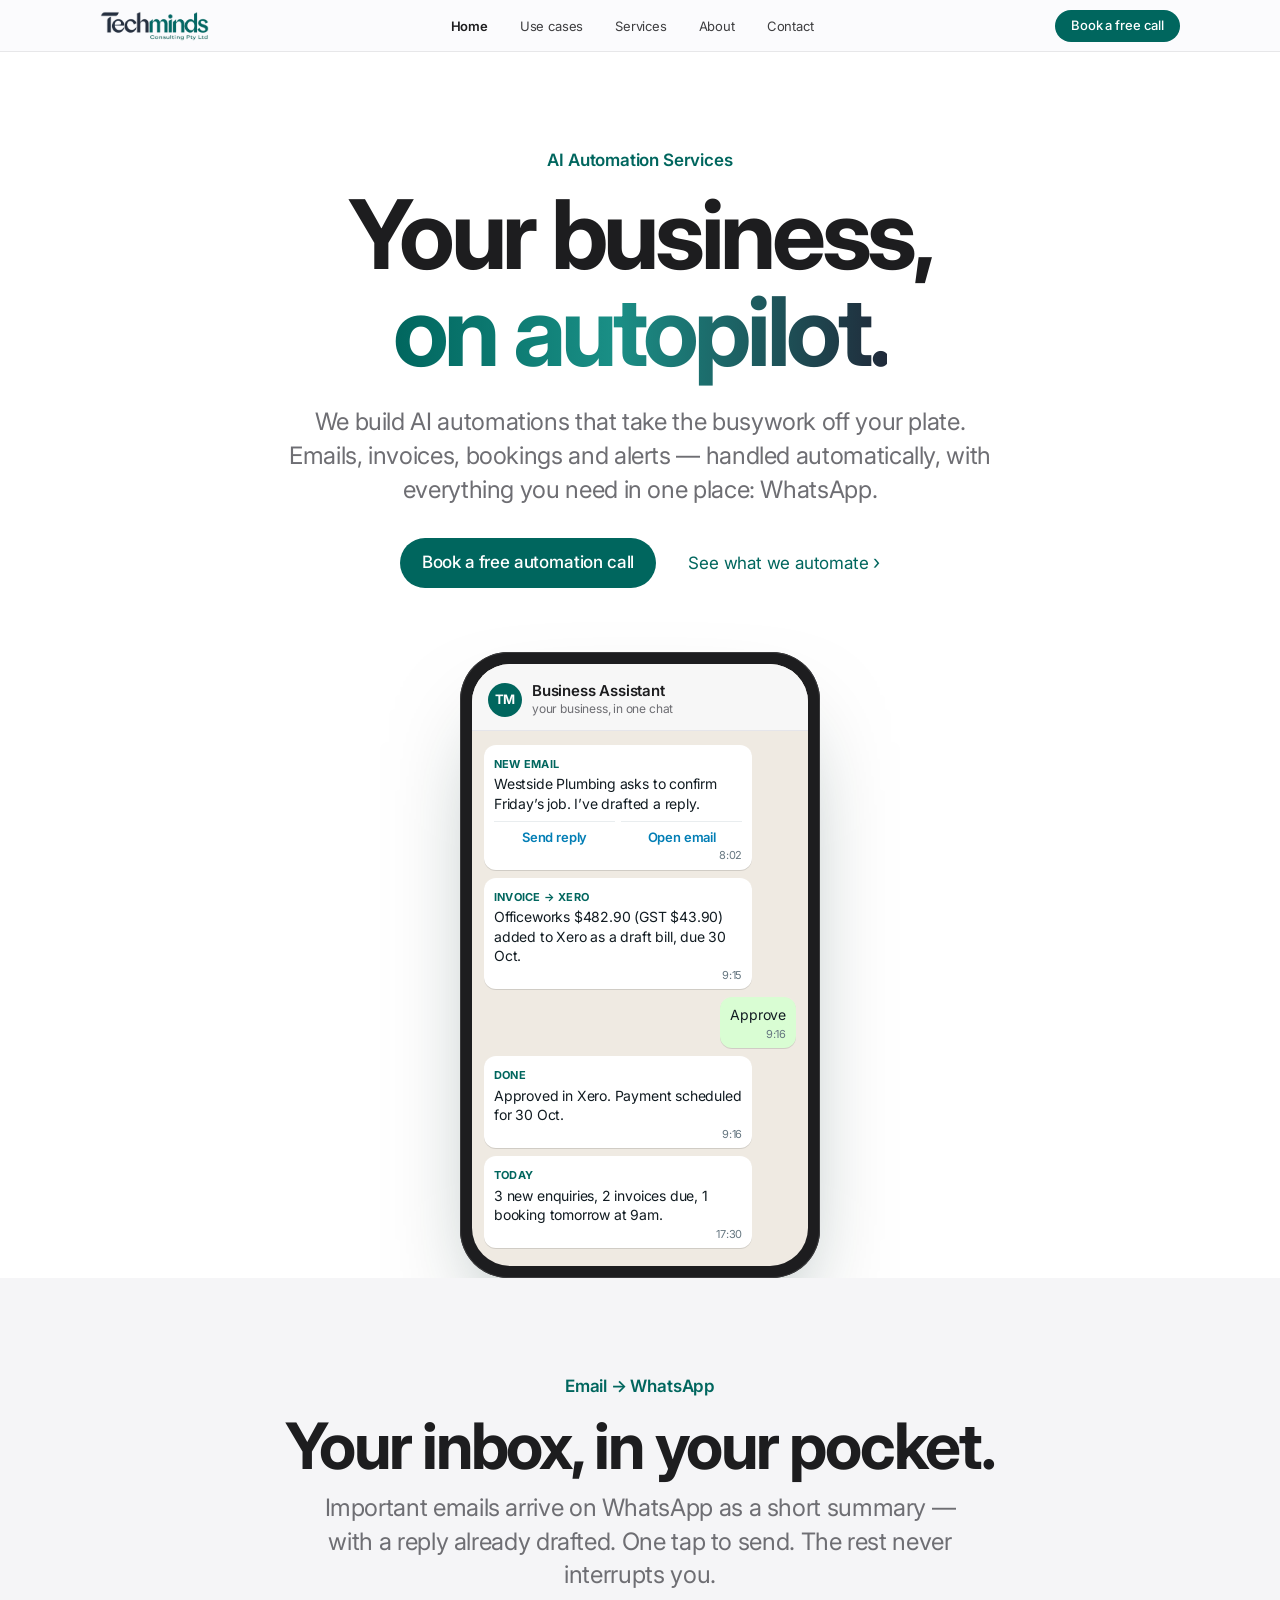
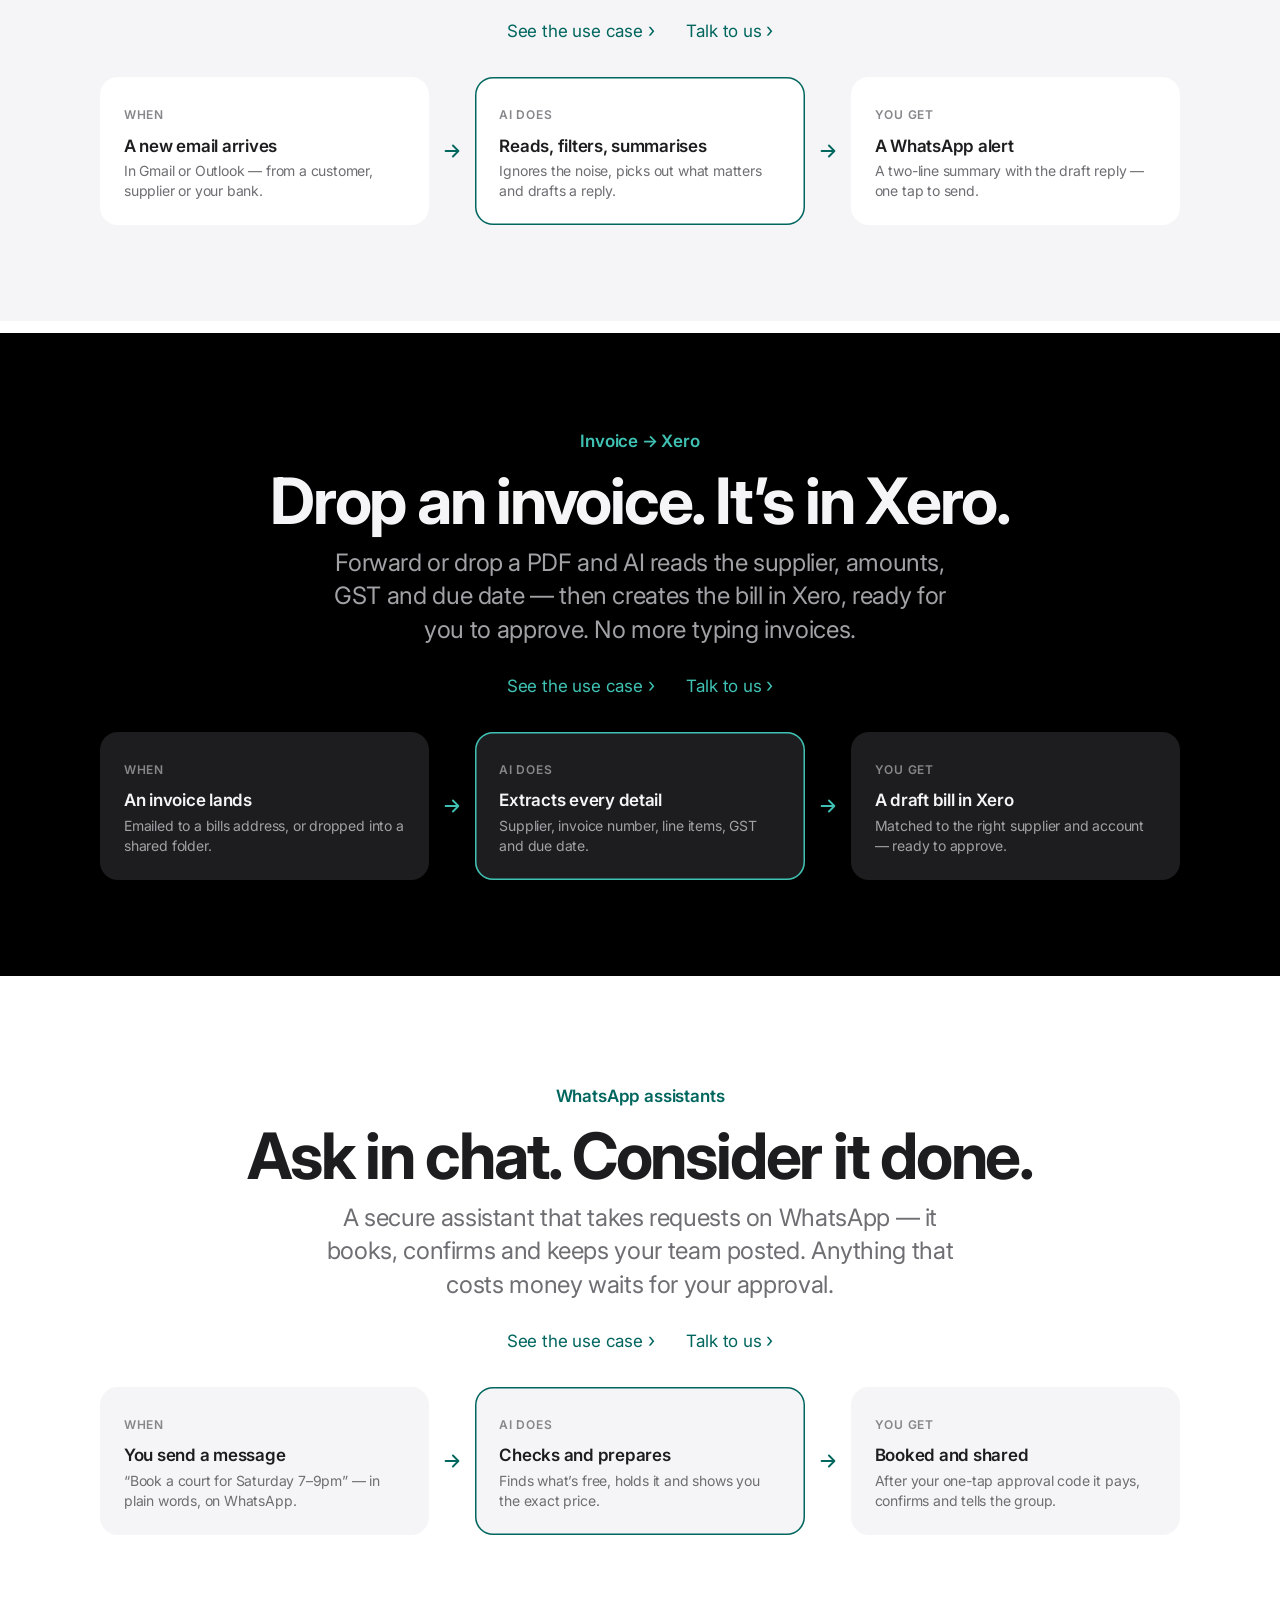
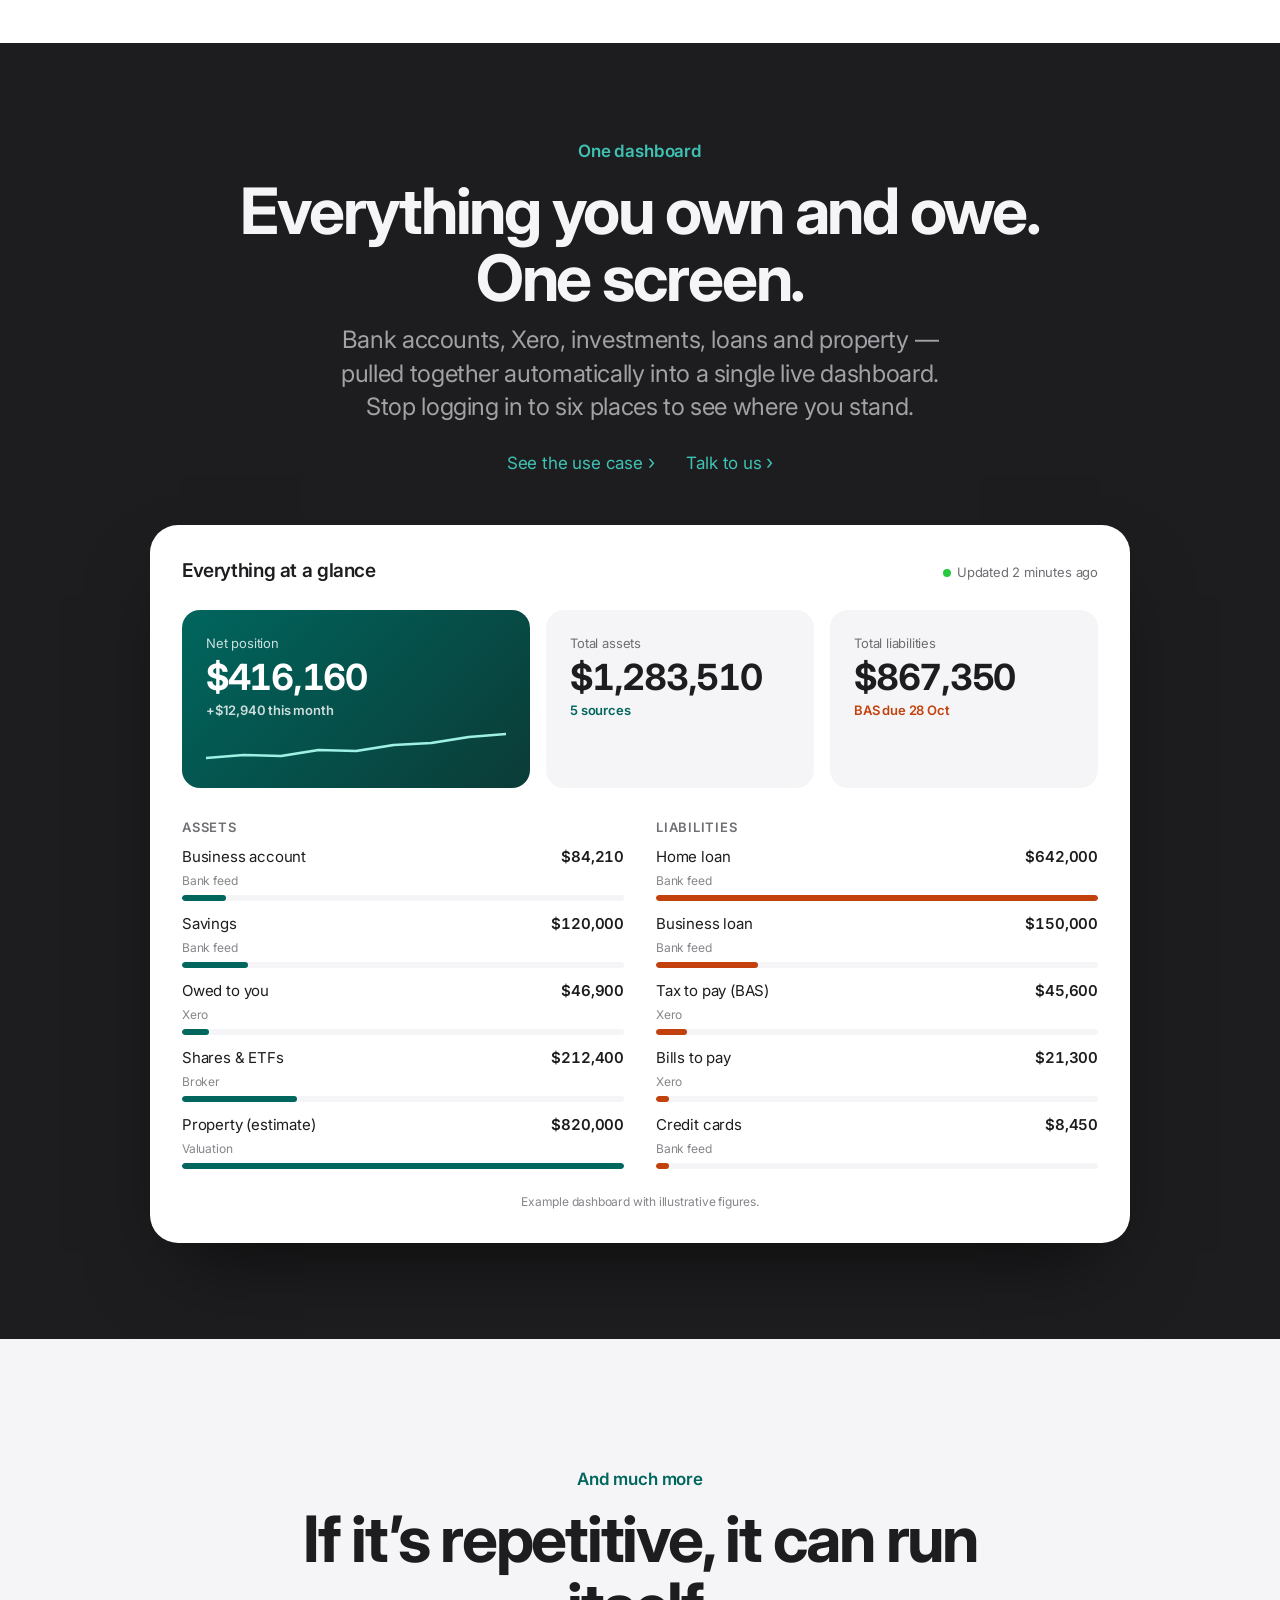
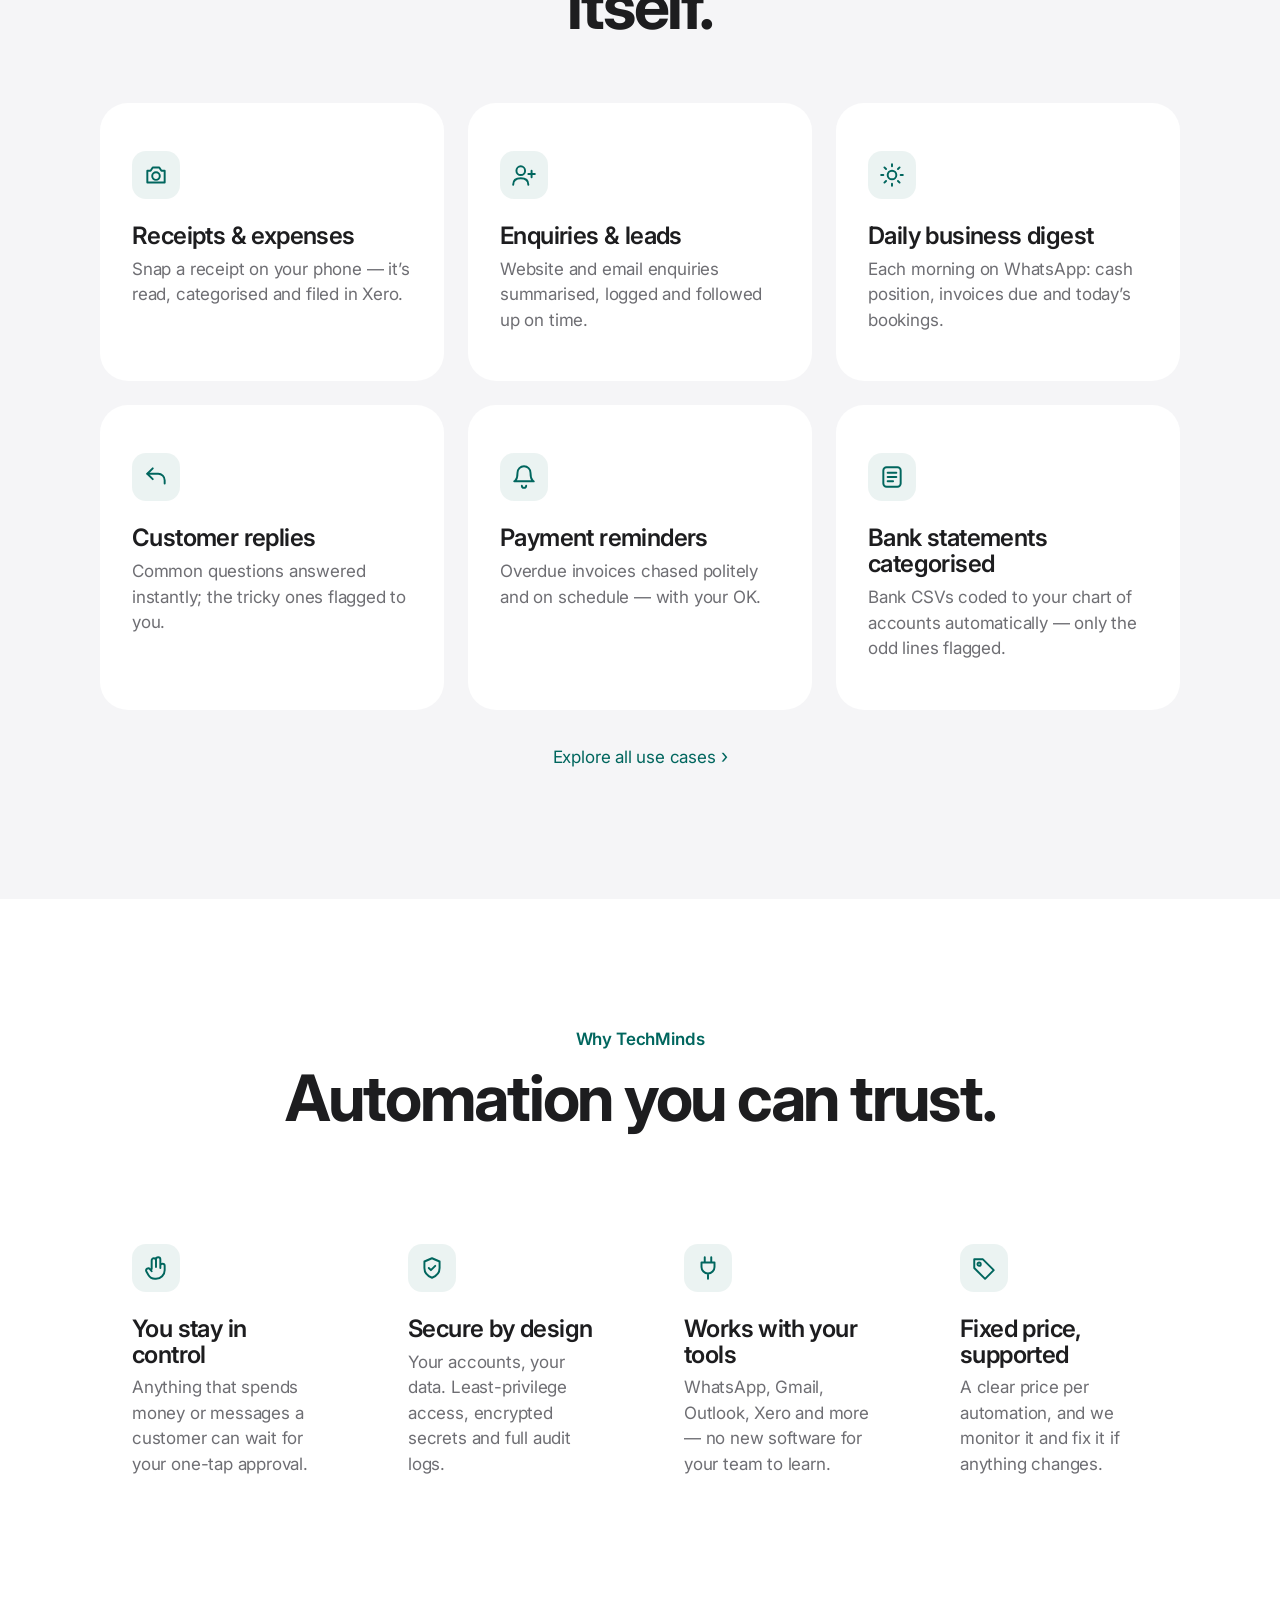
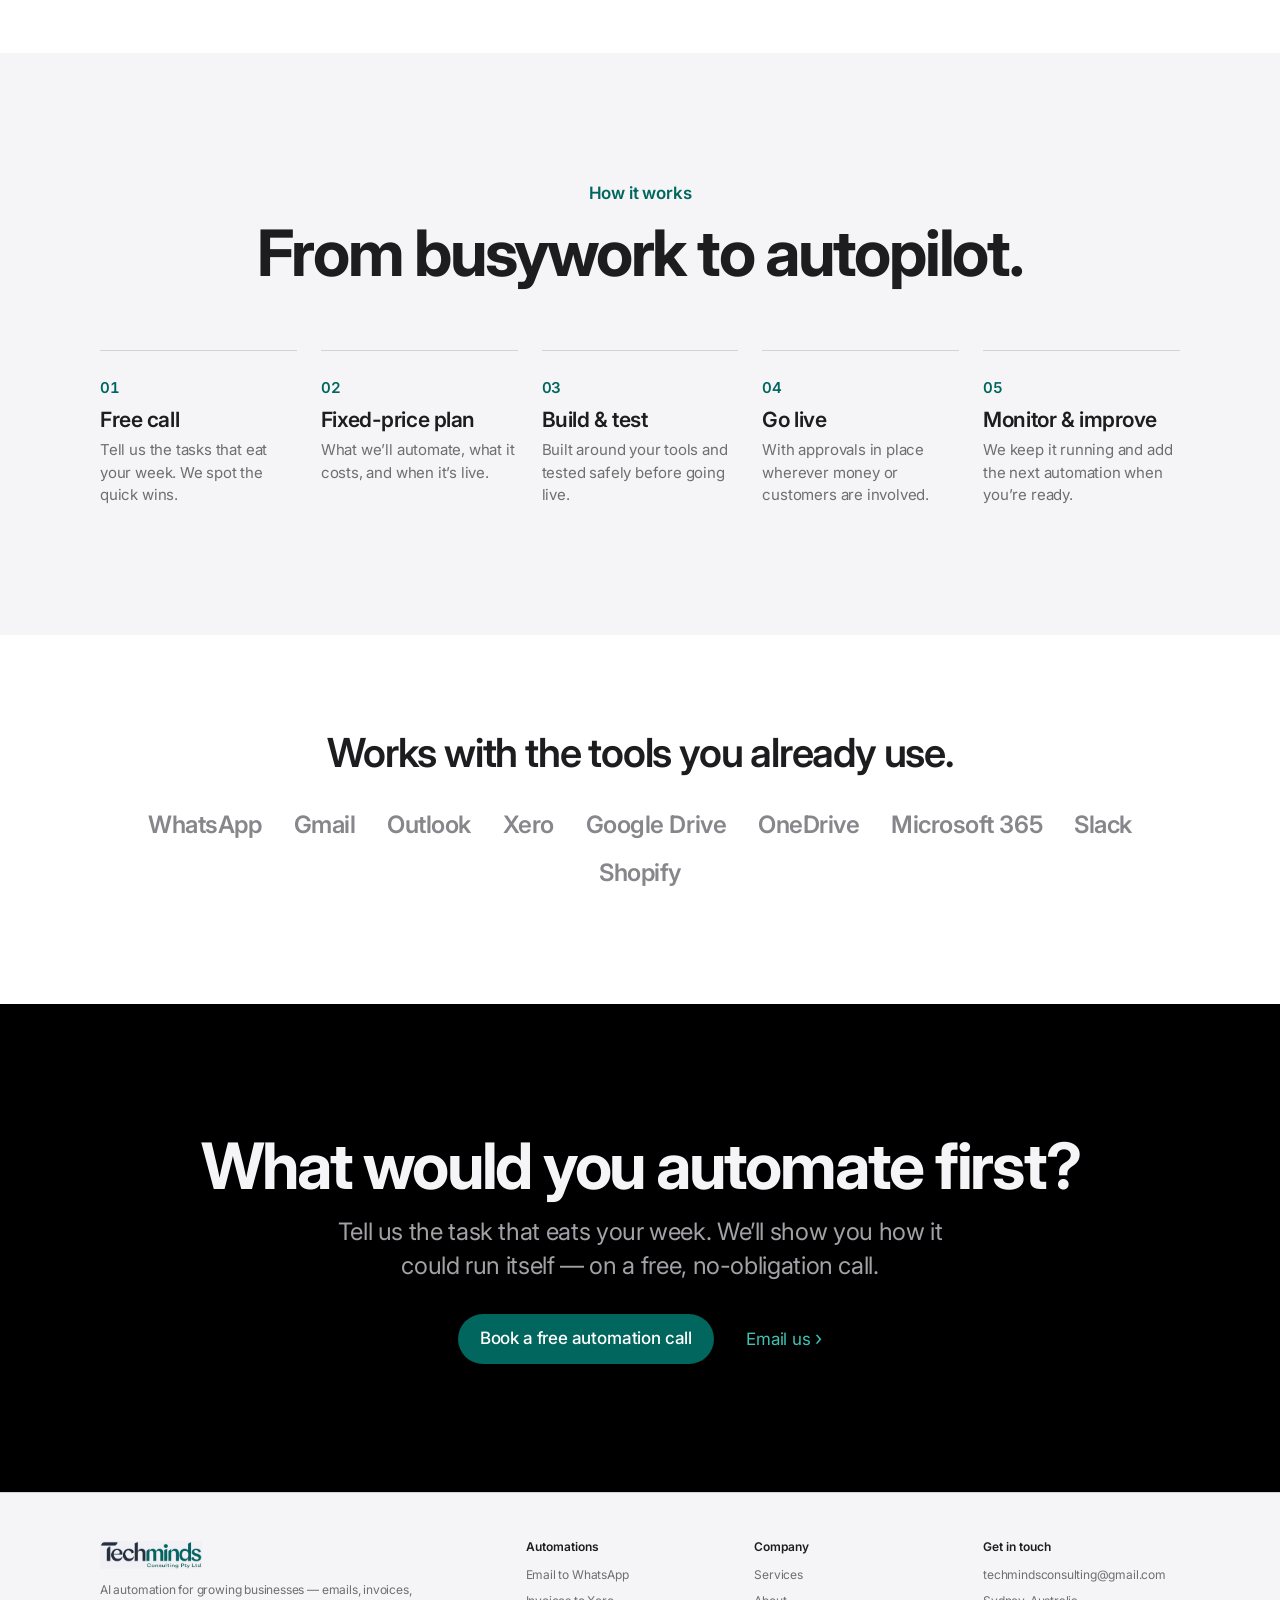
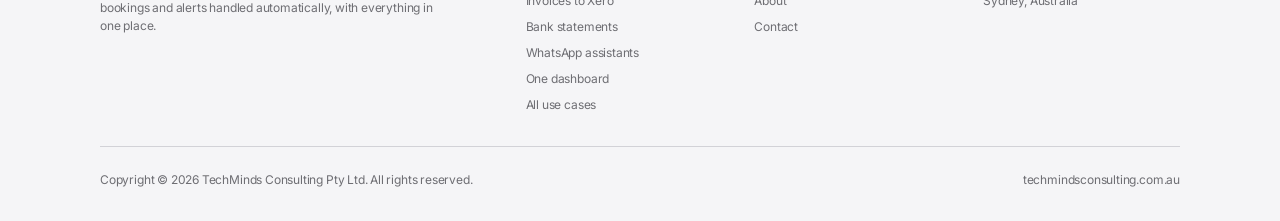
<file: site/index.html>
<!doctype html>
<html lang="en-AU">
<head>
  <meta charset="utf-8" />
  <meta name="viewport" content="width=device-width, initial-scale=1" />
  <title>TechMinds Consulting — AI Automation Services, Sydney</title>
  <meta name="description" content="AI automation for growing businesses: email alerts on WhatsApp, invoices straight into Xero, WhatsApp assistants and more. Based in Sydney." />
  <meta name="theme-color" content="#fbfbfd" />
  <link rel="icon" href="assets/logo.png" />
  <meta property="og:title" content="TechMinds Consulting — AI Automation Services, Sydney" />
  <meta property="og:description" content="AI automation for growing businesses: email alerts on WhatsApp, invoices straight into Xero, WhatsApp assistants and more. Based in Sydney." />
  <meta property="og:image" content="https://techmindsconsulting.com.au/assets/logo.png" />
  <link rel="canonical" href="https://techmindsconsulting.com.au/" />
  <link rel="preconnect" href="https://fonts.googleapis.com" />
  <link rel="preconnect" href="https://fonts.gstatic.com" crossorigin />
  <link href="https://fonts.googleapis.com/css2?family=Inter:wght@400;500;600;700&display=swap" rel="stylesheet" />
  <link rel="stylesheet" href="css/style.css?v=20261019" />
  <script>document.documentElement.classList.add("js")</script>
  <script src="js/main.js?v=20261019" defer></script>
</head>
<body>
  <a class="skip-link" href="#main">Skip to content</a>

  <header class="nav">
    <div class="nav-inner">
      <a href="index.html" class="nav-logo"><img src="assets/logo.png" alt="TechMinds Consulting — home" width="109" height="30" /></a>
      <nav aria-label="Main">
        <ul class="nav-links" id="nav-links">
          <li><a href="index.html">Home</a></li>
          <li><a href="use-cases.html">Use cases</a></li>
          <li><a href="services.html">Services</a></li>
          <li><a href="about.html">About</a></li>
          <li><a href="contact.html">Contact</a></li>
        </ul>
      </nav>
      <a href="contact.html" class="btn btn-primary nav-cta">Book a free call</a>
      <button class="nav-toggle" type="button" aria-controls="nav-links" aria-expanded="false" aria-label="Open menu">
        <svg width="20" height="20" viewBox="0 0 20 20" aria-hidden="true"><path d="M2 6h16M2 14h16" stroke="currentColor" stroke-width="1.6" stroke-linecap="round"/></svg>
      </button>
    </div>
  </header>

  <main id="main">

    <section class="hero">
      <div class="container">
        <span class="eyebrow reveal">AI Automation Services</span>
        <h1 class="display reveal reveal-delay-1">Your business,<br /><span class="gradient-text">on autopilot.</span></h1>
        <p class="lede reveal reveal-delay-2">We build AI automations that take the busywork off your plate. Emails, invoices, bookings and alerts — handled automatically, with everything you need in one place: WhatsApp.</p>
        <div class="cta-row reveal reveal-delay-3">
          <a href="contact.html" class="btn btn-primary">Book a free automation call</a>
          <a href="use-cases.html" class="link-more">See what we automate</a>
        </div>
      </div>

      <div class="phone reveal reveal-delay-3" role="img" aria-label="Example WhatsApp chat: an email summary with a drafted reply, an invoice added to Xero and approved with one tap, and a daily summary.">
        <div class="phone-screen" aria-hidden="true">
          <div class="chat-head"><div class="chat-avatar">TM</div><div><div class="chat-name">Business Assistant</div><div class="chat-sub">your business, in one chat</div></div></div>
          <div class="chat">
            <div class="bubble"><span class="tag">New email</span><br />Westside Plumbing asks to confirm Friday’s job. I’ve drafted a reply.<div class="btns"><span>Send reply</span><span>Open email</span></div><span class="time">8:02</span></div>
            <div class="bubble"><span class="tag">Invoice → Xero</span><br />Officeworks $482.90 (GST $43.90) added to Xero as a draft bill, due 30 Oct.<span class="time">9:15</span></div>
            <div class="bubble me">Approve<span class="time">9:16</span></div>
            <div class="bubble"><span class="tag">Done</span><br />Approved in Xero. Payment scheduled for 30 Oct.<span class="time">9:16</span></div>
            <div class="bubble"><span class="tag">Today</span><br />3 new enquiries, 2 invoices due, 1 booking tomorrow at 9am.<span class="time">17:30</span></div>
          </div>
        </div>
      </div>
    </section>

    <section class="tile bg-alt" aria-labelledby="t-email">
      <div class="container">
        <span class="eyebrow reveal">Email → WhatsApp</span>
        <h2 class="headline reveal" id="t-email">Your inbox, in your pocket.</h2>
        <p class="lede reveal">Important emails arrive on WhatsApp as a short summary — with a reply already drafted. One tap to send. The rest never interrupts you.</p>
        <div class="cta-row reveal">
          <a href="use-cases.html#email-to-whatsapp" class="link-more">See the use case</a>
          <a href="contact.html" class="link-more">Talk to us</a>
        </div>
        <div class="flow reveal" role="list" aria-label="How this automation works">
  <div role="listitem"><div class="flow-step"><span class="label">When</span><h3>A new email arrives</h3><p>In Gmail or Outlook — from a customer, supplier or your bank.</p></div></div><div class="flow-arrow" aria-hidden="true"><svg viewBox="0 0 24 24" fill="none" stroke="currentColor" stroke-width="2" stroke-linecap="round" stroke-linejoin="round"><path d="M5 12h14M13 6l6 6-6 6"/></svg></div>
  <div role="listitem"><div class="flow-step ai"><span class="label">AI does</span><h3>Reads, filters, summarises</h3><p>Ignores the noise, picks out what matters and drafts a reply.</p></div></div><div class="flow-arrow" aria-hidden="true"><svg viewBox="0 0 24 24" fill="none" stroke="currentColor" stroke-width="2" stroke-linecap="round" stroke-linejoin="round"><path d="M5 12h14M13 6l6 6-6 6"/></svg></div>
  <div role="listitem"><div class="flow-step"><span class="label">You get</span><h3>A WhatsApp alert</h3><p>A two-line summary with the draft reply — one tap to send.</p></div></div>
</div>
      </div>
      <div style="height: 96px"></div>
    </section>

    <section class="tile on-dark" aria-labelledby="t-xero">
      <div class="container">
        <span class="eyebrow reveal">Invoice → Xero</span>
        <h2 class="headline reveal" id="t-xero">Drop an invoice. It’s in Xero.</h2>
        <p class="lede reveal">Forward or drop a PDF and AI reads the supplier, amounts, GST and due date — then creates the bill in Xero, ready for you to approve. No more typing invoices.</p>
        <div class="cta-row reveal">
          <a href="use-cases.html#invoice-to-xero" class="link-more">See the use case</a>
          <a href="contact.html" class="link-more">Talk to us</a>
        </div>
        <div class="flow reveal" role="list" aria-label="How this automation works">
  <div role="listitem"><div class="flow-step"><span class="label">When</span><h3>An invoice lands</h3><p>Emailed to a bills address, or dropped into a shared folder.</p></div></div><div class="flow-arrow" aria-hidden="true"><svg viewBox="0 0 24 24" fill="none" stroke="currentColor" stroke-width="2" stroke-linecap="round" stroke-linejoin="round"><path d="M5 12h14M13 6l6 6-6 6"/></svg></div>
  <div role="listitem"><div class="flow-step ai"><span class="label">AI does</span><h3>Extracts every detail</h3><p>Supplier, invoice number, line items, GST and due date.</p></div></div><div class="flow-arrow" aria-hidden="true"><svg viewBox="0 0 24 24" fill="none" stroke="currentColor" stroke-width="2" stroke-linecap="round" stroke-linejoin="round"><path d="M5 12h14M13 6l6 6-6 6"/></svg></div>
  <div role="listitem"><div class="flow-step"><span class="label">You get</span><h3>A draft bill in Xero</h3><p>Matched to the right supplier and account — ready to approve.</p></div></div>
</div>
      </div>
      <div style="height: 96px"></div>
    </section>

    <section class="tile" aria-labelledby="t-assistant">
      <div class="container">
        <span class="eyebrow reveal">WhatsApp assistants</span>
        <h2 class="headline reveal" id="t-assistant">Ask in chat. Consider it done.</h2>
        <p class="lede reveal">A secure assistant that takes requests on WhatsApp — it books, confirms and keeps your team posted. Anything that costs money waits for your approval.</p>
        <div class="cta-row reveal">
          <a href="use-cases.html#whatsapp-assistant" class="link-more">See the use case</a>
          <a href="contact.html" class="link-more">Talk to us</a>
        </div>
        <div class="flow reveal" role="list" aria-label="How this automation works">
  <div role="listitem"><div class="flow-step"><span class="label">When</span><h3>You send a message</h3><p>“Book a court for Saturday 7–9pm” — in plain words, on WhatsApp.</p></div></div><div class="flow-arrow" aria-hidden="true"><svg viewBox="0 0 24 24" fill="none" stroke="currentColor" stroke-width="2" stroke-linecap="round" stroke-linejoin="round"><path d="M5 12h14M13 6l6 6-6 6"/></svg></div>
  <div role="listitem"><div class="flow-step ai"><span class="label">AI does</span><h3>Checks and prepares</h3><p>Finds what’s free, holds it and shows you the exact price.</p></div></div><div class="flow-arrow" aria-hidden="true"><svg viewBox="0 0 24 24" fill="none" stroke="currentColor" stroke-width="2" stroke-linecap="round" stroke-linejoin="round"><path d="M5 12h14M13 6l6 6-6 6"/></svg></div>
  <div role="listitem"><div class="flow-step"><span class="label">You get</span><h3>Booked and shared</h3><p>After your one-tap approval code it pays, confirms and tells the group.</p></div></div>
</div>
      </div>
      <div style="height: 96px"></div>
    </section>

    <section class="tile on-dark alt" aria-labelledby="t-dash">
      <div class="container">
        <span class="eyebrow reveal">One dashboard</span>
        <h2 class="headline reveal" id="t-dash">Everything you own and owe.<br />One screen.</h2>
        <p class="lede reveal">Bank accounts, Xero, investments, loans and property — pulled together automatically into a single live dashboard. Stop logging in to six places to see where you stand.</p>
        <div class="cta-row reveal">
          <a href="use-cases.html#one-dashboard" class="link-more">See the use case</a>
          <a href="contact.html" class="link-more">Talk to us</a>
        </div>
      </div>
      <div class="dash reveal" role="img" aria-label="Example dashboard: total assets $1,283,510, total liabilities $867,350, net position $416,160, with every account listed.">
  <div aria-hidden="true">
    <div class="dash-head"><span class="dash-title">Everything at a glance</span><span class="dash-meta">Updated 2 minutes ago</span></div>
    <div class="kpis">
      <div class="kpi net"><div class="k">Net position</div><div class="v">$416,160</div><div class="d">+$12,940 this month</div>
        <svg viewBox="0 0 200 36" fill="none" preserveAspectRatio="none"><path d="M0 30 L25 27 L50 28 L75 22 L100 23 L125 17 L150 15 L175 9 L200 6" stroke="#9ff0e5" stroke-width="2.5" stroke-linecap="round" stroke-linejoin="round"/></svg></div>
      <div class="kpi"><div class="k">Total assets</div><div class="v">$1,283,510</div><div class="d">5 sources</div></div>
      <div class="kpi"><div class="k">Total liabilities</div><div class="v">$867,350</div><div class="d" style="color:#c2410c">BAS due 28 Oct</div></div>
    </div>
    <div class="ledger">
      <div class="assets"><h3>Assets</h3><ul><li><span>Business account<br /><span class="src">Bank feed</span></span><span class="amt">$84,210</span><span class="bar"><span style="width:10%"></span></span></li>
<li><span>Savings<br /><span class="src">Bank feed</span></span><span class="amt">$120,000</span><span class="bar"><span style="width:15%"></span></span></li>
<li><span>Owed to you<br /><span class="src">Xero</span></span><span class="amt">$46,900</span><span class="bar"><span style="width:6%"></span></span></li>
<li><span>Shares &amp; ETFs<br /><span class="src">Broker</span></span><span class="amt">$212,400</span><span class="bar"><span style="width:26%"></span></span></li>
<li><span>Property (estimate)<br /><span class="src">Valuation</span></span><span class="amt">$820,000</span><span class="bar"><span style="width:100%"></span></span></li></ul></div>
      <div class="liabilities"><h3>Liabilities</h3><ul><li><span>Home loan<br /><span class="src">Bank feed</span></span><span class="amt">$642,000</span><span class="bar"><span style="width:100%"></span></span></li>
<li><span>Business loan<br /><span class="src">Bank feed</span></span><span class="amt">$150,000</span><span class="bar"><span style="width:23%"></span></span></li>
<li><span>Tax to pay (BAS)<br /><span class="src">Xero</span></span><span class="amt">$45,600</span><span class="bar"><span style="width:7%"></span></span></li>
<li><span>Bills to pay<br /><span class="src">Xero</span></span><span class="amt">$21,300</span><span class="bar"><span style="width:3%"></span></span></li>
<li><span>Credit cards<br /><span class="src">Bank feed</span></span><span class="amt">$8,450</span><span class="bar"><span style="width:3%"></span></span></li></ul></div>
    </div>
    <p class="dash-note">Example dashboard with illustrative figures.</p>
  </div>
</div>
      <div style="height: 96px"></div>
    </section>

    <section class="section bg-alt" aria-labelledby="more">
      <div class="container">
        <div class="section-head reveal">
          <span class="eyebrow">And much more</span>
          <h2 class="headline" id="more">If it’s repetitive, it can run itself.</h2>
        </div>
<div class="grid grid-3">
<article class="card reveal"><div class="icon"><svg viewBox="0 0 24 24" fill="none" stroke="currentColor" stroke-width="1.8" stroke-linecap="round" stroke-linejoin="round" aria-hidden="true"><path d="M4 8h3l2-3h6l2 3h3v11H4z"/><circle cx="12" cy="13" r="3.5"/></svg></div><h3>Receipts &amp; expenses</h3><p>Snap a receipt on your phone — it’s read, categorised and filed in Xero.</p></article>
<article class="card reveal reveal-delay-1"><div class="icon"><svg viewBox="0 0 24 24" fill="none" stroke="currentColor" stroke-width="1.8" stroke-linecap="round" stroke-linejoin="round" aria-hidden="true"><circle cx="9" cy="8" r="4"/><path d="M2 21c0-4 3-6 7-6s7 2 7 6M19 8v6M16 11h6"/></svg></div><h3>Enquiries &amp; leads</h3><p>Website and email enquiries summarised, logged and followed up on time.</p></article>
<article class="card reveal reveal-delay-2"><div class="icon"><svg viewBox="0 0 24 24" fill="none" stroke="currentColor" stroke-width="1.8" stroke-linecap="round" stroke-linejoin="round" aria-hidden="true"><circle cx="12" cy="12" r="4"/><path d="M12 2v2M12 20v2M2 12h2M20 12h2M5 5l1.5 1.5M17.5 17.5L19 19M19 5l-1.5 1.5M6.5 17.5L5 19"/></svg></div><h3>Daily business digest</h3><p>Each morning on WhatsApp: cash position, invoices due and today’s bookings.</p></article>
<article class="card reveal"><div class="icon"><svg viewBox="0 0 24 24" fill="none" stroke="currentColor" stroke-width="1.8" stroke-linecap="round" stroke-linejoin="round" aria-hidden="true"><path d="M9 14L4 9l5-5"/><path d="M4 9h10a6 6 0 0 1 6 6v3"/></svg></div><h3>Customer replies</h3><p>Common questions answered instantly; the tricky ones flagged to you.</p></article>
<article class="card reveal reveal-delay-1"><div class="icon"><svg viewBox="0 0 24 24" fill="none" stroke="currentColor" stroke-width="1.8" stroke-linecap="round" stroke-linejoin="round" aria-hidden="true"><path d="M6 8a6 6 0 0 1 12 0c0 7 3 8 3 8H3s3-1 3-8"/><path d="M10 20a2 2 0 0 0 4 0"/></svg></div><h3>Payment reminders</h3><p>Overdue invoices chased politely and on schedule — with your OK.</p></article>
<article class="card reveal reveal-delay-2"><div class="icon"><svg viewBox="0 0 24 24" fill="none" stroke="currentColor" stroke-width="1.8" stroke-linecap="round" stroke-linejoin="round" aria-hidden="true"><rect x="4" y="3" width="16" height="18" rx="3"/><path d="M8 8h8M8 12h8M8 16h5"/></svg></div><h3>Bank statements categorised</h3><p>Bank CSVs coded to your chart of accounts automatically — only the odd lines flagged.</p></article>
</div>
        <div class="cta-row reveal"><a href="use-cases.html" class="link-more">Explore all use cases</a></div>
      </div>
    </section>

    <section class="section" aria-labelledby="why">
      <div class="container">
        <div class="section-head reveal">
          <span class="eyebrow">Why TechMinds</span>
          <h2 class="headline" id="why">Automation you can trust.</h2>
        </div>
<div class="grid grid-4">
<article class="card reveal"><div class="icon"><svg viewBox="0 0 24 24" fill="none" stroke="currentColor" stroke-width="1.8" stroke-linecap="round" stroke-linejoin="round" aria-hidden="true"><path d="M8 13V5a2 2 0 0 1 4 0v6M12 11V4a2 2 0 0 1 4 0v8M16 10a2 2 0 0 1 4 0v4a8 8 0 0 1-8 8h-1a7 7 0 0 1-6-3.5L3 15a2 2 0 0 1 3.4-2L8 15"/></svg></div><h3>You stay in control</h3><p>Anything that spends money or messages a customer can wait for your one-tap approval.</p></article>
<article class="card reveal reveal-delay-1"><div class="icon"><svg viewBox="0 0 24 24" fill="none" stroke="currentColor" stroke-width="1.8" stroke-linecap="round" stroke-linejoin="round" aria-hidden="true"><path d="M12 3l7 3v6c0 4.5-3 7.5-7 9-4-1.5-7-4.5-7-9V6l7-3z"/><path d="M9 12l2 2 4-4"/></svg></div><h3>Secure by design</h3><p>Your accounts, your data. Least-privilege access, encrypted secrets and full audit logs.</p></article>
<article class="card reveal reveal-delay-2"><div class="icon"><svg viewBox="0 0 24 24" fill="none" stroke="currentColor" stroke-width="1.8" stroke-linecap="round" stroke-linejoin="round" aria-hidden="true"><path d="M9 2v5M15 2v5M6 7h12v4a6 6 0 0 1-12 0zM12 17v5"/></svg></div><h3>Works with your tools</h3><p>WhatsApp, Gmail, Outlook, Xero and more — no new software for your team to learn.</p></article>
<article class="card reveal"><div class="icon"><svg viewBox="0 0 24 24" fill="none" stroke="currentColor" stroke-width="1.8" stroke-linecap="round" stroke-linejoin="round" aria-hidden="true"><path d="M3 12V4h8l10 10-8 8z"/><circle cx="7.5" cy="8.5" r="1.5"/></svg></div><h3>Fixed price, supported</h3><p>A clear price per automation, and we monitor it and fix it if anything changes.</p></article>
</div>
      </div>
    </section>

    <section class="section bg-alt" aria-labelledby="process">
      <div class="container">
        <div class="section-head reveal">
          <span class="eyebrow">How it works</span>
          <h2 class="headline" id="process">From busywork to autopilot.</h2>
        </div>
        <ol class="steps reveal">
          <li><span class="num">01</span><h3>Free call</h3><p>Tell us the tasks that eat your week. We spot the quick wins.</p></li>
          <li><span class="num">02</span><h3>Fixed-price plan</h3><p>What we’ll automate, what it costs, and when it’s live.</p></li>
          <li><span class="num">03</span><h3>Build &amp; test</h3><p>Built around your tools and tested safely before going live.</p></li>
          <li><span class="num">04</span><h3>Go live</h3><p>With approvals in place wherever money or customers are involved.</p></li>
          <li><span class="num">05</span><h3>Monitor &amp; improve</h3><p>We keep it running and add the next automation when you’re ready.</p></li>
        </ol>
      </div>
    </section>

    <section class="section-tight center" aria-labelledby="platforms">
      <div class="container reveal">
        <h2 class="title" id="platforms">Works with the tools you already use.</h2>
        <ul class="platforms">
          <li>WhatsApp</li><li>Gmail</li><li>Outlook</li><li>Xero</li><li>Google Drive</li>
          <li>OneDrive</li><li>Microsoft 365</li><li>Slack</li><li>Shopify</li>
        </ul>
      </div>
    </section>

    <section class="section on-dark closing" aria-labelledby="closing">
      <div class="container reveal">
        <h2 class="headline" id="closing">What would you automate first?</h2>
        <p class="lede">Tell us the task that eats your week. We’ll show you how it could run itself — on a free, no-obligation call.</p>
        <div class="cta-row">
          <a href="contact.html" class="btn btn-primary">Book a free automation call</a>
          <a href="mailto:techmindsconsulting@gmail.com" class="link-more">Email us</a>
        </div>
      </div>
    </section>
  </main>

  <footer class="footer">
    <div class="container">
      <div class="footer-top">
        <div class="footer-brand">
          <img src="assets/logo.png" alt="TechMinds Consulting" width="102" height="28" loading="lazy" />
          <p>AI automation for growing businesses — emails, invoices, bookings and alerts handled automatically, with everything in one place.</p>
        </div>
        <div>
          <h2>Automations</h2>
          <ul>
            <li><a href="use-cases.html#email-to-whatsapp">Email to WhatsApp</a></li>
            <li><a href="use-cases.html#invoice-to-xero">Invoices to Xero</a></li>
            <li><a href="use-cases.html#bank-statements">Bank statements</a></li>
            <li><a href="use-cases.html#whatsapp-assistant">WhatsApp assistants</a></li>
            <li><a href="use-cases.html#one-dashboard">One dashboard</a></li>
            <li><a href="use-cases.html">All use cases</a></li>
          </ul>
        </div>
        <div>
          <h2>Company</h2>
          <ul>
            <li><a href="services.html">Services</a></li>
            <li><a href="about.html">About</a></li>
            <li><a href="contact.html">Contact</a></li>
          </ul>
        </div>
        <div>
          <h2>Get in touch</h2>
          <ul>
            <li><a href="mailto:techmindsconsulting@gmail.com">techmindsconsulting@gmail.com</a></li>
            <li>Sydney, Australia</li>
          </ul>
        </div>
      </div>
      <div class="footer-bottom">
        <span>Copyright © 2026 TechMinds Consulting Pty Ltd. All rights reserved.</span>
        <span>techmindsconsulting.com.au</span>
      </div>
    </div>
  </footer>
</body>
</html>
</file>
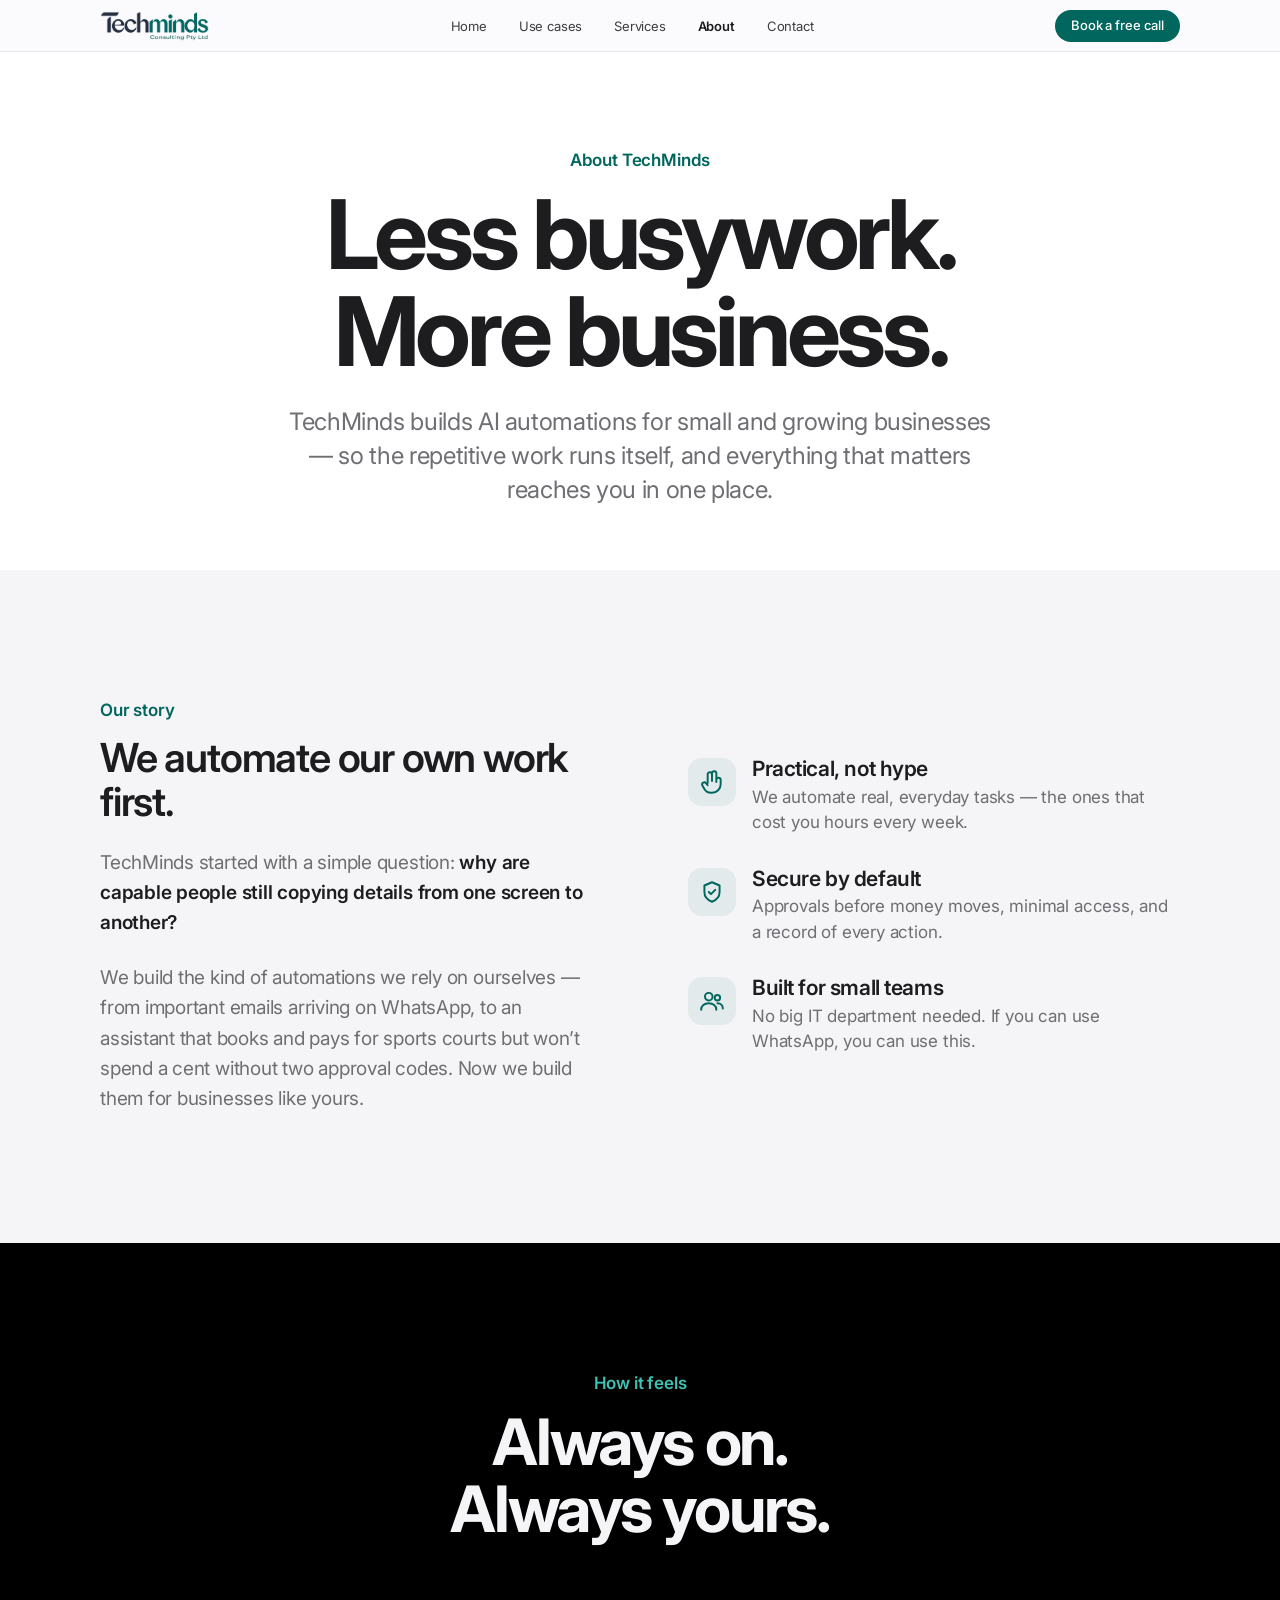
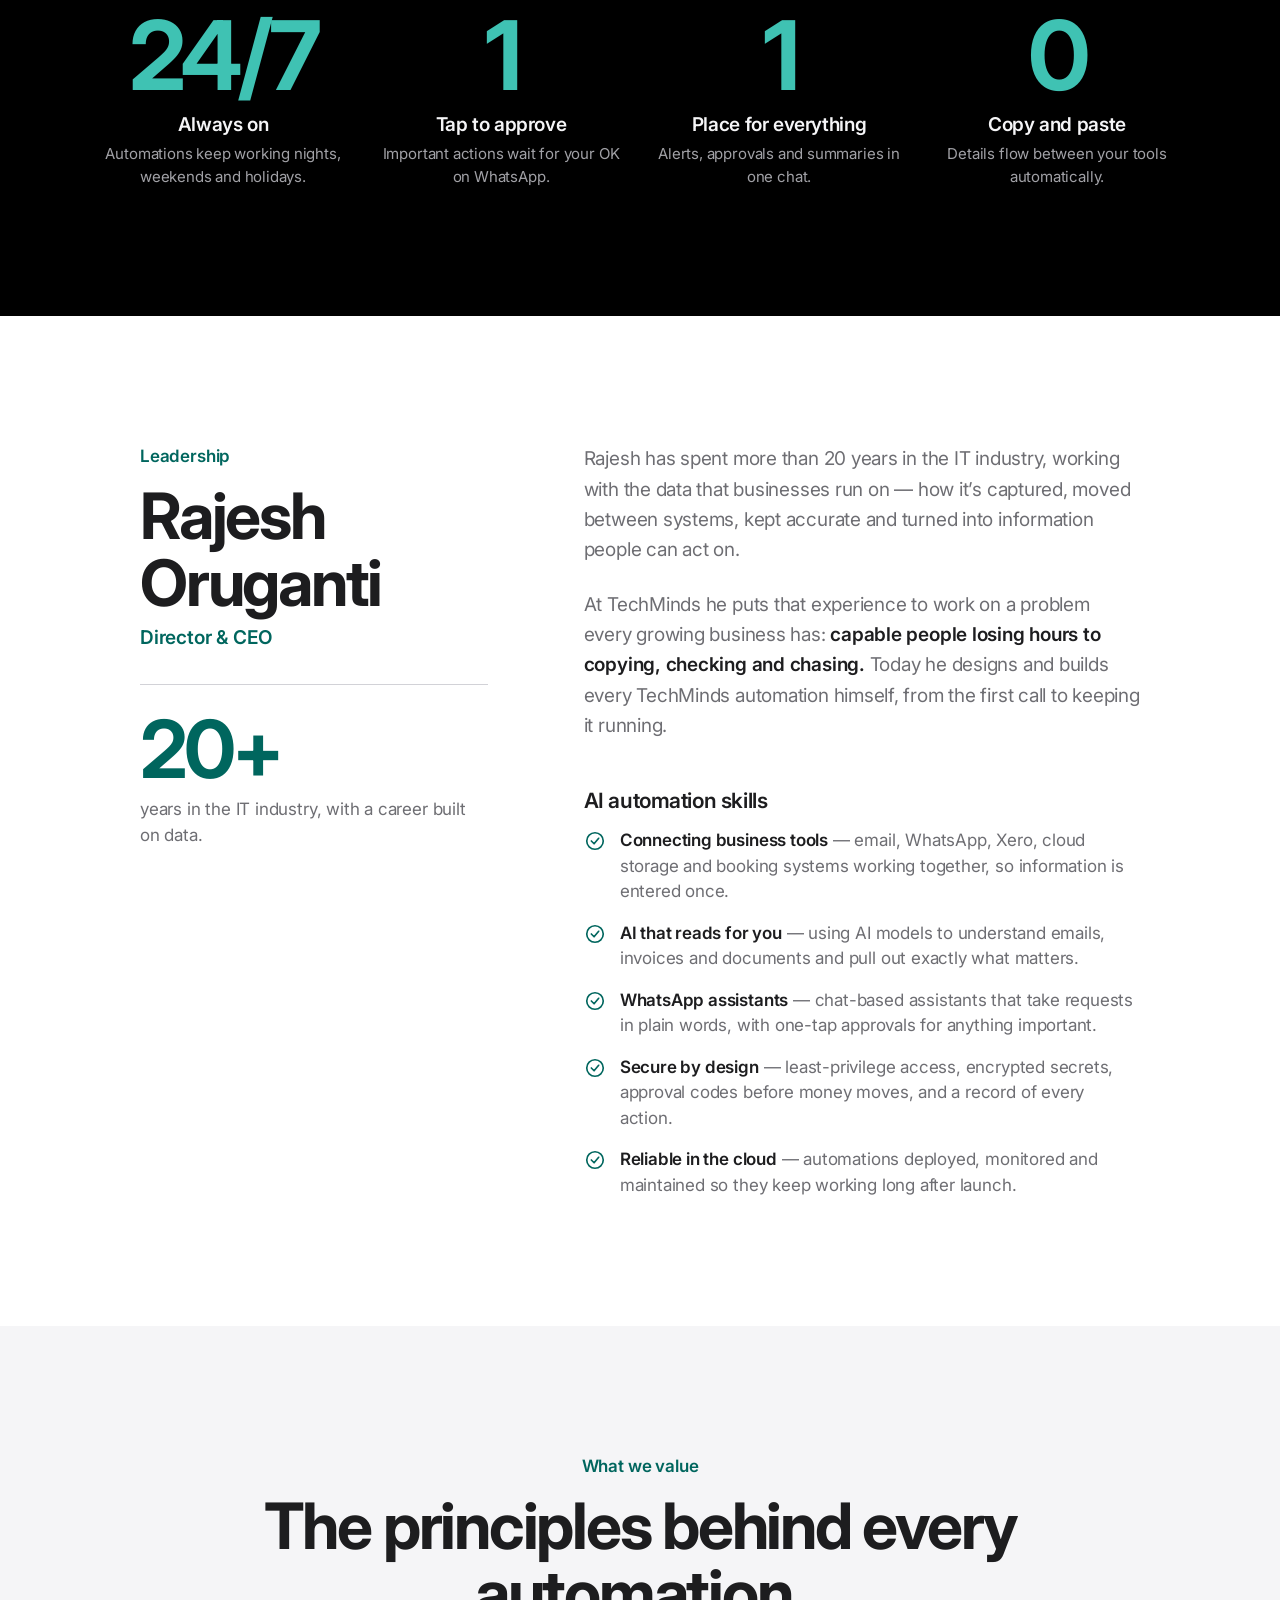
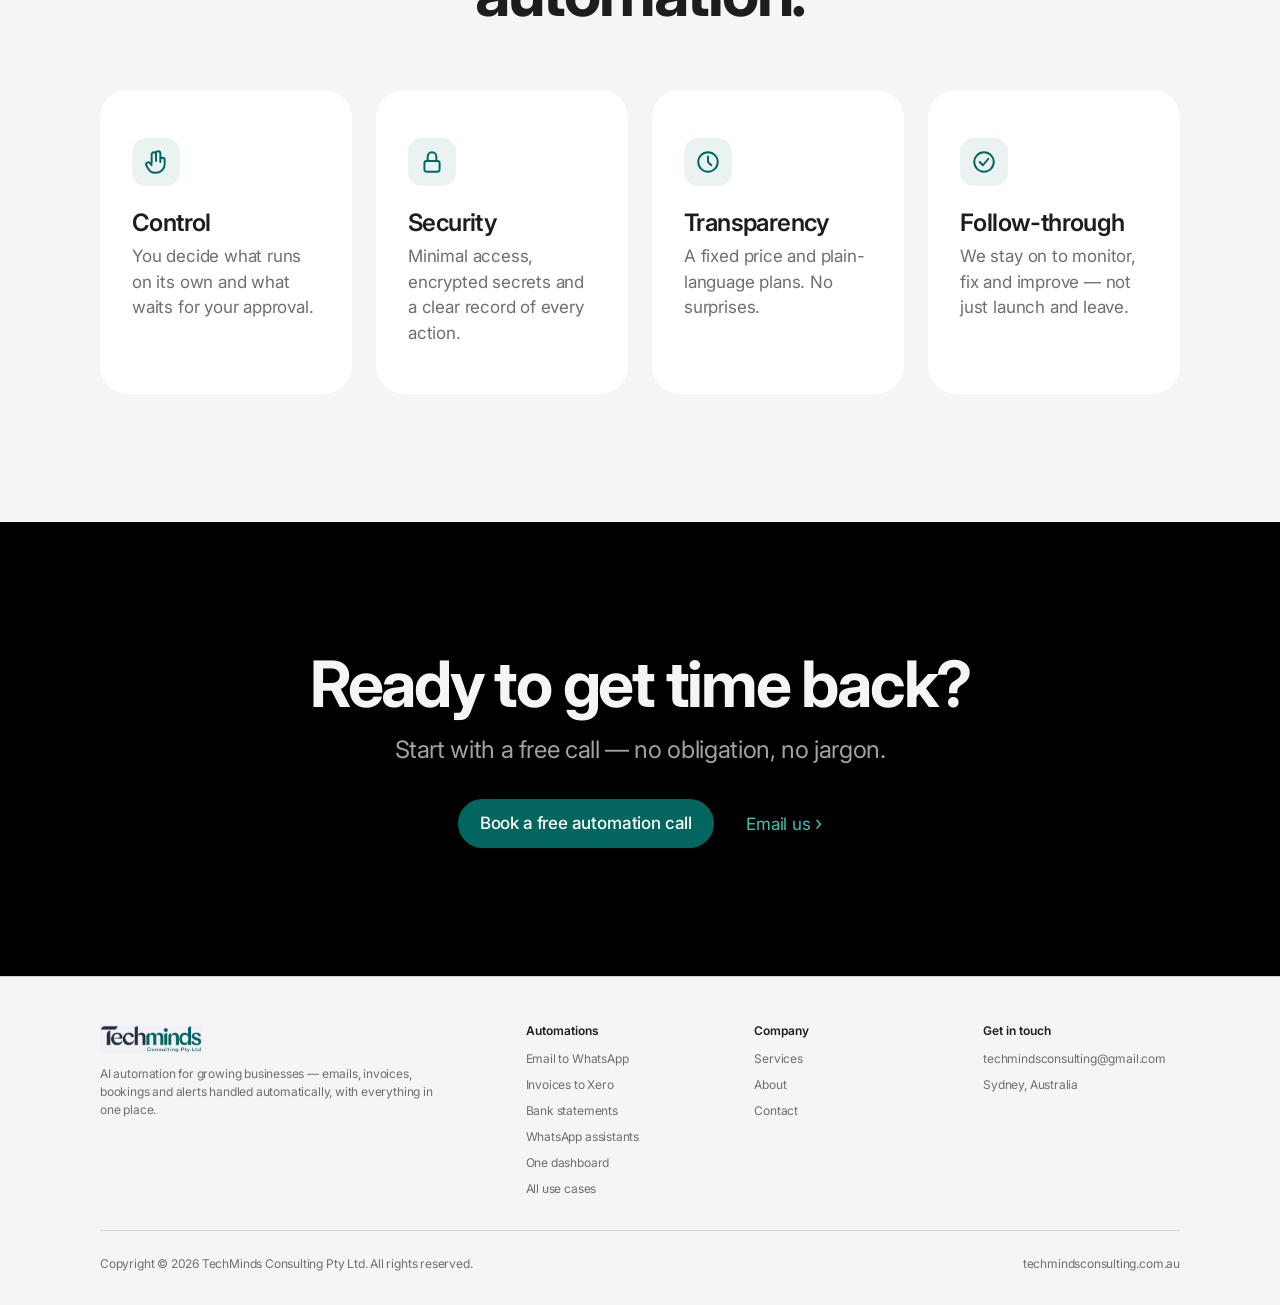
<file: site/about.html>
<!doctype html>
<html lang="en-AU">
<head>
  <meta charset="utf-8" />
  <meta name="viewport" content="width=device-width, initial-scale=1" />
  <title>About — TechMinds Consulting</title>
  <meta name="description" content="TechMinds Consulting builds secure AI automations for small and growing businesses in Sydney." />
  <meta name="theme-color" content="#fbfbfd" />
  <link rel="icon" href="assets/logo.png" />
  <meta property="og:title" content="About — TechMinds Consulting" />
  <meta property="og:description" content="TechMinds Consulting builds secure AI automations for small and growing businesses in Sydney." />
  <meta property="og:image" content="https://techmindsconsulting.com.au/assets/logo.png" />
  <link rel="canonical" href="https://techmindsconsulting.com.au/about.html" />
  <link rel="preconnect" href="https://fonts.googleapis.com" />
  <link rel="preconnect" href="https://fonts.gstatic.com" crossorigin />
  <link href="https://fonts.googleapis.com/css2?family=Inter:wght@400;500;600;700&display=swap" rel="stylesheet" />
  <link rel="stylesheet" href="css/style.css?v=20261019" />
  <script>document.documentElement.classList.add("js")</script>
  <script src="js/main.js?v=20261019" defer></script>
</head>
<body>
  <a class="skip-link" href="#main">Skip to content</a>

  <header class="nav">
    <div class="nav-inner">
      <a href="index.html" class="nav-logo"><img src="assets/logo.png" alt="TechMinds Consulting — home" width="109" height="30" /></a>
      <nav aria-label="Main">
        <ul class="nav-links" id="nav-links">
          <li><a href="index.html">Home</a></li>
          <li><a href="use-cases.html">Use cases</a></li>
          <li><a href="services.html">Services</a></li>
          <li><a href="about.html">About</a></li>
          <li><a href="contact.html">Contact</a></li>
        </ul>
      </nav>
      <a href="contact.html" class="btn btn-primary nav-cta">Book a free call</a>
      <button class="nav-toggle" type="button" aria-controls="nav-links" aria-expanded="false" aria-label="Open menu">
        <svg width="20" height="20" viewBox="0 0 20 20" aria-hidden="true"><path d="M2 6h16M2 14h16" stroke="currentColor" stroke-width="1.6" stroke-linecap="round"/></svg>
      </button>
    </div>
  </header>

  <main id="main">

    <section class="page-hero">
      <div class="container">
        <span class="eyebrow reveal">About TechMinds</span>
        <h1 class="display reveal reveal-delay-1">Less busywork.<br />More business.</h1>
        <p class="lede reveal reveal-delay-2">TechMinds builds AI automations for small and growing businesses — so the repetitive work runs itself, and everything that matters reaches you in one place.</p>
      </div>
    </section>

    <section class="section bg-alt" aria-labelledby="story">
      <div class="container split">
        <div class="prose reveal">
          <span class="eyebrow">Our story</span>
          <h2 class="title" id="story" style="margin-bottom: 24px;">We automate our own work first.</h2>
          <p>TechMinds started with a simple question: <strong>why are capable people still copying details from one screen to another?</strong></p>
          <p>We build the kind of automations we rely on ourselves — from important emails arriving on WhatsApp, to an assistant that books and pays for sports courts but won’t spend a cent without two approval codes. Now we build them for businesses like yours.</p>
        </div>
        <ul class="points reveal reveal-delay-1">
          <li><div class="icon"><svg viewBox="0 0 24 24" fill="none" stroke="currentColor" stroke-width="1.8" stroke-linecap="round" stroke-linejoin="round" aria-hidden="true"><path d="M8 13V5a2 2 0 0 1 4 0v6M12 11V4a2 2 0 0 1 4 0v8M16 10a2 2 0 0 1 4 0v4a8 8 0 0 1-8 8h-1a7 7 0 0 1-6-3.5L3 15a2 2 0 0 1 3.4-2L8 15"/></svg></div><div><h3>Practical, not hype</h3><p>We automate real, everyday tasks — the ones that cost you hours every week.</p></div></li>
          <li><div class="icon"><svg viewBox="0 0 24 24" fill="none" stroke="currentColor" stroke-width="1.8" stroke-linecap="round" stroke-linejoin="round" aria-hidden="true"><path d="M12 3l7 3v6c0 4.5-3 7.5-7 9-4-1.5-7-4.5-7-9V6l7-3z"/><path d="M9 12l2 2 4-4"/></svg></div><div><h3>Secure by default</h3><p>Approvals before money moves, minimal access, and a record of every action.</p></div></li>
          <li><div class="icon"><svg viewBox="0 0 24 24" fill="none" stroke="currentColor" stroke-width="1.8" stroke-linecap="round" stroke-linejoin="round" aria-hidden="true"><circle cx="9" cy="8" r="3.5"/><path d="M2 20c0-3.5 3-6 7-6s7 2.5 7 6"/><circle cx="17" cy="9" r="2.5"/><path d="M17 14c3 0 5 2 5 5"/></svg></div><div><h3>Built for small teams</h3><p>No big IT department needed. If you can use WhatsApp, you can use this.</p></div></li>
        </ul>
      </div>
    </section>

    <section class="section on-dark" aria-labelledby="glance">
      <div class="container">
        <div class="section-head reveal">
          <span class="eyebrow">How it feels</span>
          <h2 class="headline" id="glance">Always on.<br />Always yours.</h2>
        </div>
        <div class="stats reveal">
          <div class="stat"><div class="stat-num">24/7</div><h3>Always on</h3><p>Automations keep working nights, weekends and holidays.</p></div>
          <div class="stat"><div class="stat-num">1</div><h3>Tap to approve</h3><p>Important actions wait for your OK on WhatsApp.</p></div>
          <div class="stat"><div class="stat-num">1</div><h3>Place for everything</h3><p>Alerts, approvals and summaries in one chat.</p></div>
          <div class="stat"><div class="stat-num">0</div><h3>Copy and paste</h3><p>Details flow between your tools automatically.</p></div>
        </div>
      </div>
    </section>

    <section class="section" aria-labelledby="leader">
      <div class="container">
        <div class="profile">
          <div class="reveal">
            <span class="eyebrow">Leadership</span>
            <h2 class="headline" id="leader">Rajesh Oruganti</h2>
            <p class="role">Director &amp; CEO</p>
            <div class="highlight">
              <div class="num">20+</div>
              <p>years in the IT industry, with a career built on data.</p>
            </div>
          </div>
          <div class="prose reveal reveal-delay-1">
            <p>Rajesh has spent more than 20 years in the IT industry, working with the data that businesses run on — how it’s captured, moved between systems, kept accurate and turned into information people can act on.</p>
            <p>At TechMinds he puts that experience to work on a problem every growing business has: <strong>capable people losing hours to copying, checking and chasing.</strong> Today he designs and builds every TechMinds automation himself, from the first call to keeping it running.</p>
            <h3>AI automation skills</h3>
            <ul class="skills">
              <li><svg viewBox="0 0 24 24" fill="none" stroke="currentColor" stroke-width="1.8" stroke-linecap="round" stroke-linejoin="round" aria-hidden="true"><circle cx="12" cy="12" r="9"/><path d="M8 12l3 3 5-6"/></svg><span><strong>Connecting business tools</strong> — email, WhatsApp, Xero, cloud storage and booking systems working together, so information is entered once.</span></li>
              <li><svg viewBox="0 0 24 24" fill="none" stroke="currentColor" stroke-width="1.8" stroke-linecap="round" stroke-linejoin="round" aria-hidden="true"><circle cx="12" cy="12" r="9"/><path d="M8 12l3 3 5-6"/></svg><span><strong>AI that reads for you</strong> — using AI models to understand emails, invoices and documents and pull out exactly what matters.</span></li>
              <li><svg viewBox="0 0 24 24" fill="none" stroke="currentColor" stroke-width="1.8" stroke-linecap="round" stroke-linejoin="round" aria-hidden="true"><circle cx="12" cy="12" r="9"/><path d="M8 12l3 3 5-6"/></svg><span><strong>WhatsApp assistants</strong> — chat-based assistants that take requests in plain words, with one-tap approvals for anything important.</span></li>
              <li><svg viewBox="0 0 24 24" fill="none" stroke="currentColor" stroke-width="1.8" stroke-linecap="round" stroke-linejoin="round" aria-hidden="true"><circle cx="12" cy="12" r="9"/><path d="M8 12l3 3 5-6"/></svg><span><strong>Secure by design</strong> — least-privilege access, encrypted secrets, approval codes before money moves, and a record of every action.</span></li>
              <li><svg viewBox="0 0 24 24" fill="none" stroke="currentColor" stroke-width="1.8" stroke-linecap="round" stroke-linejoin="round" aria-hidden="true"><circle cx="12" cy="12" r="9"/><path d="M8 12l3 3 5-6"/></svg><span><strong>Reliable in the cloud</strong> — automations deployed, monitored and maintained so they keep working long after launch.</span></li>
            </ul>
          </div>
        </div>
      </div>
    </section>

    <section class="section bg-alt" aria-labelledby="values">
      <div class="container">
        <div class="section-head reveal">
          <span class="eyebrow">What we value</span>
          <h2 class="headline" id="values">The principles behind every automation.</h2>
        </div>
<div class="grid grid-4">
<article class="card reveal"><div class="icon"><svg viewBox="0 0 24 24" fill="none" stroke="currentColor" stroke-width="1.8" stroke-linecap="round" stroke-linejoin="round" aria-hidden="true"><path d="M8 13V5a2 2 0 0 1 4 0v6M12 11V4a2 2 0 0 1 4 0v8M16 10a2 2 0 0 1 4 0v4a8 8 0 0 1-8 8h-1a7 7 0 0 1-6-3.5L3 15a2 2 0 0 1 3.4-2L8 15"/></svg></div><h3>Control</h3><p>You decide what runs on its own and what waits for your approval.</p></article>
<article class="card reveal reveal-delay-1"><div class="icon"><svg viewBox="0 0 24 24" fill="none" stroke="currentColor" stroke-width="1.8" stroke-linecap="round" stroke-linejoin="round" aria-hidden="true"><rect x="5" y="11" width="14" height="10" rx="2"/><path d="M8 11V7a4 4 0 0 1 8 0v4"/></svg></div><h3>Security</h3><p>Minimal access, encrypted secrets and a clear record of every action.</p></article>
<article class="card reveal reveal-delay-2"><div class="icon"><svg viewBox="0 0 24 24" fill="none" stroke="currentColor" stroke-width="1.8" stroke-linecap="round" stroke-linejoin="round" aria-hidden="true"><circle cx="12" cy="12" r="9"/><path d="M12 7v5l3 3"/></svg></div><h3>Transparency</h3><p>A fixed price and plain-language plans. No surprises.</p></article>
<article class="card reveal"><div class="icon"><svg viewBox="0 0 24 24" fill="none" stroke="currentColor" stroke-width="1.8" stroke-linecap="round" stroke-linejoin="round" aria-hidden="true"><circle cx="12" cy="12" r="9"/><path d="M8 12l3 3 5-6"/></svg></div><h3>Follow-through</h3><p>We stay on to monitor, fix and improve — not just launch and leave.</p></article>
</div>
      </div>
    </section>

    <section class="section on-dark closing" aria-labelledby="closing">
      <div class="container reveal">
        <h2 class="headline" id="closing">Ready to get time back?</h2>
        <p class="lede">Start with a free call — no obligation, no jargon.</p>
        <div class="cta-row">
          <a href="contact.html" class="btn btn-primary">Book a free automation call</a>
          <a href="mailto:techmindsconsulting@gmail.com" class="link-more">Email us</a>
        </div>
      </div>
    </section>
  </main>

  <footer class="footer">
    <div class="container">
      <div class="footer-top">
        <div class="footer-brand">
          <img src="assets/logo.png" alt="TechMinds Consulting" width="102" height="28" loading="lazy" />
          <p>AI automation for growing businesses — emails, invoices, bookings and alerts handled automatically, with everything in one place.</p>
        </div>
        <div>
          <h2>Automations</h2>
          <ul>
            <li><a href="use-cases.html#email-to-whatsapp">Email to WhatsApp</a></li>
            <li><a href="use-cases.html#invoice-to-xero">Invoices to Xero</a></li>
            <li><a href="use-cases.html#bank-statements">Bank statements</a></li>
            <li><a href="use-cases.html#whatsapp-assistant">WhatsApp assistants</a></li>
            <li><a href="use-cases.html#one-dashboard">One dashboard</a></li>
            <li><a href="use-cases.html">All use cases</a></li>
          </ul>
        </div>
        <div>
          <h2>Company</h2>
          <ul>
            <li><a href="services.html">Services</a></li>
            <li><a href="about.html">About</a></li>
            <li><a href="contact.html">Contact</a></li>
          </ul>
        </div>
        <div>
          <h2>Get in touch</h2>
          <ul>
            <li><a href="mailto:techmindsconsulting@gmail.com">techmindsconsulting@gmail.com</a></li>
            <li>Sydney, Australia</li>
          </ul>
        </div>
      </div>
      <div class="footer-bottom">
        <span>Copyright © 2026 TechMinds Consulting Pty Ltd. All rights reserved.</span>
        <span>techmindsconsulting.com.au</span>
      </div>
    </div>
  </footer>
</body>
</html>
</file>
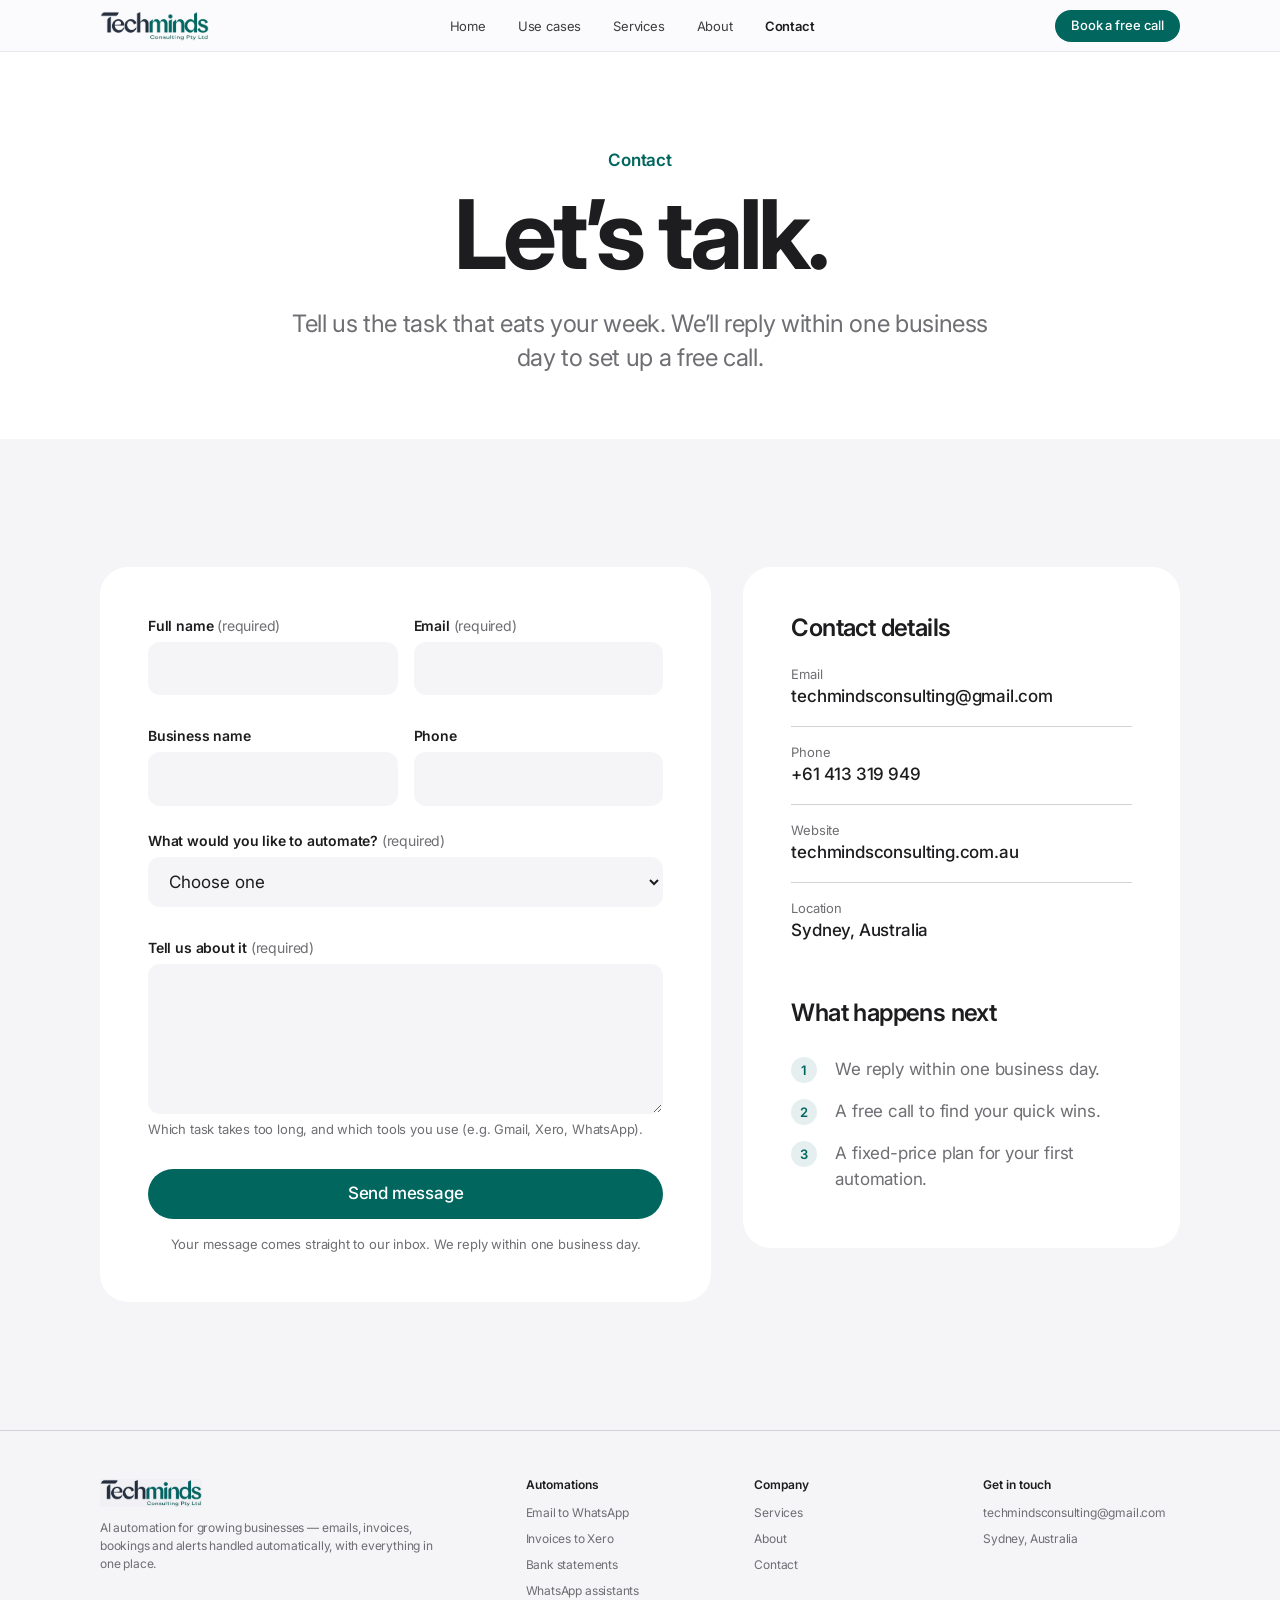
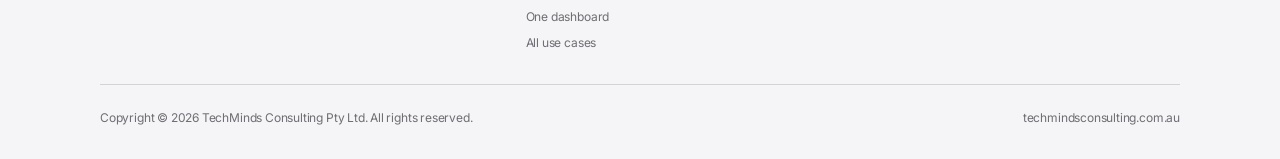
<file: site/contact.html>
<!doctype html>
<html lang="en-AU">
<head>
  <meta charset="utf-8" />
  <meta name="viewport" content="width=device-width, initial-scale=1" />
  <title>Contact — TechMinds Consulting</title>
  <meta name="description" content="Book a free call with TechMinds Consulting to find what in your business can be automated with AI." />
  <meta name="theme-color" content="#fbfbfd" />
  <link rel="icon" href="assets/logo.png" />
  <meta property="og:title" content="Contact — TechMinds Consulting" />
  <meta property="og:description" content="Book a free call with TechMinds Consulting to find what in your business can be automated with AI." />
  <meta property="og:image" content="https://techmindsconsulting.com.au/assets/logo.png" />
  <link rel="canonical" href="https://techmindsconsulting.com.au/contact.html" />
  <link rel="preconnect" href="https://fonts.googleapis.com" />
  <link rel="preconnect" href="https://fonts.gstatic.com" crossorigin />
  <link href="https://fonts.googleapis.com/css2?family=Inter:wght@400;500;600;700&display=swap" rel="stylesheet" />
  <link rel="stylesheet" href="css/style.css?v=20261019" />
  <script>document.documentElement.classList.add("js")</script>
  <script src="js/main.js?v=20261019" defer></script>
</head>
<body>
  <a class="skip-link" href="#main">Skip to content</a>

  <header class="nav">
    <div class="nav-inner">
      <a href="index.html" class="nav-logo"><img src="assets/logo.png" alt="TechMinds Consulting — home" width="109" height="30" /></a>
      <nav aria-label="Main">
        <ul class="nav-links" id="nav-links">
          <li><a href="index.html">Home</a></li>
          <li><a href="use-cases.html">Use cases</a></li>
          <li><a href="services.html">Services</a></li>
          <li><a href="about.html">About</a></li>
          <li><a href="contact.html">Contact</a></li>
        </ul>
      </nav>
      <a href="contact.html" class="btn btn-primary nav-cta">Book a free call</a>
      <button class="nav-toggle" type="button" aria-controls="nav-links" aria-expanded="false" aria-label="Open menu">
        <svg width="20" height="20" viewBox="0 0 20 20" aria-hidden="true"><path d="M2 6h16M2 14h16" stroke="currentColor" stroke-width="1.6" stroke-linecap="round"/></svg>
      </button>
    </div>
  </header>

  <main id="main">

    <section class="page-hero">
      <div class="container">
        <span class="eyebrow reveal">Contact</span>
        <h1 class="display reveal reveal-delay-1">Let’s talk.</h1>
        <p class="lede reveal reveal-delay-2">Tell us the task that eats your week. We’ll reply within one business day to set up a free call.</p>
      </div>
    </section>

    <section class="section bg-alt" aria-label="Contact form and details">
      <div class="container contact-grid">
        <div class="form-card reveal">
          <div id="form-status" class="form-status" role="status" tabindex="-1"></div>
          <form id="contact-form" novalidate>
            <div class="field-row">
              <div class="field">
                <label for="name">Full name <span class="req">(required)</span></label>
                <input id="name" name="name" type="text" autocomplete="name" required aria-describedby="name-error" />
                <span class="error" id="name-error"></span>
              </div>
              <div class="field">
                <label for="email">Email <span class="req">(required)</span></label>
                <input id="email" name="email" type="email" autocomplete="email" required aria-describedby="email-error" />
                <span class="error" id="email-error"></span>
              </div>
            </div>
            <div class="field-row">
              <div class="field">
                <label for="company">Business name</label>
                <input id="company" name="company" type="text" autocomplete="organization" />
              </div>
              <div class="field">
                <label for="phone">Phone</label>
                <input id="phone" name="phone" type="tel" autocomplete="tel" />
              </div>
            </div>
            <div class="field">
              <label for="service">What would you like to automate? <span class="req">(required)</span></label>
              <select id="service" name="service" required aria-describedby="service-error">
                <option value="" disabled selected>Choose one</option>
                <option value="audit">Not sure yet — free automation audit</option>
                <option value="email-whatsapp">Email alerts on WhatsApp</option>
                <option value="invoices-xero">Invoices, receipts &amp; Xero</option>
                <option value="bank-statements">Categorising bank statements</option>
                <option value="whatsapp-assistant">A WhatsApp assistant</option>
                <option value="dashboard">One dashboard for everything</option>
                <option value="reports">Reports &amp; daily digests</option>
                <option value="other">Something else</option>
              </select>
              <span class="error" id="service-error"></span>
            </div>
            <div class="field">
              <label for="message">Tell us about it <span class="req">(required)</span></label>
              <textarea id="message" name="message" required aria-describedby="message-error message-hint"></textarea>
              <span class="muted" id="message-hint" style="font-size: 13px;">Which task takes too long, and which tools you use (e.g. Gmail, Xero, WhatsApp).</span>
              <span class="error" id="message-error"></span>
            </div>
            <div class="hp" aria-hidden="true">
              <label for="website">Leave this field empty</label>
              <input id="website" name="website" type="text" tabindex="-1" autocomplete="off" />
            </div>
            <button type="submit" class="btn btn-primary btn-block">Send message</button>
            <p class="form-note">Your message comes straight to our inbox. We reply within one business day.</p>
          </form>
        </div>

        <aside class="info-card reveal reveal-delay-1" aria-labelledby="details">
          <h2 id="details">Contact details</h2>
          <ul class="info-list">
            <li><span class="k">Email</span><a class="v" href="mailto:techmindsconsulting@gmail.com">techmindsconsulting@gmail.com</a></li>
            <li><span class="k">Phone</span><a class="v" href="tel:+61413319949">+61 413 319 949</a></li>
            <li><span class="k">Website</span><span class="v">techmindsconsulting.com.au</span></li>
            <li><span class="k">Location</span><span class="v">Sydney, Australia</span></li>
          </ul>
          <h2 style="margin-top: 40px;">What happens next</h2>
          <ol class="next-steps">
            <li>We reply within one business day.</li>
            <li>A free call to find your quick wins.</li>
            <li>A fixed-price plan for your first automation.</li>
          </ol>
        </aside>
      </div>
    </section>
  </main>

  <footer class="footer">
    <div class="container">
      <div class="footer-top">
        <div class="footer-brand">
          <img src="assets/logo.png" alt="TechMinds Consulting" width="102" height="28" loading="lazy" />
          <p>AI automation for growing businesses — emails, invoices, bookings and alerts handled automatically, with everything in one place.</p>
        </div>
        <div>
          <h2>Automations</h2>
          <ul>
            <li><a href="use-cases.html#email-to-whatsapp">Email to WhatsApp</a></li>
            <li><a href="use-cases.html#invoice-to-xero">Invoices to Xero</a></li>
            <li><a href="use-cases.html#bank-statements">Bank statements</a></li>
            <li><a href="use-cases.html#whatsapp-assistant">WhatsApp assistants</a></li>
            <li><a href="use-cases.html#one-dashboard">One dashboard</a></li>
            <li><a href="use-cases.html">All use cases</a></li>
          </ul>
        </div>
        <div>
          <h2>Company</h2>
          <ul>
            <li><a href="services.html">Services</a></li>
            <li><a href="about.html">About</a></li>
            <li><a href="contact.html">Contact</a></li>
          </ul>
        </div>
        <div>
          <h2>Get in touch</h2>
          <ul>
            <li><a href="mailto:techmindsconsulting@gmail.com">techmindsconsulting@gmail.com</a></li>
            <li>Sydney, Australia</li>
          </ul>
        </div>
      </div>
      <div class="footer-bottom">
        <span>Copyright © 2026 TechMinds Consulting Pty Ltd. All rights reserved.</span>
        <span>techmindsconsulting.com.au</span>
      </div>
    </div>
  </footer>
</body>
</html>
</file>
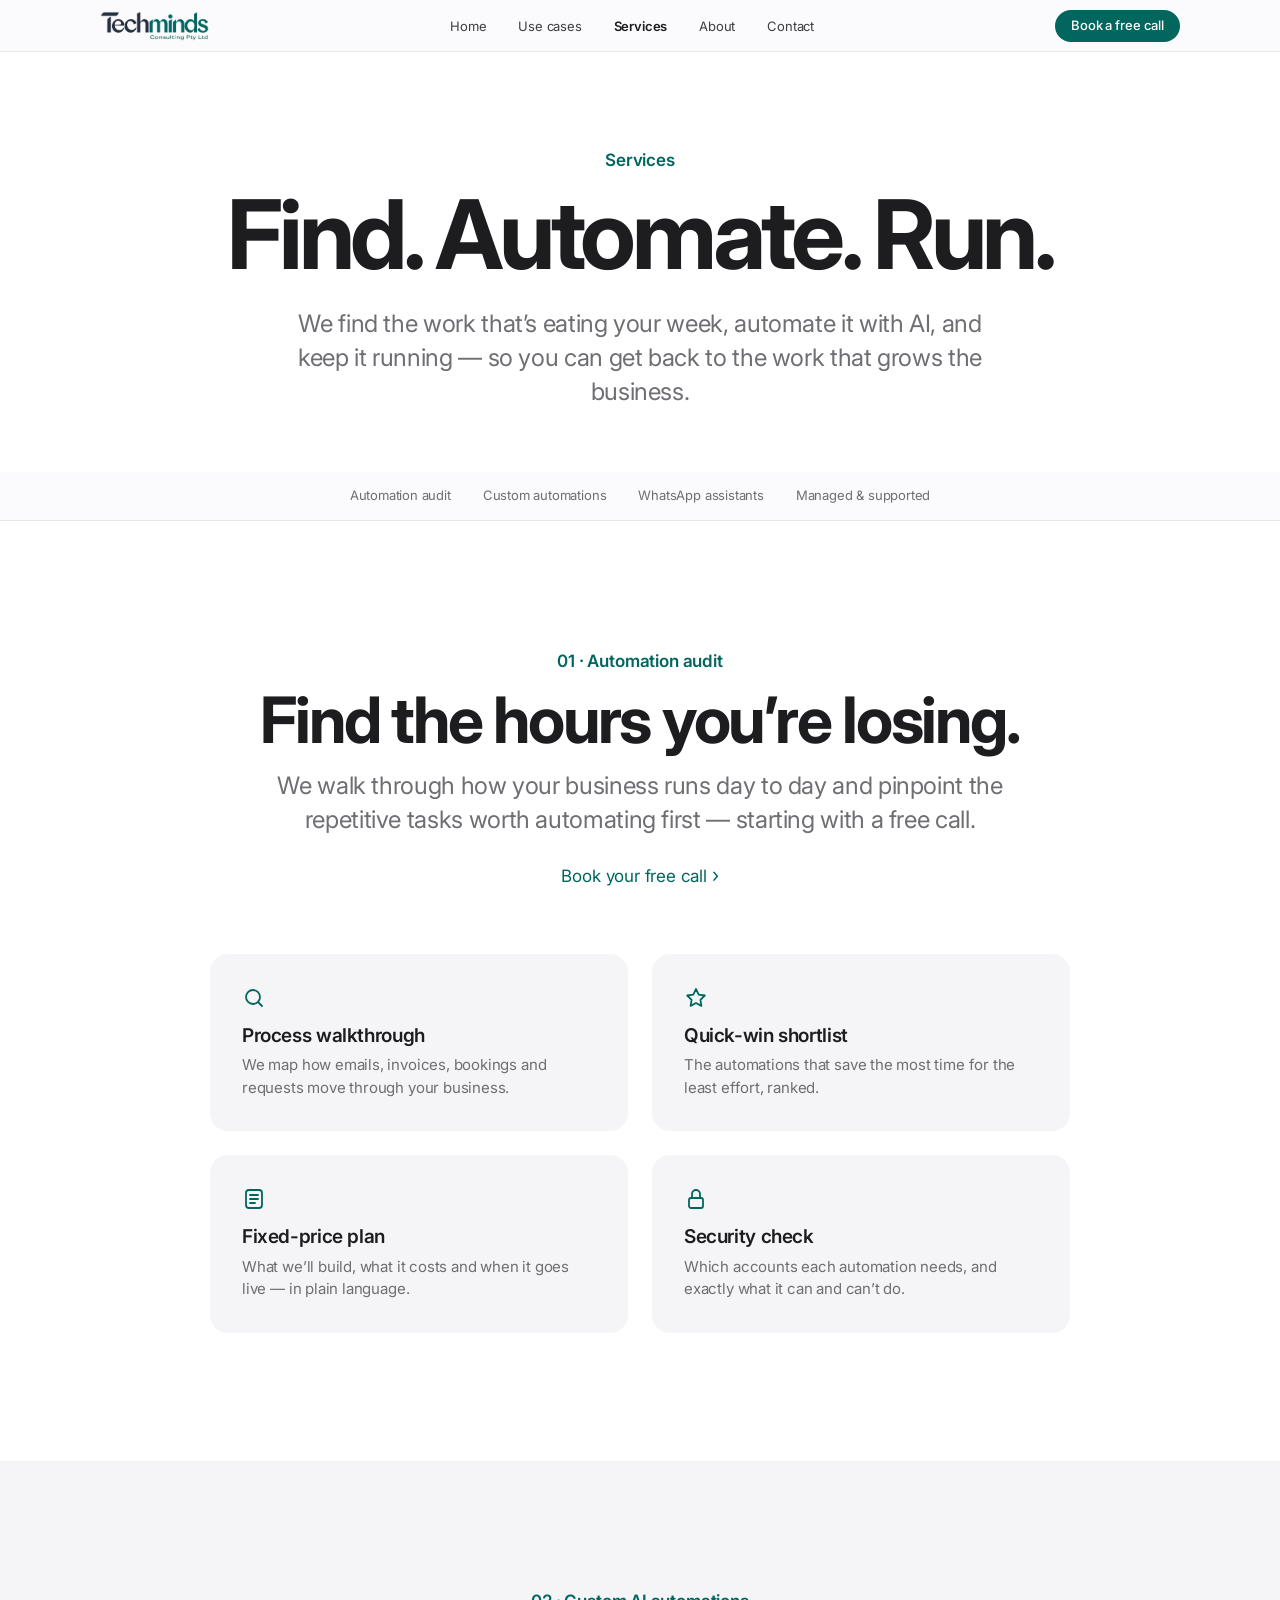
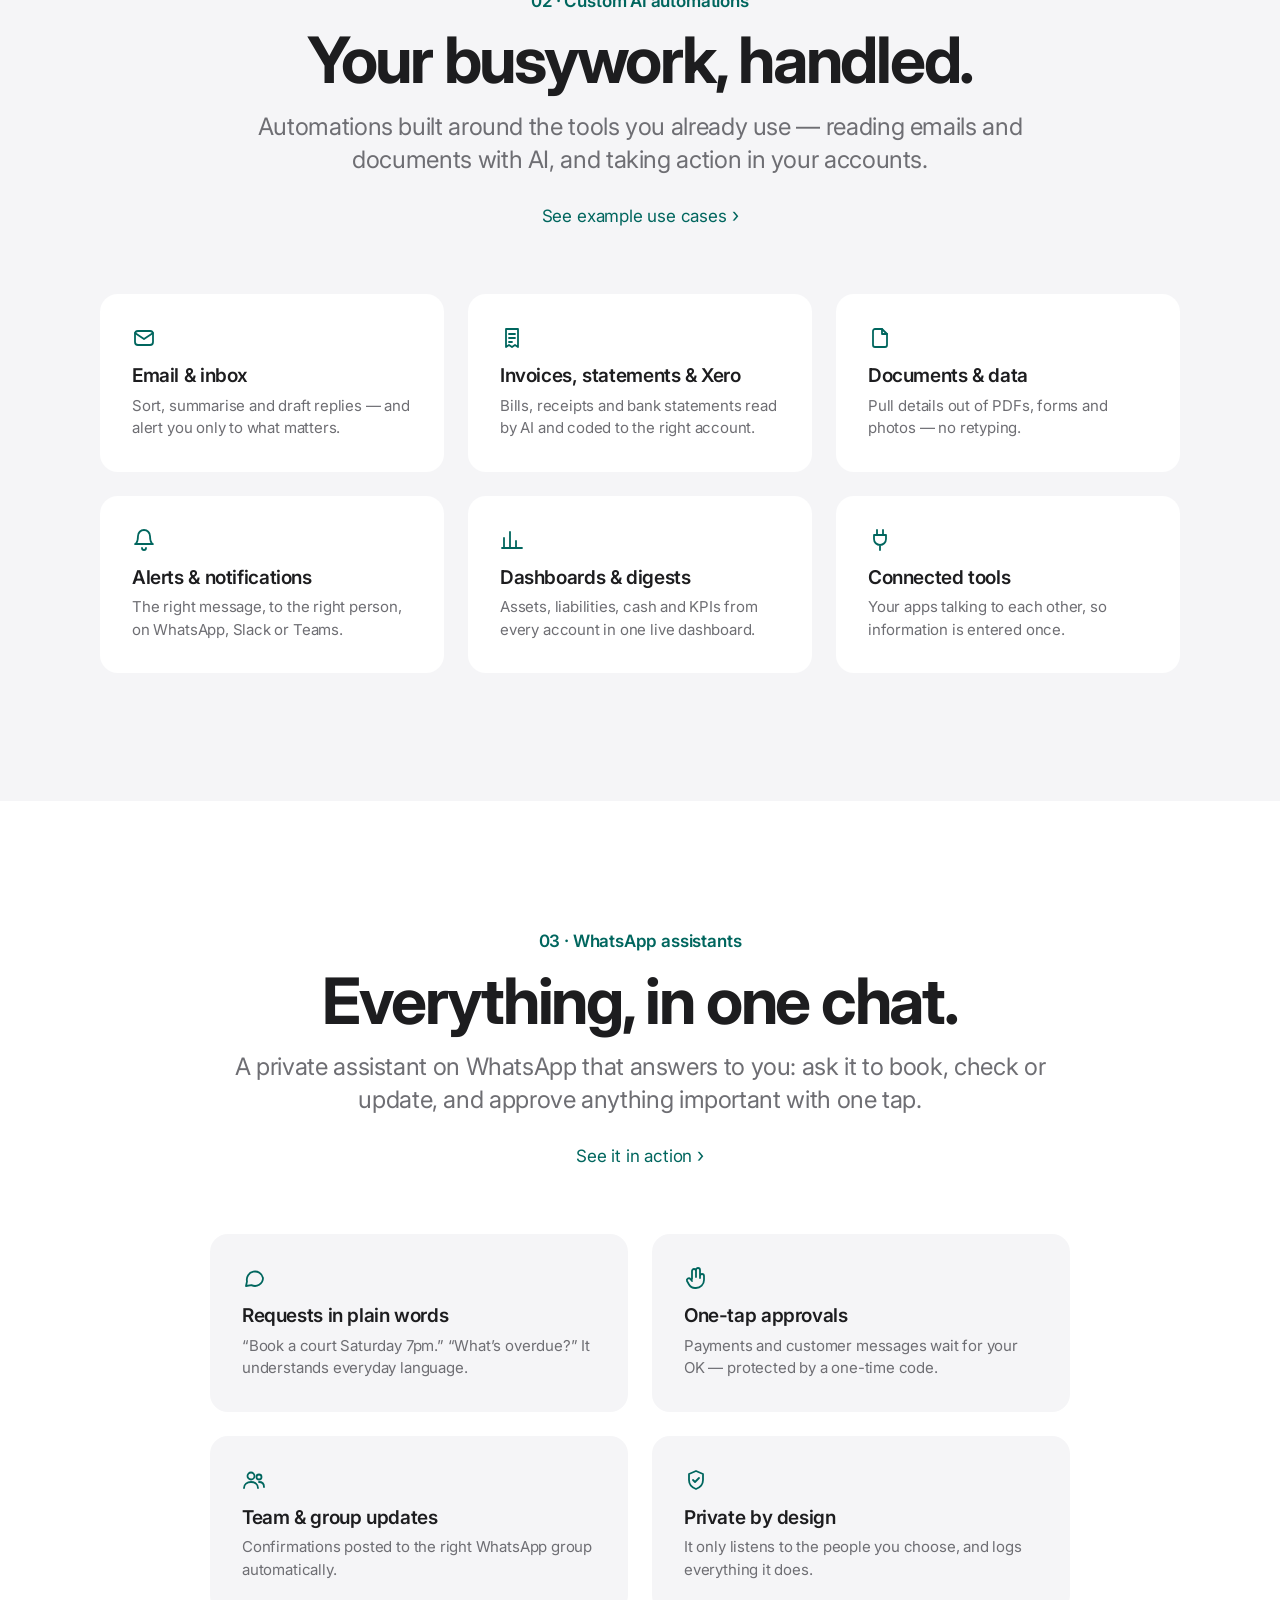
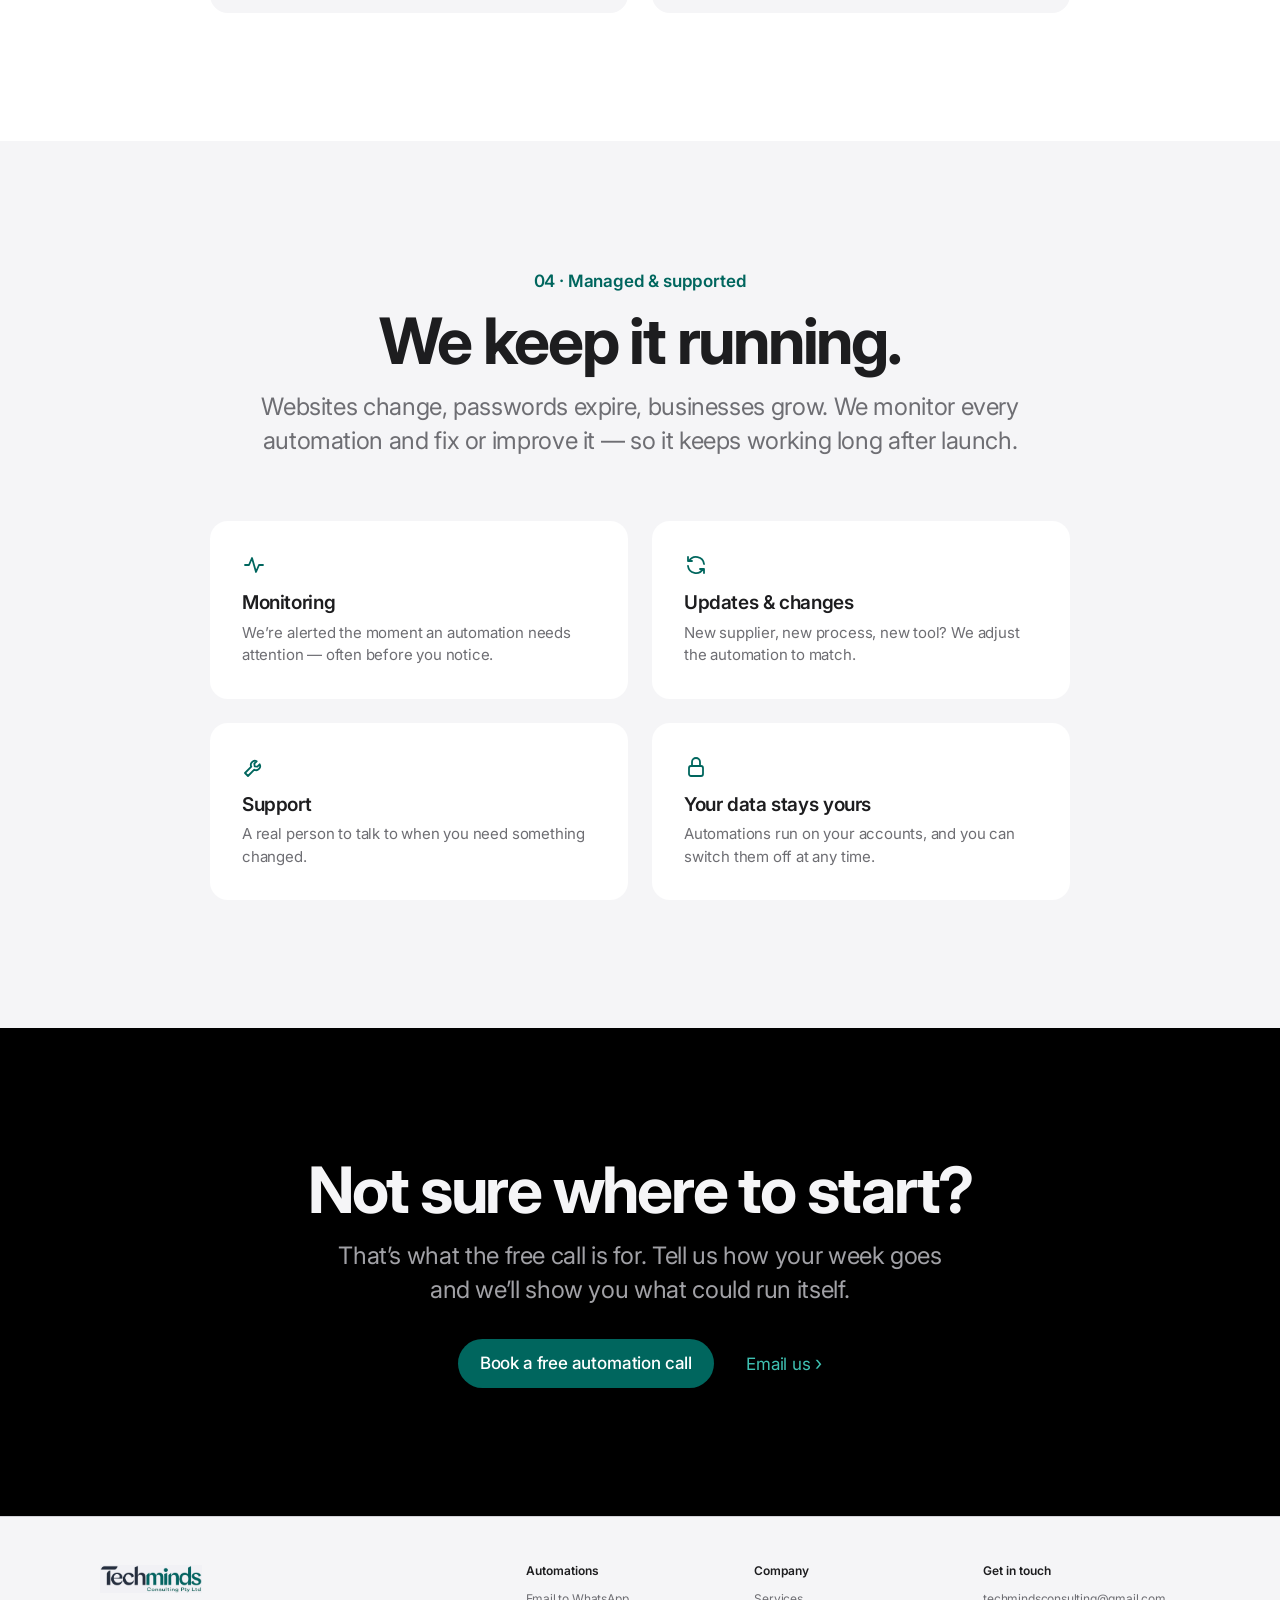
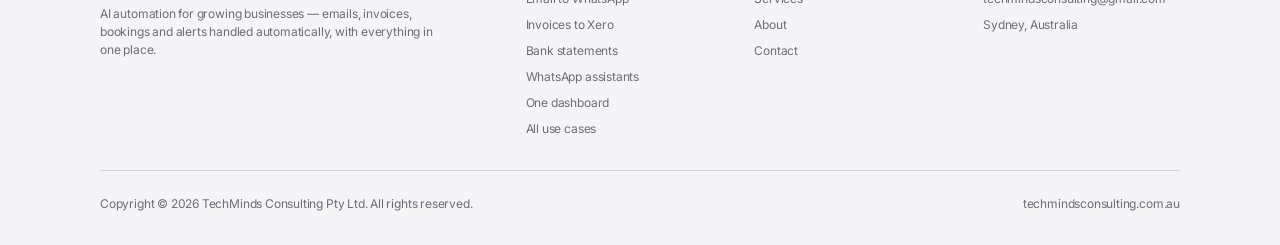
<file: site/services.html>
<!doctype html>
<html lang="en-AU">
<head>
  <meta charset="utf-8" />
  <meta name="viewport" content="width=device-width, initial-scale=1" />
  <title>Services — TechMinds Consulting</title>
  <meta name="description" content="Automation audits, custom AI automations, WhatsApp assistants and managed support from TechMinds Consulting, Sydney." />
  <meta name="theme-color" content="#fbfbfd" />
  <link rel="icon" href="assets/logo.png" />
  <meta property="og:title" content="Services — TechMinds Consulting" />
  <meta property="og:description" content="Automation audits, custom AI automations, WhatsApp assistants and managed support from TechMinds Consulting, Sydney." />
  <meta property="og:image" content="https://techmindsconsulting.com.au/assets/logo.png" />
  <link rel="canonical" href="https://techmindsconsulting.com.au/services.html" />
  <link rel="preconnect" href="https://fonts.googleapis.com" />
  <link rel="preconnect" href="https://fonts.gstatic.com" crossorigin />
  <link href="https://fonts.googleapis.com/css2?family=Inter:wght@400;500;600;700&display=swap" rel="stylesheet" />
  <link rel="stylesheet" href="css/style.css?v=20261019" />
  <script>document.documentElement.classList.add("js")</script>
  <script src="js/main.js?v=20261019" defer></script>
</head>
<body>
  <a class="skip-link" href="#main">Skip to content</a>

  <header class="nav">
    <div class="nav-inner">
      <a href="index.html" class="nav-logo"><img src="assets/logo.png" alt="TechMinds Consulting — home" width="109" height="30" /></a>
      <nav aria-label="Main">
        <ul class="nav-links" id="nav-links">
          <li><a href="index.html">Home</a></li>
          <li><a href="use-cases.html">Use cases</a></li>
          <li><a href="services.html">Services</a></li>
          <li><a href="about.html">About</a></li>
          <li><a href="contact.html">Contact</a></li>
        </ul>
      </nav>
      <a href="contact.html" class="btn btn-primary nav-cta">Book a free call</a>
      <button class="nav-toggle" type="button" aria-controls="nav-links" aria-expanded="false" aria-label="Open menu">
        <svg width="20" height="20" viewBox="0 0 20 20" aria-hidden="true"><path d="M2 6h16M2 14h16" stroke="currentColor" stroke-width="1.6" stroke-linecap="round"/></svg>
      </button>
    </div>
  </header>

  <main id="main">

    <section class="page-hero">
      <div class="container">
        <span class="eyebrow reveal">Services</span>
        <h1 class="display reveal reveal-delay-1">Find. Automate. Run.</h1>
        <p class="lede reveal reveal-delay-2">We find the work that’s eating your week, automate it with AI, and keep it running — so you can get back to the work that grows the business.</p>
      </div>
    </section>

    <nav class="subnav" aria-label="Services on this page">
      <ul>
        <li><a href="#audit">Automation audit</a></li>
        <li><a href="#automations">Custom automations</a></li>
        <li><a href="#assistants">WhatsApp assistants</a></li>
        <li><a href="#managed">Managed &amp; supported</a></li>
      </ul>
    </nav>

    <section class="section service-section" id="audit" aria-labelledby="s1">
      <div class="container">
        <div class="section-head reveal">
          <span class="eyebrow">01 · Automation audit</span>
          <h2 class="headline" id="s1">Find the hours you’re losing.</h2>
          <p class="lede">We walk through how your business runs day to day and pinpoint the repetitive tasks worth automating first — starting with a free call.</p>
          <div class="cta-row"><a href="contact.html" class="link-more">Book your free call</a></div>
        </div>
<div class="capabilities two">
<div class="cap reveal"><svg viewBox="0 0 24 24" fill="none" stroke="currentColor" stroke-width="1.8" stroke-linecap="round" stroke-linejoin="round" aria-hidden="true"><circle cx="11" cy="11" r="7"/><path d="M20 20l-4-4"/></svg><h3>Process walkthrough</h3><p>We map how emails, invoices, bookings and requests move through your business.</p></div>
<div class="cap reveal"><svg viewBox="0 0 24 24" fill="none" stroke="currentColor" stroke-width="1.8" stroke-linecap="round" stroke-linejoin="round" aria-hidden="true"><path d="M12 3l2.7 5.6 6.1.9-4.4 4.3 1 6.1L12 17l-5.4 2.9 1-6.1-4.4-4.3 6.1-.9z"/></svg><h3>Quick-win shortlist</h3><p>The automations that save the most time for the least effort, ranked.</p></div>
<div class="cap reveal"><svg viewBox="0 0 24 24" fill="none" stroke="currentColor" stroke-width="1.8" stroke-linecap="round" stroke-linejoin="round" aria-hidden="true"><rect x="4" y="3" width="16" height="18" rx="3"/><path d="M8 8h8M8 12h8M8 16h5"/></svg><h3>Fixed-price plan</h3><p>What we’ll build, what it costs and when it goes live — in plain language.</p></div>
<div class="cap reveal"><svg viewBox="0 0 24 24" fill="none" stroke="currentColor" stroke-width="1.8" stroke-linecap="round" stroke-linejoin="round" aria-hidden="true"><rect x="5" y="11" width="14" height="10" rx="2"/><path d="M8 11V7a4 4 0 0 1 8 0v4"/></svg><h3>Security check</h3><p>Which accounts each automation needs, and exactly what it can and can’t do.</p></div>
</div>
      </div>
    </section>

    <section class="section service-section bg-alt" id="automations" aria-labelledby="s2">
      <div class="container">
        <div class="section-head reveal">
          <span class="eyebrow">02 · Custom AI automations</span>
          <h2 class="headline" id="s2">Your busywork, handled.</h2>
          <p class="lede">Automations built around the tools you already use — reading emails and documents with AI, and taking action in your accounts.</p>
          <div class="cta-row"><a href="use-cases.html" class="link-more">See example use cases</a></div>
        </div>
<div class="capabilities">
<div class="cap reveal"><svg viewBox="0 0 24 24" fill="none" stroke="currentColor" stroke-width="1.8" stroke-linecap="round" stroke-linejoin="round" aria-hidden="true"><rect x="3" y="5" width="18" height="14" rx="3"/><path d="M3 7l9 6 9-6"/></svg><h3>Email &amp; inbox</h3><p>Sort, summarise and draft replies — and alert you only to what matters.</p></div>
<div class="cap reveal"><svg viewBox="0 0 24 24" fill="none" stroke="currentColor" stroke-width="1.8" stroke-linecap="round" stroke-linejoin="round" aria-hidden="true"><path d="M6 3h12v18l-3-2-3 2-3-2-3 2z"/><path d="M9 8h6M9 12h6M9 16h3"/></svg><h3>Invoices, statements &amp; Xero</h3><p>Bills, receipts and bank statements read by AI and coded to the right account.</p></div>
<div class="cap reveal"><svg viewBox="0 0 24 24" fill="none" stroke="currentColor" stroke-width="1.8" stroke-linecap="round" stroke-linejoin="round" aria-hidden="true"><path d="M14 3H7a2 2 0 0 0-2 2v14a2 2 0 0 0 2 2h10a2 2 0 0 0 2-2V8z"/><path d="M14 3v5h5"/></svg><h3>Documents &amp; data</h3><p>Pull details out of PDFs, forms and photos — no retyping.</p></div>
<div class="cap reveal"><svg viewBox="0 0 24 24" fill="none" stroke="currentColor" stroke-width="1.8" stroke-linecap="round" stroke-linejoin="round" aria-hidden="true"><path d="M6 8a6 6 0 0 1 12 0c0 7 3 8 3 8H3s3-1 3-8"/><path d="M10 20a2 2 0 0 0 4 0"/></svg><h3>Alerts &amp; notifications</h3><p>The right message, to the right person, on WhatsApp, Slack or Teams.</p></div>
<div class="cap reveal"><svg viewBox="0 0 24 24" fill="none" stroke="currentColor" stroke-width="1.8" stroke-linecap="round" stroke-linejoin="round" aria-hidden="true"><path d="M4 20V10M10 20V4M16 20v-7M22 20H2"/></svg><h3>Dashboards &amp; digests</h3><p>Assets, liabilities, cash and KPIs from every account in one live dashboard.</p></div>
<div class="cap reveal"><svg viewBox="0 0 24 24" fill="none" stroke="currentColor" stroke-width="1.8" stroke-linecap="round" stroke-linejoin="round" aria-hidden="true"><path d="M9 2v5M15 2v5M6 7h12v4a6 6 0 0 1-12 0zM12 17v5"/></svg><h3>Connected tools</h3><p>Your apps talking to each other, so information is entered once.</p></div>
</div>
      </div>
    </section>

    <section class="section service-section" id="assistants" aria-labelledby="s3">
      <div class="container">
        <div class="section-head reveal">
          <span class="eyebrow">03 · WhatsApp assistants</span>
          <h2 class="headline" id="s3">Everything, in one chat.</h2>
          <p class="lede">A private assistant on WhatsApp that answers to you: ask it to book, check or update, and approve anything important with one tap.</p>
          <div class="cta-row"><a href="use-cases.html#whatsapp-assistant" class="link-more">See it in action</a></div>
        </div>
<div class="capabilities two">
<div class="cap reveal"><svg viewBox="0 0 24 24" fill="none" stroke="currentColor" stroke-width="1.8" stroke-linecap="round" stroke-linejoin="round" aria-hidden="true"><path d="M21 12a8 8 0 0 1-11.6 7.1L4 20l1-4.6A8 8 0 1 1 21 12z"/></svg><h3>Requests in plain words</h3><p>“Book a court Saturday 7pm.” “What’s overdue?” It understands everyday language.</p></div>
<div class="cap reveal"><svg viewBox="0 0 24 24" fill="none" stroke="currentColor" stroke-width="1.8" stroke-linecap="round" stroke-linejoin="round" aria-hidden="true"><path d="M8 13V5a2 2 0 0 1 4 0v6M12 11V4a2 2 0 0 1 4 0v8M16 10a2 2 0 0 1 4 0v4a8 8 0 0 1-8 8h-1a7 7 0 0 1-6-3.5L3 15a2 2 0 0 1 3.4-2L8 15"/></svg><h3>One-tap approvals</h3><p>Payments and customer messages wait for your OK — protected by a one-time code.</p></div>
<div class="cap reveal"><svg viewBox="0 0 24 24" fill="none" stroke="currentColor" stroke-width="1.8" stroke-linecap="round" stroke-linejoin="round" aria-hidden="true"><circle cx="9" cy="8" r="3.5"/><path d="M2 20c0-3.5 3-6 7-6s7 2.5 7 6"/><circle cx="17" cy="9" r="2.5"/><path d="M17 14c3 0 5 2 5 5"/></svg><h3>Team &amp; group updates</h3><p>Confirmations posted to the right WhatsApp group automatically.</p></div>
<div class="cap reveal"><svg viewBox="0 0 24 24" fill="none" stroke="currentColor" stroke-width="1.8" stroke-linecap="round" stroke-linejoin="round" aria-hidden="true"><path d="M12 3l7 3v6c0 4.5-3 7.5-7 9-4-1.5-7-4.5-7-9V6l7-3z"/><path d="M9 12l2 2 4-4"/></svg><h3>Private by design</h3><p>It only listens to the people you choose, and logs everything it does.</p></div>
</div>
      </div>
    </section>

    <section class="section service-section bg-alt" id="managed" aria-labelledby="s4">
      <div class="container">
        <div class="section-head reveal">
          <span class="eyebrow">04 · Managed &amp; supported</span>
          <h2 class="headline" id="s4">We keep it running.</h2>
          <p class="lede">Websites change, passwords expire, businesses grow. We monitor every automation and fix or improve it — so it keeps working long after launch.</p>
        </div>
<div class="capabilities two">
<div class="cap reveal"><svg viewBox="0 0 24 24" fill="none" stroke="currentColor" stroke-width="1.8" stroke-linecap="round" stroke-linejoin="round" aria-hidden="true"><path d="M3 12h4l3-7 4 14 3-7h4"/></svg><h3>Monitoring</h3><p>We’re alerted the moment an automation needs attention — often before you notice.</p></div>
<div class="cap reveal"><svg viewBox="0 0 24 24" fill="none" stroke="currentColor" stroke-width="1.8" stroke-linecap="round" stroke-linejoin="round" aria-hidden="true"><path d="M20 11a8 8 0 0 0-14.9-3M4 4v4h4M4 13a8 8 0 0 0 14.9 3M20 20v-4h-4"/></svg><h3>Updates &amp; changes</h3><p>New supplier, new process, new tool? We adjust the automation to match.</p></div>
<div class="cap reveal"><svg viewBox="0 0 24 24" fill="none" stroke="currentColor" stroke-width="1.8" stroke-linecap="round" stroke-linejoin="round" aria-hidden="true"><path d="M14.7 6.3a4 4 0 0 0-5.4 5.4L3 18l3 3 6.3-6.3a4 4 0 0 0 5.4-5.4l-2.4 2.4-2.6-.4-.4-2.6z"/></svg><h3>Support</h3><p>A real person to talk to when you need something changed.</p></div>
<div class="cap reveal"><svg viewBox="0 0 24 24" fill="none" stroke="currentColor" stroke-width="1.8" stroke-linecap="round" stroke-linejoin="round" aria-hidden="true"><rect x="5" y="11" width="14" height="10" rx="2"/><path d="M8 11V7a4 4 0 0 1 8 0v4"/></svg><h3>Your data stays yours</h3><p>Automations run on your accounts, and you can switch them off at any time.</p></div>
</div>
      </div>
    </section>

    <section class="section on-dark closing" aria-labelledby="closing">
      <div class="container reveal">
        <h2 class="headline" id="closing">Not sure where to start?</h2>
        <p class="lede">That’s what the free call is for. Tell us how your week goes and we’ll show you what could run itself.</p>
        <div class="cta-row">
          <a href="contact.html" class="btn btn-primary">Book a free automation call</a>
          <a href="mailto:techmindsconsulting@gmail.com" class="link-more">Email us</a>
        </div>
      </div>
    </section>
  </main>

  <footer class="footer">
    <div class="container">
      <div class="footer-top">
        <div class="footer-brand">
          <img src="assets/logo.png" alt="TechMinds Consulting" width="102" height="28" loading="lazy" />
          <p>AI automation for growing businesses — emails, invoices, bookings and alerts handled automatically, with everything in one place.</p>
        </div>
        <div>
          <h2>Automations</h2>
          <ul>
            <li><a href="use-cases.html#email-to-whatsapp">Email to WhatsApp</a></li>
            <li><a href="use-cases.html#invoice-to-xero">Invoices to Xero</a></li>
            <li><a href="use-cases.html#bank-statements">Bank statements</a></li>
            <li><a href="use-cases.html#whatsapp-assistant">WhatsApp assistants</a></li>
            <li><a href="use-cases.html#one-dashboard">One dashboard</a></li>
            <li><a href="use-cases.html">All use cases</a></li>
          </ul>
        </div>
        <div>
          <h2>Company</h2>
          <ul>
            <li><a href="services.html">Services</a></li>
            <li><a href="about.html">About</a></li>
            <li><a href="contact.html">Contact</a></li>
          </ul>
        </div>
        <div>
          <h2>Get in touch</h2>
          <ul>
            <li><a href="mailto:techmindsconsulting@gmail.com">techmindsconsulting@gmail.com</a></li>
            <li>Sydney, Australia</li>
          </ul>
        </div>
      </div>
      <div class="footer-bottom">
        <span>Copyright © 2026 TechMinds Consulting Pty Ltd. All rights reserved.</span>
        <span>techmindsconsulting.com.au</span>
      </div>
    </div>
  </footer>
</body>
</html>
</file>
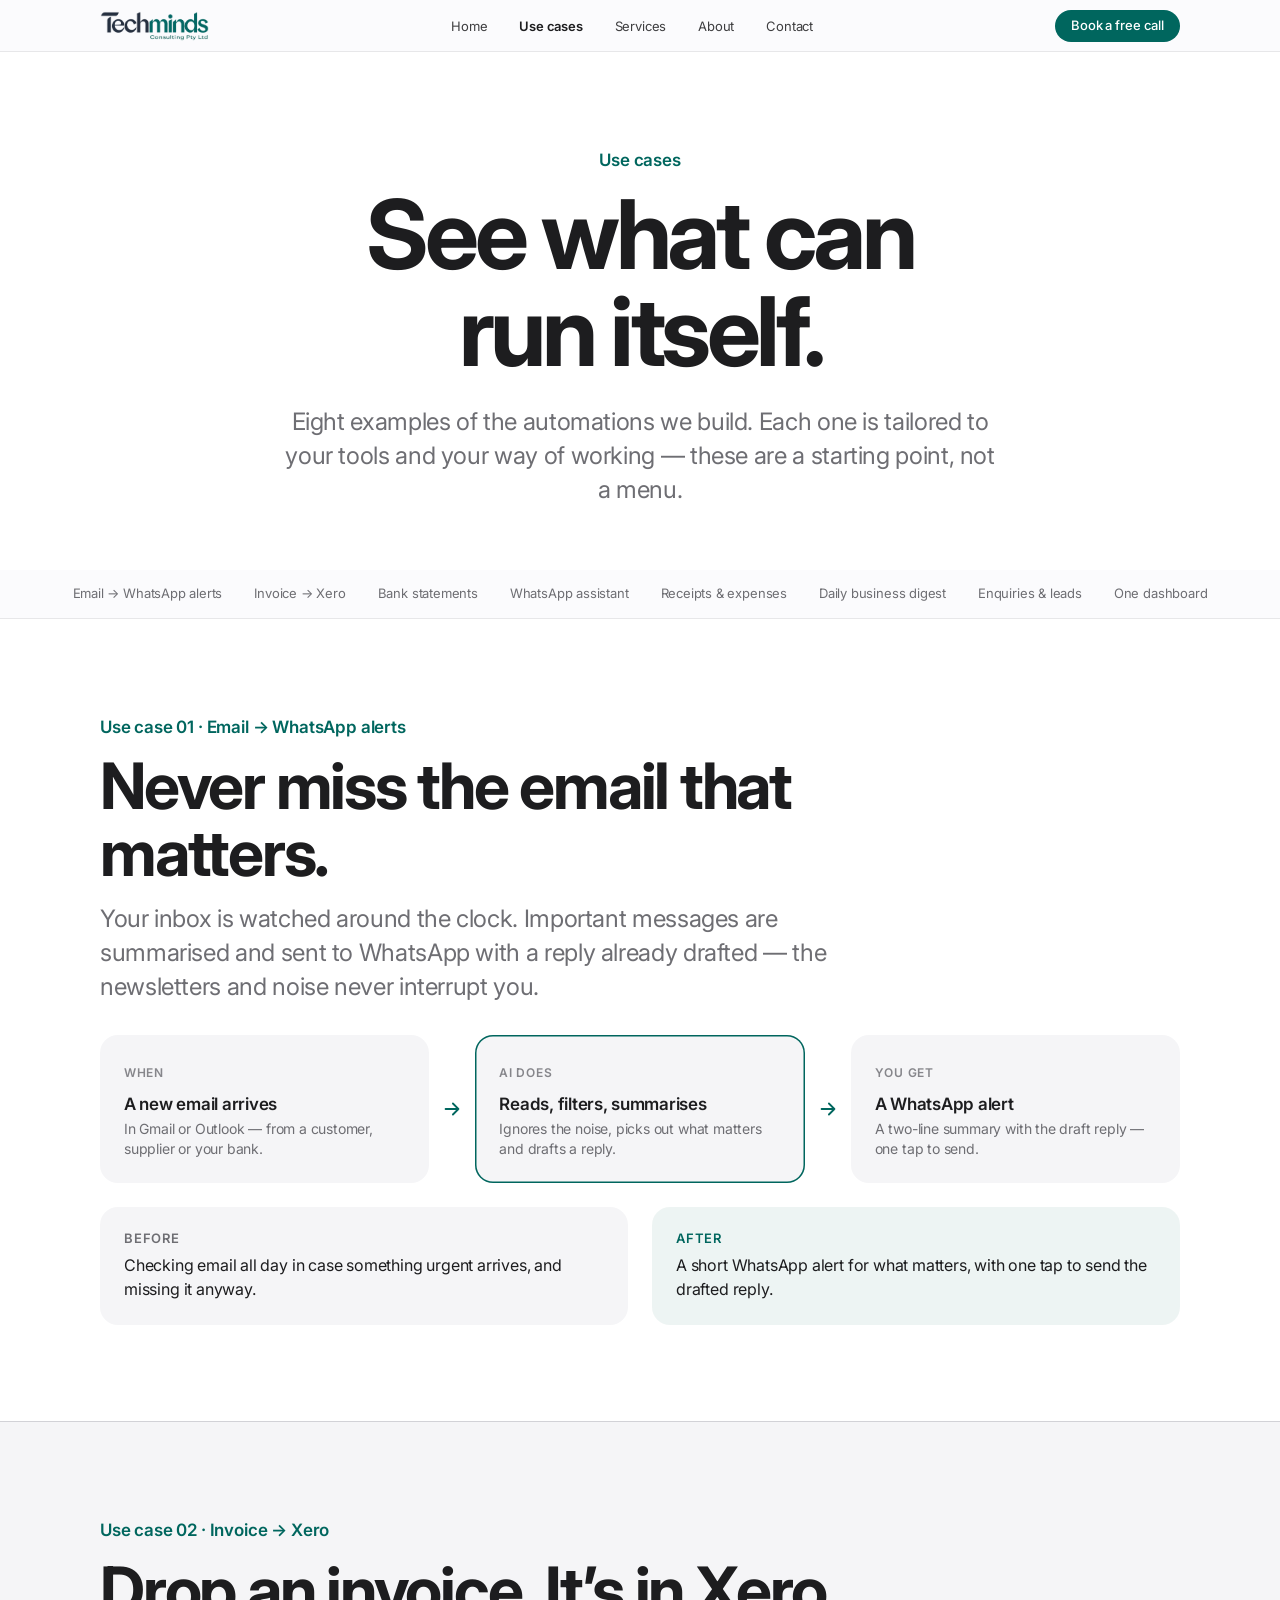
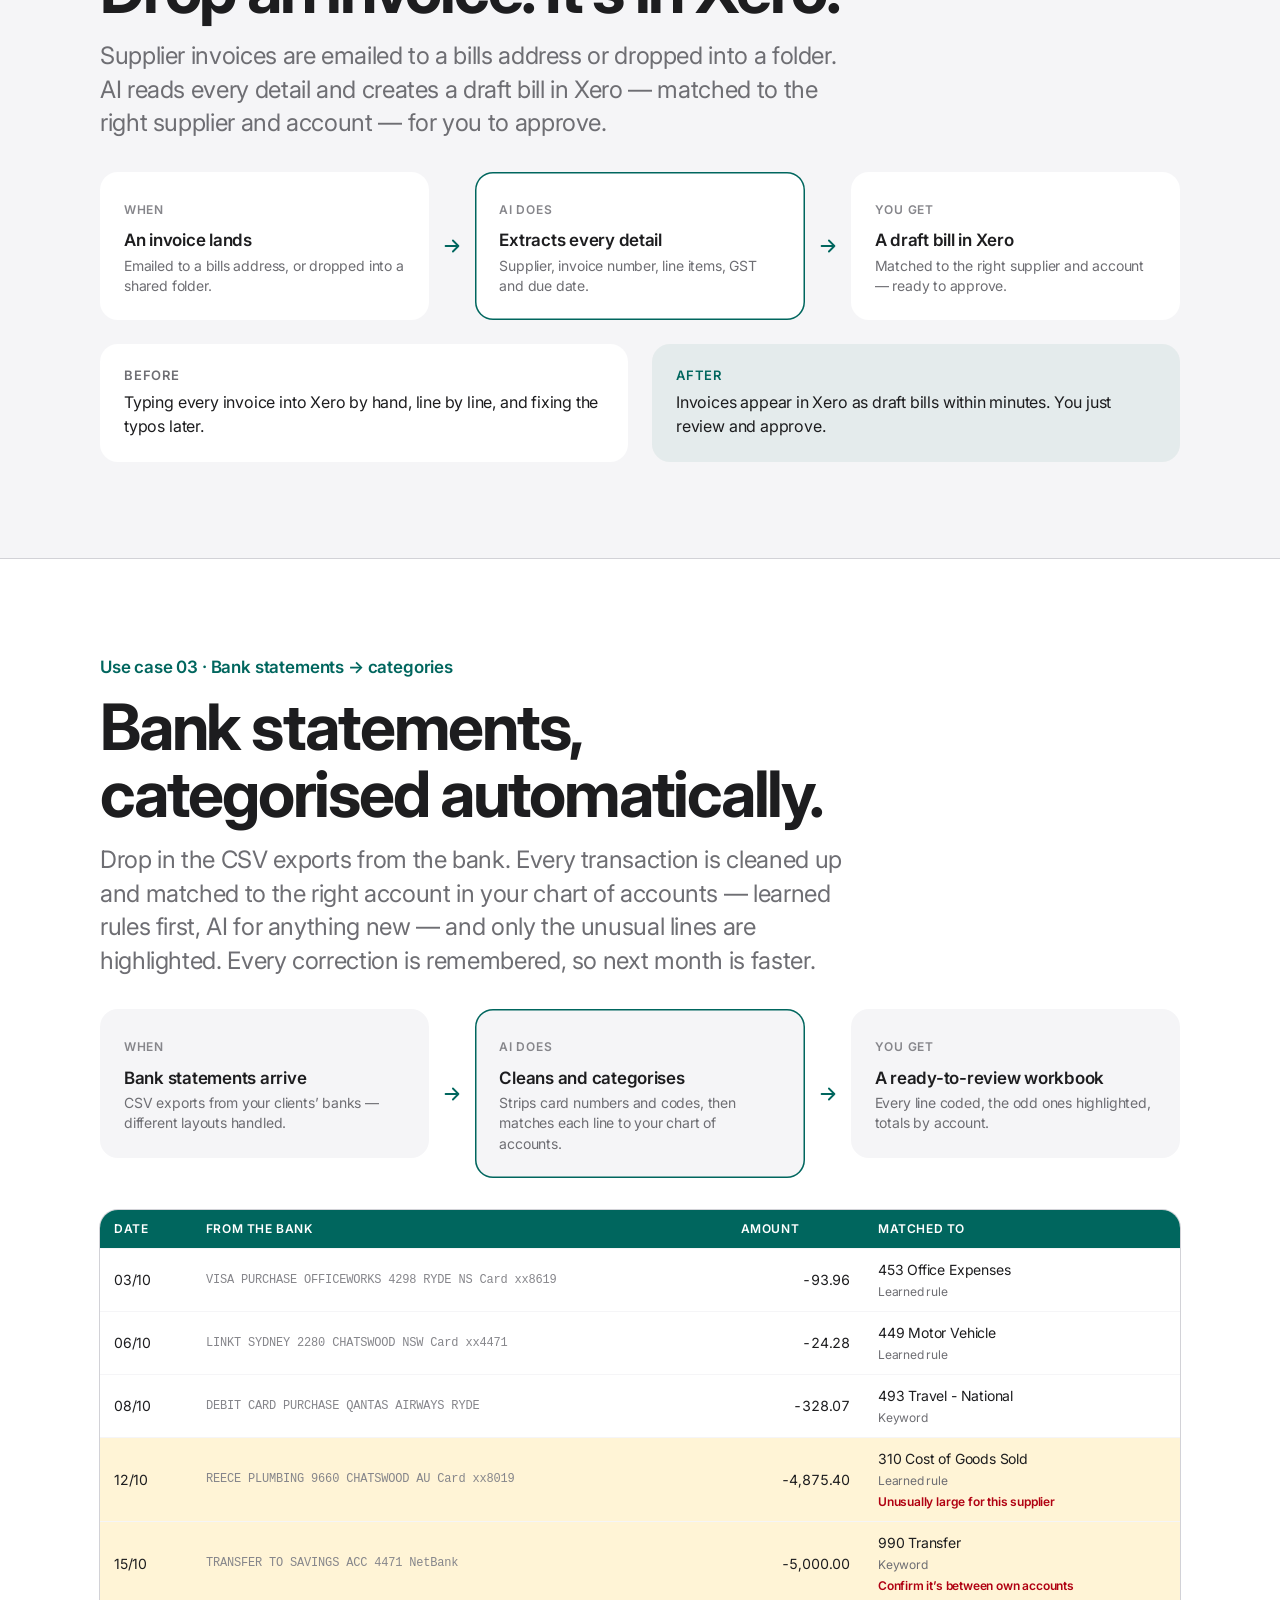
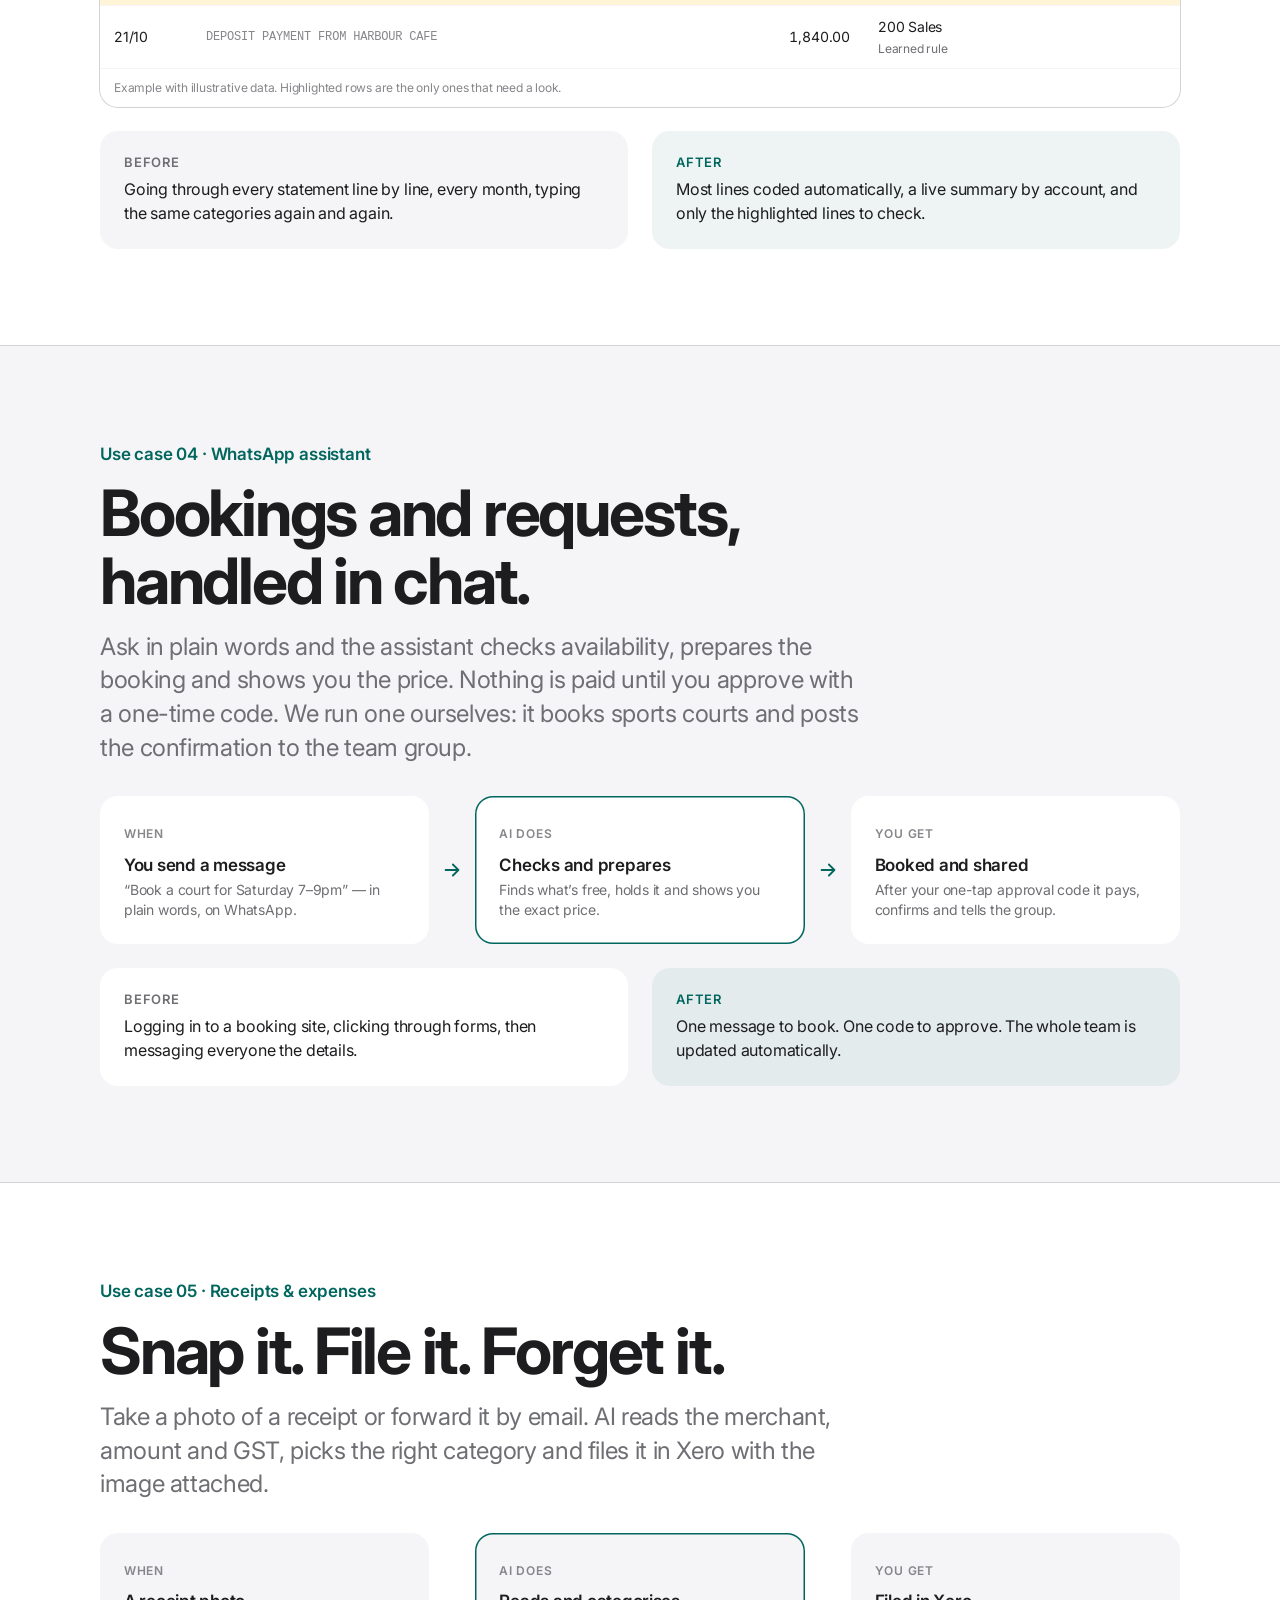
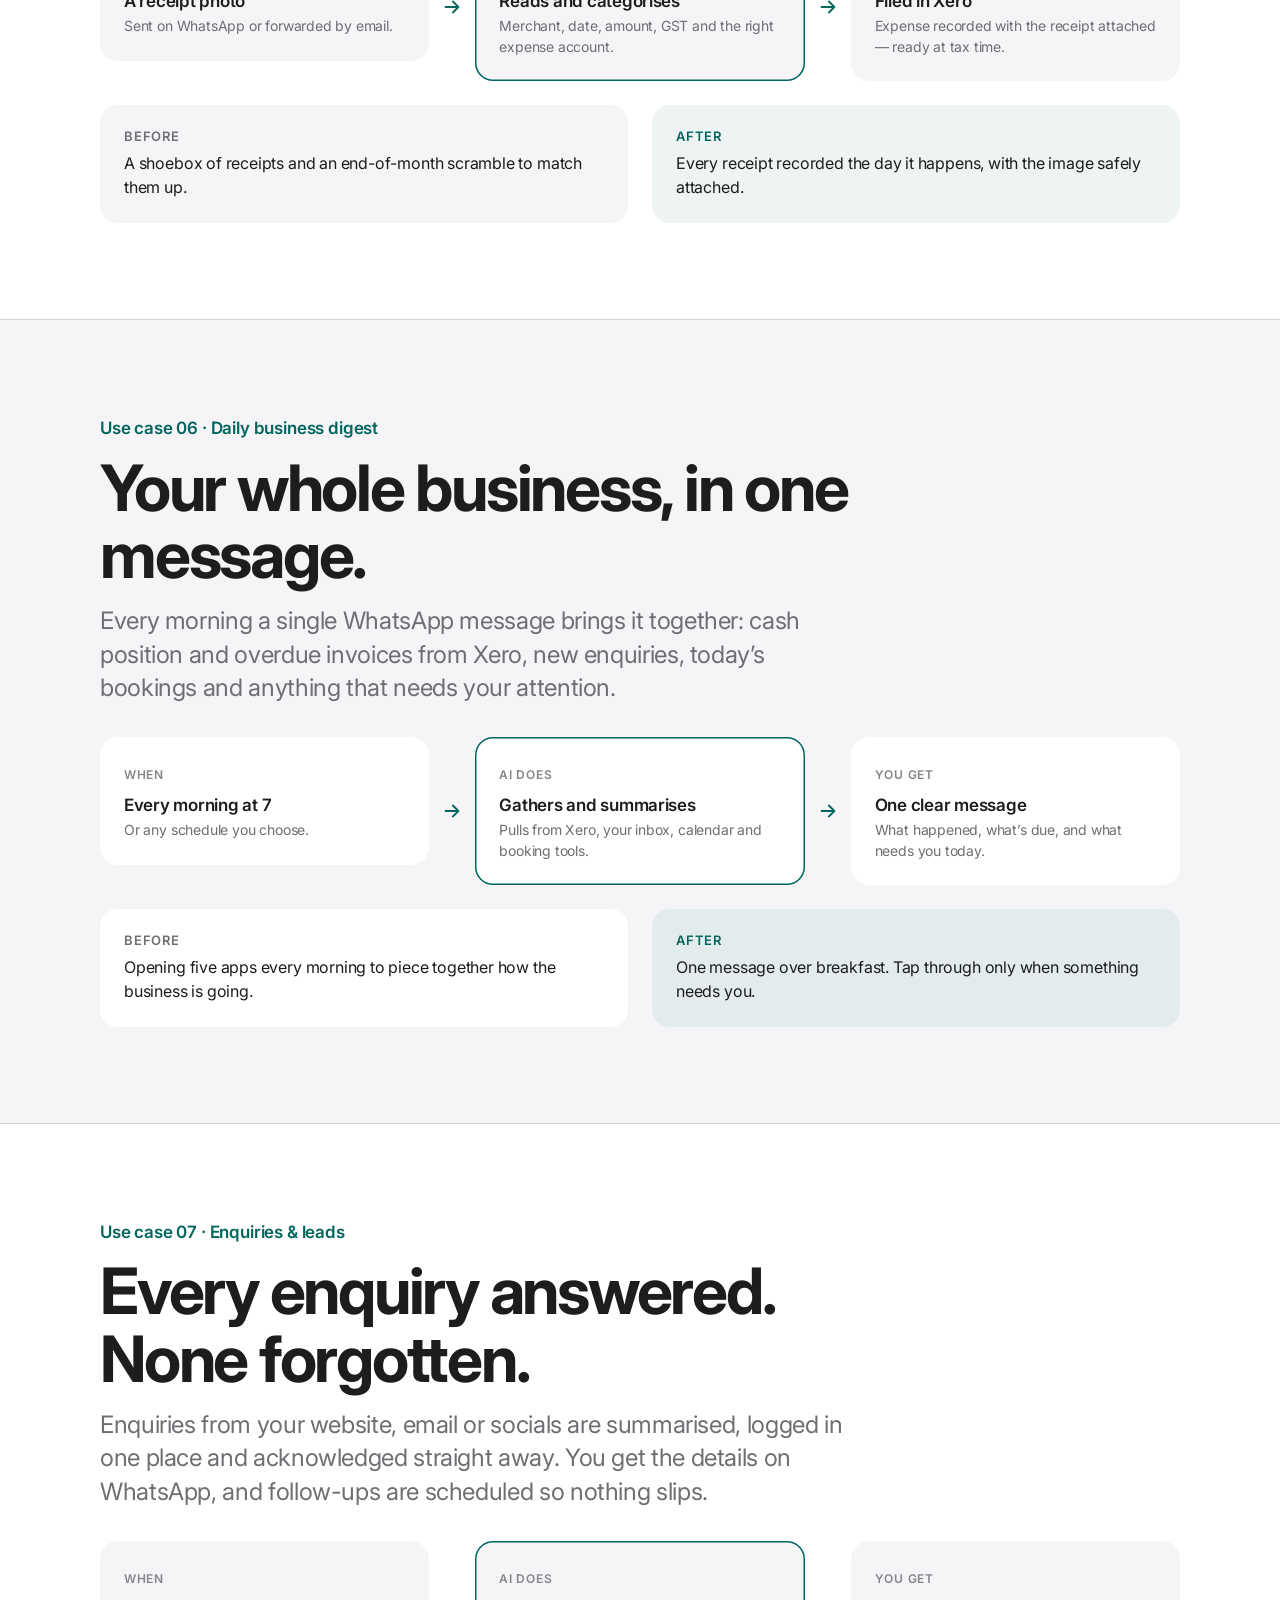
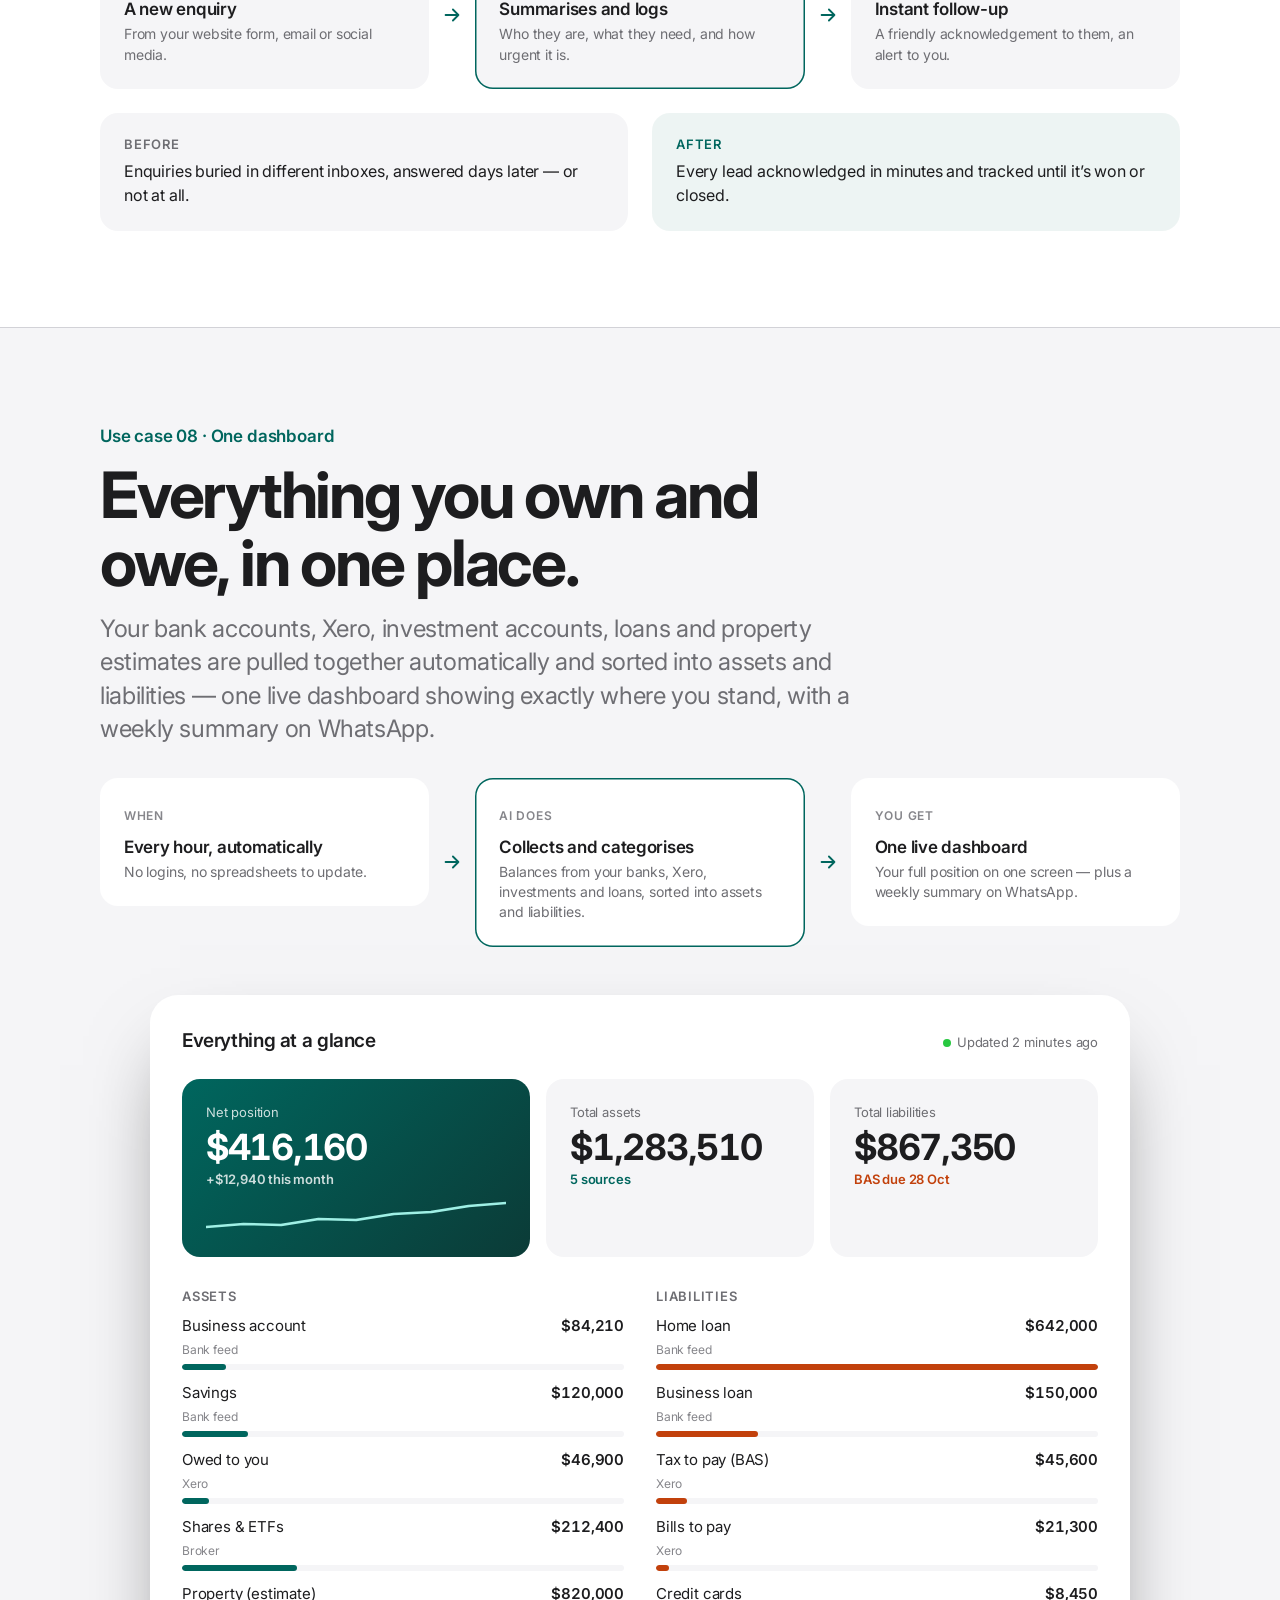
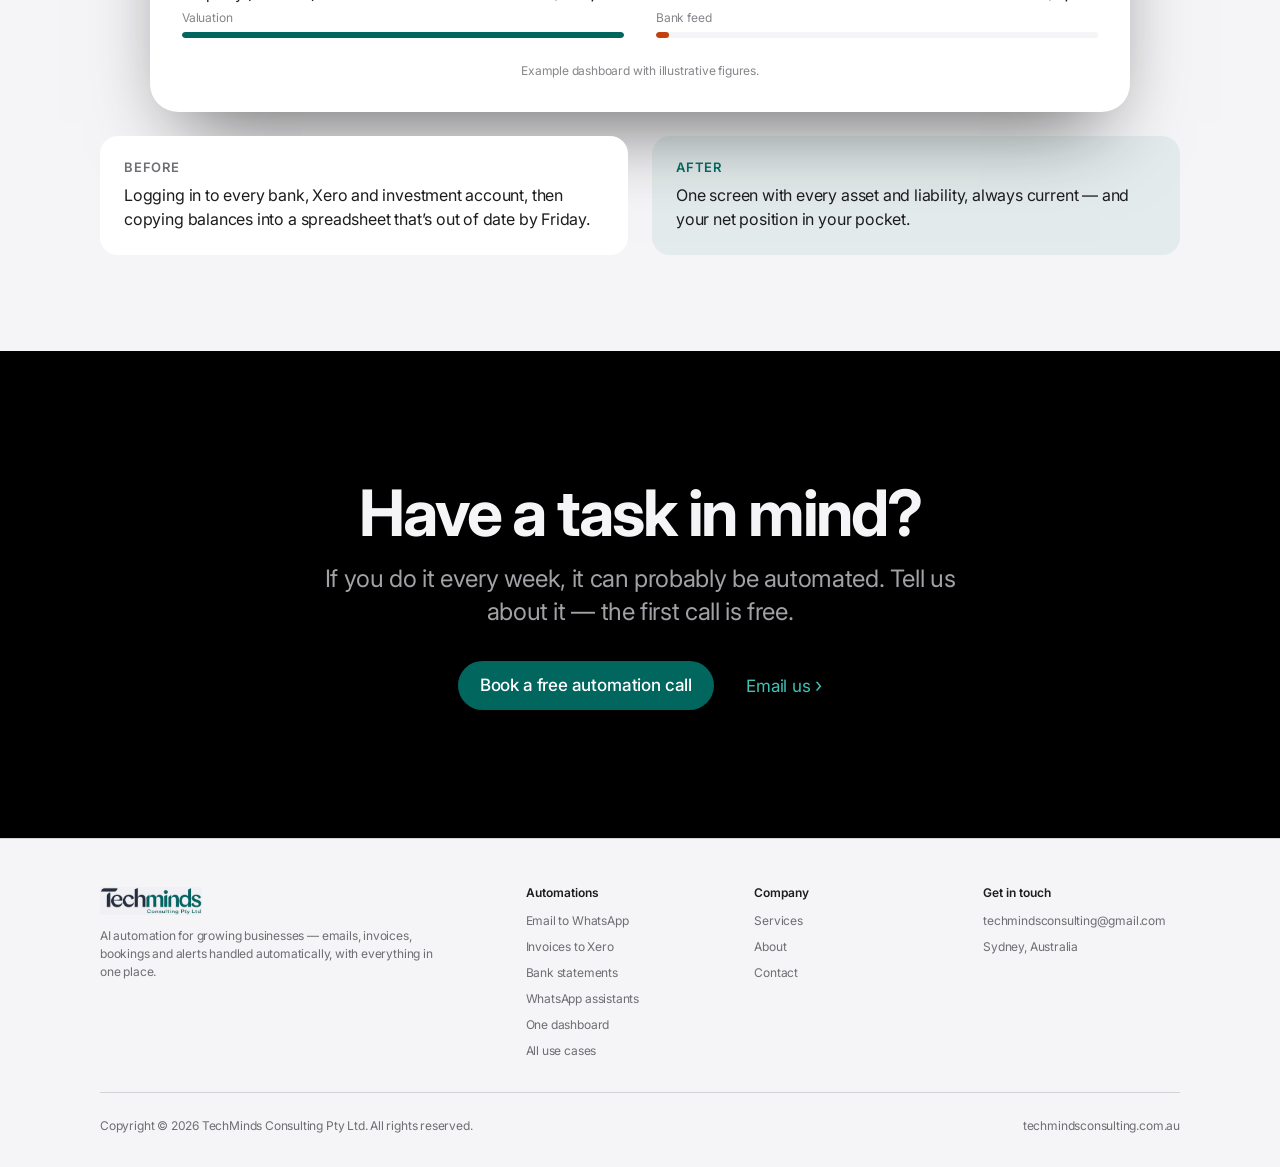
<file: site/use-cases.html>
<!doctype html>
<html lang="en-AU">
<head>
  <meta charset="utf-8" />
  <meta name="viewport" content="width=device-width, initial-scale=1" />
  <title>AI Automation Use Cases — TechMinds Consulting</title>
  <meta name="description" content="Examples of AI automations: email to WhatsApp alerts, invoices to Xero, WhatsApp booking assistants, receipts, daily digests and lead follow-up." />
  <meta name="theme-color" content="#fbfbfd" />
  <link rel="icon" href="assets/logo.png" />
  <meta property="og:title" content="AI Automation Use Cases — TechMinds Consulting" />
  <meta property="og:description" content="Examples of AI automations: email to WhatsApp alerts, invoices to Xero, WhatsApp booking assistants, receipts, daily digests and lead follow-up." />
  <meta property="og:image" content="https://techmindsconsulting.com.au/assets/logo.png" />
  <link rel="canonical" href="https://techmindsconsulting.com.au/use-cases.html" />
  <link rel="preconnect" href="https://fonts.googleapis.com" />
  <link rel="preconnect" href="https://fonts.gstatic.com" crossorigin />
  <link href="https://fonts.googleapis.com/css2?family=Inter:wght@400;500;600;700&display=swap" rel="stylesheet" />
  <link rel="stylesheet" href="css/style.css?v=20261019" />
  <script>document.documentElement.classList.add("js")</script>
  <script src="js/main.js?v=20261019" defer></script>
</head>
<body>
  <a class="skip-link" href="#main">Skip to content</a>

  <header class="nav">
    <div class="nav-inner">
      <a href="index.html" class="nav-logo"><img src="assets/logo.png" alt="TechMinds Consulting — home" width="109" height="30" /></a>
      <nav aria-label="Main">
        <ul class="nav-links" id="nav-links">
          <li><a href="index.html">Home</a></li>
          <li><a href="use-cases.html">Use cases</a></li>
          <li><a href="services.html">Services</a></li>
          <li><a href="about.html">About</a></li>
          <li><a href="contact.html">Contact</a></li>
        </ul>
      </nav>
      <a href="contact.html" class="btn btn-primary nav-cta">Book a free call</a>
      <button class="nav-toggle" type="button" aria-controls="nav-links" aria-expanded="false" aria-label="Open menu">
        <svg width="20" height="20" viewBox="0 0 20 20" aria-hidden="true"><path d="M2 6h16M2 14h16" stroke="currentColor" stroke-width="1.6" stroke-linecap="round"/></svg>
      </button>
    </div>
  </header>

  <main id="main">

    <section class="page-hero">
      <div class="container">
        <span class="eyebrow reveal">Use cases</span>
        <h1 class="display reveal reveal-delay-1">See what can<br />run itself.</h1>
        <p class="lede reveal reveal-delay-2">Eight examples of the automations we build. Each one is tailored to your tools and your way of working — these are a starting point, not a menu.</p>
      </div>
    </section>

    <nav class="subnav" aria-label="Use cases on this page">
      <ul>
        <li><a href="#email-to-whatsapp">Email → WhatsApp alerts</a></li>
        <li><a href="#invoice-to-xero">Invoice → Xero</a></li>
        <li><a href="#bank-statements">Bank statements</a></li>
        <li><a href="#whatsapp-assistant">WhatsApp assistant</a></li>
        <li><a href="#receipts">Receipts &amp; expenses</a></li>
        <li><a href="#daily-digest">Daily business digest</a></li>
        <li><a href="#lead-capture">Enquiries &amp; leads</a></li>
        <li><a href="#one-dashboard">One dashboard</a></li>
      </ul>
    </nav>

    <section class="usecase" id="email-to-whatsapp" aria-labelledby="email-to-whatsapp-h">
      <div class="container">
        <div class="section-head reveal">
          <span class="eyebrow">Use case 01 · Email → WhatsApp alerts</span>
          <h2 class="headline" id="email-to-whatsapp-h">Never miss the email that matters.</h2>
          <p class="lede" style="margin-top: 16px;">Your inbox is watched around the clock. Important messages are summarised and sent to WhatsApp with a reply already drafted — the newsletters and noise never interrupt you.</p>
        </div>
        <div class="flow reveal" role="list" aria-label="How this automation works">
  <div role="listitem"><div class="flow-step"><span class="label">When</span><h3>A new email arrives</h3><p>In Gmail or Outlook — from a customer, supplier or your bank.</p></div></div><div class="flow-arrow" aria-hidden="true"><svg viewBox="0 0 24 24" fill="none" stroke="currentColor" stroke-width="2" stroke-linecap="round" stroke-linejoin="round"><path d="M5 12h14M13 6l6 6-6 6"/></svg></div>
  <div role="listitem"><div class="flow-step ai"><span class="label">AI does</span><h3>Reads, filters, summarises</h3><p>Ignores the noise, picks out what matters and drafts a reply.</p></div></div><div class="flow-arrow" aria-hidden="true"><svg viewBox="0 0 24 24" fill="none" stroke="currentColor" stroke-width="2" stroke-linecap="round" stroke-linejoin="round"><path d="M5 12h14M13 6l6 6-6 6"/></svg></div>
  <div role="listitem"><div class="flow-step"><span class="label">You get</span><h3>A WhatsApp alert</h3><p>A two-line summary with the draft reply — one tap to send.</p></div></div>
</div>
        
        <div class="before-after reveal">
          <div><h3>Before</h3><p>Checking email all day in case something urgent arrives, and missing it anyway.</p></div>
          <div class="after"><h3>After</h3><p>A short WhatsApp alert for what matters, with one tap to send the drafted reply.</p></div>
        </div>
      </div>
    </section>

    <section class="usecase bg-alt" id="invoice-to-xero" aria-labelledby="invoice-to-xero-h">
      <div class="container">
        <div class="section-head reveal">
          <span class="eyebrow">Use case 02 · Invoice → Xero</span>
          <h2 class="headline" id="invoice-to-xero-h">Drop an invoice. It’s in Xero.</h2>
          <p class="lede" style="margin-top: 16px;">Supplier invoices are emailed to a bills address or dropped into a folder. AI reads every detail and creates a draft bill in Xero — matched to the right supplier and account — for you to approve.</p>
        </div>
        <div class="flow reveal" role="list" aria-label="How this automation works">
  <div role="listitem"><div class="flow-step"><span class="label">When</span><h3>An invoice lands</h3><p>Emailed to a bills address, or dropped into a shared folder.</p></div></div><div class="flow-arrow" aria-hidden="true"><svg viewBox="0 0 24 24" fill="none" stroke="currentColor" stroke-width="2" stroke-linecap="round" stroke-linejoin="round"><path d="M5 12h14M13 6l6 6-6 6"/></svg></div>
  <div role="listitem"><div class="flow-step ai"><span class="label">AI does</span><h3>Extracts every detail</h3><p>Supplier, invoice number, line items, GST and due date.</p></div></div><div class="flow-arrow" aria-hidden="true"><svg viewBox="0 0 24 24" fill="none" stroke="currentColor" stroke-width="2" stroke-linecap="round" stroke-linejoin="round"><path d="M5 12h14M13 6l6 6-6 6"/></svg></div>
  <div role="listitem"><div class="flow-step"><span class="label">You get</span><h3>A draft bill in Xero</h3><p>Matched to the right supplier and account — ready to approve.</p></div></div>
</div>
        
        <div class="before-after reveal">
          <div><h3>Before</h3><p>Typing every invoice into Xero by hand, line by line, and fixing the typos later.</p></div>
          <div class="after"><h3>After</h3><p>Invoices appear in Xero as draft bills within minutes. You just review and approve.</p></div>
        </div>
      </div>
    </section>

    <section class="usecase" id="bank-statements" aria-labelledby="bank-statements-h">
      <div class="container">
        <div class="section-head reveal">
          <span class="eyebrow">Use case 03 · Bank statements → categories</span>
          <h2 class="headline" id="bank-statements-h">Bank statements, categorised automatically.</h2>
          <p class="lede" style="margin-top: 16px;">Drop in the CSV exports from the bank. Every transaction is cleaned up and matched to the right account in your chart of accounts — learned rules first, AI for anything new — and only the unusual lines are highlighted. Every correction is remembered, so next month is faster.</p>
        </div>
        <div class="flow reveal" role="list" aria-label="How this automation works">
  <div role="listitem"><div class="flow-step"><span class="label">When</span><h3>Bank statements arrive</h3><p>CSV exports from your clients’ banks — different layouts handled.</p></div></div><div class="flow-arrow" aria-hidden="true"><svg viewBox="0 0 24 24" fill="none" stroke="currentColor" stroke-width="2" stroke-linecap="round" stroke-linejoin="round"><path d="M5 12h14M13 6l6 6-6 6"/></svg></div>
  <div role="listitem"><div class="flow-step ai"><span class="label">AI does</span><h3>Cleans and categorises</h3><p>Strips card numbers and codes, then matches each line to your chart of accounts.</p></div></div><div class="flow-arrow" aria-hidden="true"><svg viewBox="0 0 24 24" fill="none" stroke="currentColor" stroke-width="2" stroke-linecap="round" stroke-linejoin="round"><path d="M5 12h14M13 6l6 6-6 6"/></svg></div>
  <div role="listitem"><div class="flow-step"><span class="label">You get</span><h3>A ready-to-review workbook</h3><p>Every line coded, the odd ones highlighted, totals by account.</p></div></div>
</div>
        <div class="sheet reveal" role="img" aria-label="Example: raw bank statement lines with the account each was matched to; two unusual lines are highlighted for review.">
  <div class="sheet-scroll" aria-hidden="true"><table>
    <thead><tr><th>Date</th><th>From the bank</th><th>Amount</th><th>Matched to</th></tr></thead>
    <tbody>
      <tr><td>03/10</td><td class="raw">VISA PURCHASE OFFICEWORKS 4298 RYDE NS Card xx8619</td><td class="num">-93.96</td><td>453 Office Expenses<br /><span class="how">Learned rule</span></td></tr>
      <tr><td>06/10</td><td class="raw">LINKT SYDNEY 2280 CHATSWOOD NSW Card xx4471</td><td class="num">-24.28</td><td>449 Motor Vehicle<br /><span class="how">Learned rule</span></td></tr>
      <tr><td>08/10</td><td class="raw">DEBIT CARD PURCHASE QANTAS AIRWAYS RYDE</td><td class="num">-328.07</td><td>493 Travel - National<br /><span class="how">Keyword</span></td></tr>
      <tr class="check"><td>12/10</td><td class="raw">REECE PLUMBING 9660 CHATSWOOD AU Card xx8019</td><td class="num">-4,875.40</td><td>310 Cost of Goods Sold<br /><span class="how">Learned rule</span><br /><span class="warn">Unusually large for this supplier</span></td></tr>
      <tr class="check"><td>15/10</td><td class="raw">TRANSFER TO SAVINGS ACC 4471 NetBank</td><td class="num">-5,000.00</td><td>990 Transfer<br /><span class="how">Keyword</span><br /><span class="warn">Confirm it’s between own accounts</span></td></tr>
      <tr><td>21/10</td><td class="raw">DEPOSIT PAYMENT FROM HARBOUR CAFE</td><td class="num">1,840.00</td><td>200 Sales<br /><span class="how">Learned rule</span></td></tr>
    </tbody>
  </table></div>
  <p class="sheet-note" aria-hidden="true">Example with illustrative data. Highlighted rows are the only ones that need a look.</p>
</div>
        <div class="before-after reveal">
          <div><h3>Before</h3><p>Going through every statement line by line, every month, typing the same categories again and again.</p></div>
          <div class="after"><h3>After</h3><p>Most lines coded automatically, a live summary by account, and only the highlighted lines to check.</p></div>
        </div>
      </div>
    </section>

    <section class="usecase bg-alt" id="whatsapp-assistant" aria-labelledby="whatsapp-assistant-h">
      <div class="container">
        <div class="section-head reveal">
          <span class="eyebrow">Use case 04 · WhatsApp assistant</span>
          <h2 class="headline" id="whatsapp-assistant-h">Bookings and requests, handled in chat.</h2>
          <p class="lede" style="margin-top: 16px;">Ask in plain words and the assistant checks availability, prepares the booking and shows you the price. Nothing is paid until you approve with a one-time code. We run one ourselves: it books sports courts and posts the confirmation to the team group.</p>
        </div>
        <div class="flow reveal" role="list" aria-label="How this automation works">
  <div role="listitem"><div class="flow-step"><span class="label">When</span><h3>You send a message</h3><p>“Book a court for Saturday 7–9pm” — in plain words, on WhatsApp.</p></div></div><div class="flow-arrow" aria-hidden="true"><svg viewBox="0 0 24 24" fill="none" stroke="currentColor" stroke-width="2" stroke-linecap="round" stroke-linejoin="round"><path d="M5 12h14M13 6l6 6-6 6"/></svg></div>
  <div role="listitem"><div class="flow-step ai"><span class="label">AI does</span><h3>Checks and prepares</h3><p>Finds what’s free, holds it and shows you the exact price.</p></div></div><div class="flow-arrow" aria-hidden="true"><svg viewBox="0 0 24 24" fill="none" stroke="currentColor" stroke-width="2" stroke-linecap="round" stroke-linejoin="round"><path d="M5 12h14M13 6l6 6-6 6"/></svg></div>
  <div role="listitem"><div class="flow-step"><span class="label">You get</span><h3>Booked and shared</h3><p>After your one-tap approval code it pays, confirms and tells the group.</p></div></div>
</div>
        
        <div class="before-after reveal">
          <div><h3>Before</h3><p>Logging in to a booking site, clicking through forms, then messaging everyone the details.</p></div>
          <div class="after"><h3>After</h3><p>One message to book. One code to approve. The whole team is updated automatically.</p></div>
        </div>
      </div>
    </section>

    <section class="usecase" id="receipts" aria-labelledby="receipts-h">
      <div class="container">
        <div class="section-head reveal">
          <span class="eyebrow">Use case 05 · Receipts &amp; expenses</span>
          <h2 class="headline" id="receipts-h">Snap it. File it. Forget it.</h2>
          <p class="lede" style="margin-top: 16px;">Take a photo of a receipt or forward it by email. AI reads the merchant, amount and GST, picks the right category and files it in Xero with the image attached.</p>
        </div>
        <div class="flow reveal" role="list" aria-label="How this automation works">
  <div role="listitem"><div class="flow-step"><span class="label">When</span><h3>A receipt photo</h3><p>Sent on WhatsApp or forwarded by email.</p></div></div><div class="flow-arrow" aria-hidden="true"><svg viewBox="0 0 24 24" fill="none" stroke="currentColor" stroke-width="2" stroke-linecap="round" stroke-linejoin="round"><path d="M5 12h14M13 6l6 6-6 6"/></svg></div>
  <div role="listitem"><div class="flow-step ai"><span class="label">AI does</span><h3>Reads and categorises</h3><p>Merchant, date, amount, GST and the right expense account.</p></div></div><div class="flow-arrow" aria-hidden="true"><svg viewBox="0 0 24 24" fill="none" stroke="currentColor" stroke-width="2" stroke-linecap="round" stroke-linejoin="round"><path d="M5 12h14M13 6l6 6-6 6"/></svg></div>
  <div role="listitem"><div class="flow-step"><span class="label">You get</span><h3>Filed in Xero</h3><p>Expense recorded with the receipt attached — ready at tax time.</p></div></div>
</div>
        
        <div class="before-after reveal">
          <div><h3>Before</h3><p>A shoebox of receipts and an end-of-month scramble to match them up.</p></div>
          <div class="after"><h3>After</h3><p>Every receipt recorded the day it happens, with the image safely attached.</p></div>
        </div>
      </div>
    </section>

    <section class="usecase bg-alt" id="daily-digest" aria-labelledby="daily-digest-h">
      <div class="container">
        <div class="section-head reveal">
          <span class="eyebrow">Use case 06 · Daily business digest</span>
          <h2 class="headline" id="daily-digest-h">Your whole business, in one message.</h2>
          <p class="lede" style="margin-top: 16px;">Every morning a single WhatsApp message brings it together: cash position and overdue invoices from Xero, new enquiries, today’s bookings and anything that needs your attention.</p>
        </div>
        <div class="flow reveal" role="list" aria-label="How this automation works">
  <div role="listitem"><div class="flow-step"><span class="label">When</span><h3>Every morning at 7</h3><p>Or any schedule you choose.</p></div></div><div class="flow-arrow" aria-hidden="true"><svg viewBox="0 0 24 24" fill="none" stroke="currentColor" stroke-width="2" stroke-linecap="round" stroke-linejoin="round"><path d="M5 12h14M13 6l6 6-6 6"/></svg></div>
  <div role="listitem"><div class="flow-step ai"><span class="label">AI does</span><h3>Gathers and summarises</h3><p>Pulls from Xero, your inbox, calendar and booking tools.</p></div></div><div class="flow-arrow" aria-hidden="true"><svg viewBox="0 0 24 24" fill="none" stroke="currentColor" stroke-width="2" stroke-linecap="round" stroke-linejoin="round"><path d="M5 12h14M13 6l6 6-6 6"/></svg></div>
  <div role="listitem"><div class="flow-step"><span class="label">You get</span><h3>One clear message</h3><p>What happened, what’s due, and what needs you today.</p></div></div>
</div>
        
        <div class="before-after reveal">
          <div><h3>Before</h3><p>Opening five apps every morning to piece together how the business is going.</p></div>
          <div class="after"><h3>After</h3><p>One message over breakfast. Tap through only when something needs you.</p></div>
        </div>
      </div>
    </section>

    <section class="usecase" id="lead-capture" aria-labelledby="lead-capture-h">
      <div class="container">
        <div class="section-head reveal">
          <span class="eyebrow">Use case 07 · Enquiries &amp; leads</span>
          <h2 class="headline" id="lead-capture-h">Every enquiry answered. None forgotten.</h2>
          <p class="lede" style="margin-top: 16px;">Enquiries from your website, email or socials are summarised, logged in one place and acknowledged straight away. You get the details on WhatsApp, and follow-ups are scheduled so nothing slips.</p>
        </div>
        <div class="flow reveal" role="list" aria-label="How this automation works">
  <div role="listitem"><div class="flow-step"><span class="label">When</span><h3>A new enquiry</h3><p>From your website form, email or social media.</p></div></div><div class="flow-arrow" aria-hidden="true"><svg viewBox="0 0 24 24" fill="none" stroke="currentColor" stroke-width="2" stroke-linecap="round" stroke-linejoin="round"><path d="M5 12h14M13 6l6 6-6 6"/></svg></div>
  <div role="listitem"><div class="flow-step ai"><span class="label">AI does</span><h3>Summarises and logs</h3><p>Who they are, what they need, and how urgent it is.</p></div></div><div class="flow-arrow" aria-hidden="true"><svg viewBox="0 0 24 24" fill="none" stroke="currentColor" stroke-width="2" stroke-linecap="round" stroke-linejoin="round"><path d="M5 12h14M13 6l6 6-6 6"/></svg></div>
  <div role="listitem"><div class="flow-step"><span class="label">You get</span><h3>Instant follow-up</h3><p>A friendly acknowledgement to them, an alert to you.</p></div></div>
</div>
        
        <div class="before-after reveal">
          <div><h3>Before</h3><p>Enquiries buried in different inboxes, answered days later — or not at all.</p></div>
          <div class="after"><h3>After</h3><p>Every lead acknowledged in minutes and tracked until it’s won or closed.</p></div>
        </div>
      </div>
    </section>

    <section class="usecase bg-alt" id="one-dashboard" aria-labelledby="one-dashboard-h">
      <div class="container">
        <div class="section-head reveal">
          <span class="eyebrow">Use case 08 · One dashboard</span>
          <h2 class="headline" id="one-dashboard-h">Everything you own and owe, in one place.</h2>
          <p class="lede" style="margin-top: 16px;">Your bank accounts, Xero, investment accounts, loans and property estimates are pulled together automatically and sorted into assets and liabilities — one live dashboard showing exactly where you stand, with a weekly summary on WhatsApp.</p>
        </div>
        <div class="flow reveal" role="list" aria-label="How this automation works">
  <div role="listitem"><div class="flow-step"><span class="label">When</span><h3>Every hour, automatically</h3><p>No logins, no spreadsheets to update.</p></div></div><div class="flow-arrow" aria-hidden="true"><svg viewBox="0 0 24 24" fill="none" stroke="currentColor" stroke-width="2" stroke-linecap="round" stroke-linejoin="round"><path d="M5 12h14M13 6l6 6-6 6"/></svg></div>
  <div role="listitem"><div class="flow-step ai"><span class="label">AI does</span><h3>Collects and categorises</h3><p>Balances from your banks, Xero, investments and loans, sorted into assets and liabilities.</p></div></div><div class="flow-arrow" aria-hidden="true"><svg viewBox="0 0 24 24" fill="none" stroke="currentColor" stroke-width="2" stroke-linecap="round" stroke-linejoin="round"><path d="M5 12h14M13 6l6 6-6 6"/></svg></div>
  <div role="listitem"><div class="flow-step"><span class="label">You get</span><h3>One live dashboard</h3><p>Your full position on one screen — plus a weekly summary on WhatsApp.</p></div></div>
</div>
        <div class="dash reveal" role="img" aria-label="Example dashboard: total assets $1,283,510, total liabilities $867,350, net position $416,160, with every account listed.">
  <div aria-hidden="true">
    <div class="dash-head"><span class="dash-title">Everything at a glance</span><span class="dash-meta">Updated 2 minutes ago</span></div>
    <div class="kpis">
      <div class="kpi net"><div class="k">Net position</div><div class="v">$416,160</div><div class="d">+$12,940 this month</div>
        <svg viewBox="0 0 200 36" fill="none" preserveAspectRatio="none"><path d="M0 30 L25 27 L50 28 L75 22 L100 23 L125 17 L150 15 L175 9 L200 6" stroke="#9ff0e5" stroke-width="2.5" stroke-linecap="round" stroke-linejoin="round"/></svg></div>
      <div class="kpi"><div class="k">Total assets</div><div class="v">$1,283,510</div><div class="d">5 sources</div></div>
      <div class="kpi"><div class="k">Total liabilities</div><div class="v">$867,350</div><div class="d" style="color:#c2410c">BAS due 28 Oct</div></div>
    </div>
    <div class="ledger">
      <div class="assets"><h3>Assets</h3><ul><li><span>Business account<br /><span class="src">Bank feed</span></span><span class="amt">$84,210</span><span class="bar"><span style="width:10%"></span></span></li>
<li><span>Savings<br /><span class="src">Bank feed</span></span><span class="amt">$120,000</span><span class="bar"><span style="width:15%"></span></span></li>
<li><span>Owed to you<br /><span class="src">Xero</span></span><span class="amt">$46,900</span><span class="bar"><span style="width:6%"></span></span></li>
<li><span>Shares &amp; ETFs<br /><span class="src">Broker</span></span><span class="amt">$212,400</span><span class="bar"><span style="width:26%"></span></span></li>
<li><span>Property (estimate)<br /><span class="src">Valuation</span></span><span class="amt">$820,000</span><span class="bar"><span style="width:100%"></span></span></li></ul></div>
      <div class="liabilities"><h3>Liabilities</h3><ul><li><span>Home loan<br /><span class="src">Bank feed</span></span><span class="amt">$642,000</span><span class="bar"><span style="width:100%"></span></span></li>
<li><span>Business loan<br /><span class="src">Bank feed</span></span><span class="amt">$150,000</span><span class="bar"><span style="width:23%"></span></span></li>
<li><span>Tax to pay (BAS)<br /><span class="src">Xero</span></span><span class="amt">$45,600</span><span class="bar"><span style="width:7%"></span></span></li>
<li><span>Bills to pay<br /><span class="src">Xero</span></span><span class="amt">$21,300</span><span class="bar"><span style="width:3%"></span></span></li>
<li><span>Credit cards<br /><span class="src">Bank feed</span></span><span class="amt">$8,450</span><span class="bar"><span style="width:3%"></span></span></li></ul></div>
    </div>
    <p class="dash-note">Example dashboard with illustrative figures.</p>
  </div>
</div>
        <div class="before-after reveal">
          <div><h3>Before</h3><p>Logging in to every bank, Xero and investment account, then copying balances into a spreadsheet that’s out of date by Friday.</p></div>
          <div class="after"><h3>After</h3><p>One screen with every asset and liability, always current — and your net position in your pocket.</p></div>
        </div>
      </div>
    </section>

    <section class="section on-dark closing" aria-labelledby="closing">
      <div class="container reveal">
        <h2 class="headline" id="closing">Have a task in mind?</h2>
        <p class="lede">If you do it every week, it can probably be automated. Tell us about it — the first call is free.</p>
        <div class="cta-row">
          <a href="contact.html" class="btn btn-primary">Book a free automation call</a>
          <a href="mailto:techmindsconsulting@gmail.com" class="link-more">Email us</a>
        </div>
      </div>
    </section>
  </main>

  <footer class="footer">
    <div class="container">
      <div class="footer-top">
        <div class="footer-brand">
          <img src="assets/logo.png" alt="TechMinds Consulting" width="102" height="28" loading="lazy" />
          <p>AI automation for growing businesses — emails, invoices, bookings and alerts handled automatically, with everything in one place.</p>
        </div>
        <div>
          <h2>Automations</h2>
          <ul>
            <li><a href="use-cases.html#email-to-whatsapp">Email to WhatsApp</a></li>
            <li><a href="use-cases.html#invoice-to-xero">Invoices to Xero</a></li>
            <li><a href="use-cases.html#bank-statements">Bank statements</a></li>
            <li><a href="use-cases.html#whatsapp-assistant">WhatsApp assistants</a></li>
            <li><a href="use-cases.html#one-dashboard">One dashboard</a></li>
            <li><a href="use-cases.html">All use cases</a></li>
          </ul>
        </div>
        <div>
          <h2>Company</h2>
          <ul>
            <li><a href="services.html">Services</a></li>
            <li><a href="about.html">About</a></li>
            <li><a href="contact.html">Contact</a></li>
          </ul>
        </div>
        <div>
          <h2>Get in touch</h2>
          <ul>
            <li><a href="mailto:techmindsconsulting@gmail.com">techmindsconsulting@gmail.com</a></li>
            <li>Sydney, Australia</li>
          </ul>
        </div>
      </div>
      <div class="footer-bottom">
        <span>Copyright © 2026 TechMinds Consulting Pty Ltd. All rights reserved.</span>
        <span>techmindsconsulting.com.au</span>
      </div>
    </div>
  </footer>
</body>
</html>
</file>
<file: site/css/style.css>
/* TechMinds — Apple-inspired design system.
   Light, spacious, large tight type; brand teal (from the logo) as the only accent. */

:root {
  /* Surfaces */
  --bg: #ffffff;
  --bg-alt: #f5f5f7;
  --bg-chrome: rgba(251, 251, 253, 0.8); /* matches the logo's own background */
  --bg-dark: #000000;
  --bg-dark-alt: #1d1d1f;

  /* Text */
  --text: #1d1d1f;
  --text-2: #6e6e73;
  --text-3: #86868b;
  --text-on-dark: #f5f5f7;
  --text-on-dark-2: #a1a1a6;

  /* Brand (sampled from logo.png) */
  --brand: #00665e;
  --brand-hover: #00534c;
  --brand-on-dark: #3fc2b3;
  --navy: #202a3a;

  --border: #d2d2d7;
  --border-dark: #424245;

  /* Type */
  --font: "Inter", -apple-system, BlinkMacSystemFont, "SF Pro Text", "Helvetica Neue", Arial, sans-serif;
  --font-mono: "SF Mono", ui-monospace, Menlo, Consolas, monospace;

  /* Spacing (spacious marketing scale) */
  --s-1: 4px; --s-2: 8px; --s-3: 12px; --s-4: 16px; --s-5: 24px;
  --s-6: 32px; --s-7: 48px; --s-8: 64px; --s-9: 96px; --s-10: 128px;

  --radius: 18px;
  --radius-lg: 28px;
  --nav-h: 52px;
  --max: 1080px;
  --max-wide: 1280px;
  --ease: cubic-bezier(0.25, 0.1, 0.25, 1);
}

*, *::before, *::after { box-sizing: border-box; }
html { scroll-behavior: smooth; scroll-padding-top: calc(var(--nav-h) + 16px); }
body {
  margin: 0;
  font-family: var(--font);
  font-size: 17px;
  line-height: 1.5;
  letter-spacing: -0.011em;
  color: var(--text);
  background: var(--bg);
  -webkit-font-smoothing: antialiased;
  -moz-osx-font-smoothing: grayscale;
  text-rendering: optimizeLegibility;
}
img, svg { display: block; max-width: 100%; }
a { color: var(--brand); text-decoration: none; }
a:hover { text-decoration: underline; text-underline-offset: 3px; }
h1, h2, h3, h4 { margin: 0; font-weight: 600; letter-spacing: -0.025em; line-height: 1.08; }
p { margin: 0; }
:focus-visible { outline: 3px solid var(--brand); outline-offset: 3px; border-radius: 6px; }

.skip-link {
  position: absolute; left: 12px; top: -48px; z-index: 100;
  background: var(--text); color: #fff; padding: 10px 16px; border-radius: 10px; font-size: 14px;
}
.skip-link:focus { top: 8px; }

.container { width: min(var(--max), 100% - 48px); margin-inline: auto; }
.container-wide { width: min(var(--max-wide), 100% - 48px); margin-inline: auto; }
.center { text-align: center; }

/* ---------------------------------------------------------------- navigation */

.nav {
  position: sticky; top: 0; z-index: 50;
  height: var(--nav-h);
  background: var(--bg-chrome);
  backdrop-filter: saturate(180%) blur(20px);
  -webkit-backdrop-filter: saturate(180%) blur(20px);
  border-bottom: 1px solid rgba(0, 0, 0, 0.08);
}
.nav-inner {
  height: 100%;
  width: min(var(--max), 100% - 32px); margin-inline: auto;
  display: flex; align-items: center; justify-content: space-between; gap: var(--s-5);
}
.nav-logo img { height: 30px; width: auto; }
.nav-links { display: flex; gap: var(--s-6); list-style: none; margin: 0; padding: 0; }
.nav-links a { color: var(--text); font-size: 13px; opacity: 0.85; transition: opacity 0.2s var(--ease); }
.nav-links a:hover { opacity: 1; text-decoration: none; }
.nav-links a[aria-current="page"] { opacity: 1; font-weight: 600; }
.nav-cta { font-size: 13px; padding: 7px 14px; }
.nav-toggle {
  display: none; width: 44px; height: 44px; margin-right: -10px;
  background: none; border: 0; color: var(--text); cursor: pointer; border-radius: 10px;
}
.nav-toggle svg { margin: auto; }

@media (max-width: 760px) {
  .nav-toggle { display: grid; place-items: center; }
  .btn.nav-cta { display: none; }
  .nav-links {
    position: absolute; top: var(--nav-h); left: 0; right: 0;
    flex-direction: column; gap: 0;
    background: rgba(251, 251, 253, 0.97);
    backdrop-filter: blur(20px); -webkit-backdrop-filter: blur(20px);
    border-bottom: 1px solid var(--border);
    padding: var(--s-2) var(--s-5) var(--s-5);
    visibility: hidden; opacity: 0; transform: translateY(-8px);
    transition: opacity 0.25s var(--ease), transform 0.25s var(--ease), visibility 0s linear 0.25s;
  }
  .nav-links.open { visibility: visible; opacity: 1; transform: none; transition-delay: 0s; }
  .nav-links a { display: block; font-size: 24px; font-weight: 600; padding: 12px 0; opacity: 1; }
}

/* ---------------------------------------------------------------- buttons & links */

.btn {
  display: inline-flex; align-items: center; justify-content: center; gap: 6px;
  min-height: 44px; padding: 12px 22px;
  border-radius: 980px; border: 0;
  font: inherit; font-size: 17px; font-weight: 500; letter-spacing: -0.01em;
  cursor: pointer; text-decoration: none;
  transition: background-color 0.2s var(--ease), color 0.2s var(--ease), transform 0.2s var(--ease);
}
.btn:hover { text-decoration: none; }
.btn:active { transform: scale(0.98); }
.btn-primary { background: var(--brand); color: #fff; }
.btn-primary:hover { background: var(--brand-hover); color: #fff; }
.btn-secondary { background: transparent; color: var(--brand); box-shadow: inset 0 0 0 1px var(--brand); }
.btn-secondary:hover { background: var(--brand); color: #fff; }
.btn.nav-cta { min-height: 32px; padding: 6px 16px; font-size: 13px; }

.link-more { font-size: 17px; font-weight: 400; white-space: nowrap; }
.link-more::after { content: " \203A"; font-size: 1.15em; }
.on-dark .link-more { color: var(--brand-on-dark); }

.cta-row { display: flex; flex-wrap: wrap; align-items: center; justify-content: center; gap: var(--s-4) var(--s-6); margin-top: var(--s-6); }

/* ---------------------------------------------------------------- typography helpers */

.eyebrow { display: block; font-size: 17px; font-weight: 600; color: var(--brand); margin-bottom: var(--s-3); letter-spacing: -0.01em; }
.on-dark .eyebrow { color: var(--brand-on-dark); }
.display { font-size: clamp(44px, 8vw, 96px); font-weight: 700; letter-spacing: -0.045em; line-height: 1.02; }
.headline { font-size: clamp(36px, 5.5vw, 64px); font-weight: 700; letter-spacing: -0.035em; line-height: 1.05; }
.title { font-size: clamp(28px, 3.6vw, 40px); letter-spacing: -0.03em; line-height: 1.1; }
.lede { font-size: clamp(19px, 2.2vw, 24px); line-height: 1.4; color: var(--text-2); letter-spacing: -0.015em; font-weight: 400; }
.on-dark .lede { color: var(--text-on-dark-2); }
.muted { color: var(--text-2); }
.gradient-text {
  background: linear-gradient(90deg, var(--brand) 0%, #1a8f86 45%, var(--navy) 100%);
  -webkit-background-clip: text; background-clip: text; color: transparent;
}

/* ---------------------------------------------------------------- sections & tiles */

.section { padding: var(--s-10) 0; }
.section-tight { padding: var(--s-9) 0; }
.bg-alt { background: var(--bg-alt); }
.on-dark { background: var(--bg-dark); color: var(--text-on-dark); }
.on-dark.alt { background: var(--bg-dark-alt); }
.section-head { max-width: 820px; margin: 0 auto var(--s-8); text-align: center; }
.section-head .lede { margin-top: var(--s-4); }

.hero { padding: var(--s-9) 0 0; text-align: center; overflow: hidden; }
.hero .lede { max-width: 720px; margin: var(--s-5) auto 0; }

.page-hero { padding: var(--s-9) 0 var(--s-8); text-align: center; }
.page-hero .lede { max-width: 720px; margin: var(--s-5) auto 0; }

/* Full-width product-style tile: headline, line, links, then a visual */
.tile { padding: var(--s-9) 0 0; text-align: center; overflow: hidden; }
.tile + .tile { border-top: 12px solid var(--bg); }
.tile .lede { max-width: 640px; margin: var(--s-3) auto 0; }
.tile .cta-row { margin-top: var(--s-5); }
.tile-art { margin: var(--s-7) auto 0; width: min(880px, 100% - 48px); }

/* ---------------------------------------------------------------- illustrations */

.tile-art svg { width: 100%; height: auto; }
.tile-art.padded { padding-bottom: var(--s-9); }

/* ---------------------------------------------------------------- grids & cards */

.grid { display: grid; gap: var(--s-5); }
.grid-2 { grid-template-columns: repeat(2, 1fr); }
.grid-3 { grid-template-columns: repeat(3, 1fr); }
.grid-4 { grid-template-columns: repeat(4, 1fr); }
@media (max-width: 980px) { .grid-4 { grid-template-columns: repeat(2, 1fr); } .grid-3 { grid-template-columns: 1fr; } }
@media (max-width: 640px) { .grid-2, .grid-4 { grid-template-columns: 1fr; } }

.card {
  background: var(--bg); border-radius: var(--radius-lg);
  padding: var(--s-7) var(--s-6);
  transition: transform 0.35s var(--ease), box-shadow 0.35s var(--ease);
}
.bg-alt .card { background: var(--bg); }
.card.on-light-alt { background: var(--bg-alt); }
.card:hover { transform: translateY(-4px); box-shadow: 0 20px 40px -24px rgba(0, 0, 0, 0.25); }
.card h3 { font-size: 24px; letter-spacing: -0.025em; margin: var(--s-5) 0 var(--s-2); }
.card p { color: var(--text-2); font-size: 17px; }
.icon {
  width: 48px; height: 48px; border-radius: 14px;
  display: grid; place-items: center;
  background: rgba(0, 102, 94, 0.08); color: var(--brand);
}
.icon svg { width: 26px; height: 26px; }
.on-dark .card { background: var(--bg-dark-alt); }
.on-dark .card p { color: var(--text-on-dark-2); }
.on-dark .icon { background: rgba(63, 194, 179, 0.14); color: var(--brand-on-dark); }

/* Capability list (services page) */
.capabilities { display: grid; grid-template-columns: repeat(3, 1fr); gap: var(--s-5); margin-top: var(--s-8); text-align: left; }
@media (max-width: 980px) { .capabilities { grid-template-columns: repeat(2, 1fr); } }
@media (max-width: 640px) { .capabilities { grid-template-columns: 1fr; } }
.cap { padding: var(--s-6); border-radius: var(--radius); background: var(--bg-alt); }
.bg-alt .cap { background: var(--bg); }
.on-dark .cap { background: var(--bg-dark-alt); }
.cap svg { width: 24px; height: 24px; color: var(--brand); }
.on-dark .cap svg { color: var(--brand-on-dark); }
.cap h3 { font-size: 19px; margin: var(--s-4) 0 var(--s-2); letter-spacing: -0.02em; }
.cap p { font-size: 15px; color: var(--text-2); line-height: 1.5; }
.on-dark .cap p { color: var(--text-on-dark-2); }

/* Process steps */
.steps { display: grid; grid-template-columns: repeat(5, 1fr); gap: var(--s-5); list-style: none; padding: 0; margin: 0; counter-reset: step; }
@media (max-width: 980px) { .steps { grid-template-columns: repeat(2, 1fr); } }
@media (max-width: 640px) { .steps { grid-template-columns: 1fr; } }
.steps li { border-top: 1px solid var(--border); padding-top: var(--s-5); }
.steps .num { font-size: 15px; font-weight: 600; color: var(--brand); font-variant-numeric: tabular-nums; }
.steps h3 { font-size: 21px; margin: var(--s-2) 0 var(--s-2); letter-spacing: -0.02em; }
.steps p { font-size: 15px; color: var(--text-2); }

/* Platforms strip */
.platforms { display: flex; flex-wrap: wrap; justify-content: center; gap: var(--s-3) var(--s-6); margin-top: var(--s-6); list-style: none; padding: 0; }
.platforms li { font-size: clamp(19px, 2.2vw, 24px); font-weight: 600; letter-spacing: -0.02em; color: var(--text-3); }

/* Big numbers (about page) */
.stats { display: grid; grid-template-columns: repeat(4, 1fr); gap: var(--s-6); text-align: center; }
@media (max-width: 760px) { .stats { grid-template-columns: repeat(2, 1fr); } }
.stat-num { font-size: clamp(56px, 8vw, 96px); font-weight: 700; letter-spacing: -0.05em; line-height: 1; color: var(--brand-on-dark); }
.stat h3 { font-size: 19px; margin-top: var(--s-3); letter-spacing: -0.02em; }
.stat p { font-size: 15px; color: var(--text-on-dark-2); margin-top: var(--s-2); }

/* Split layout */
.split { display: grid; grid-template-columns: 1fr 1fr; gap: var(--s-9); align-items: center; }
@media (max-width: 900px) { .split { grid-template-columns: 1fr; gap: var(--s-7); } }
.prose p { font-size: 19px; line-height: 1.6; color: var(--text-2); letter-spacing: -0.012em; }
.prose p + p { margin-top: var(--s-5); }
.prose strong { color: var(--text); font-weight: 600; }

.points { list-style: none; padding: 0; margin: 0; display: grid; gap: var(--s-6); }
.points li { display: grid; grid-template-columns: 48px 1fr; gap: var(--s-4); align-items: start; }
.points h3 { font-size: 21px; letter-spacing: -0.02em; margin-bottom: var(--s-1); }
.points p { color: var(--text-2); font-size: 17px; }

/* Leader card */
.leader { display: grid; grid-template-columns: 360px 1fr; gap: var(--s-8); align-items: center; max-width: 960px; margin-inline: auto; }
.leader img { width: 100%; height: auto; aspect-ratio: 4 / 5; object-fit: cover; object-position: 50% 25%; border-radius: var(--radius-lg); }
.leader .role { color: var(--brand); font-weight: 600; margin: var(--s-2) 0 var(--s-4); }
@media (max-width: 760px) { .leader { grid-template-columns: 1fr; text-align: center; } .leader img { max-width: 280px; margin-inline: auto; } }

/* Local (in-page) nav — like Apple product pages */
.subnav {
  position: sticky; top: var(--nav-h); z-index: 40;
  background: var(--bg-chrome);
  backdrop-filter: saturate(180%) blur(20px); -webkit-backdrop-filter: saturate(180%) blur(20px);
  border-bottom: 1px solid rgba(0, 0, 0, 0.08);
}
.subnav ul { display: flex; justify-content: center; gap: var(--s-6); list-style: none; margin: 0; padding: 0; overflow-x: auto; }
.subnav a { display: block; padding: 14px 0; font-size: 13px; color: var(--text-2); white-space: nowrap; }
.subnav a:hover { color: var(--text); text-decoration: none; }

/* ---------------------------------------------------------------- contact */

.contact-grid { display: grid; grid-template-columns: 1.4fr 1fr; gap: var(--s-6); align-items: start; }
@media (max-width: 900px) { .contact-grid { grid-template-columns: 1fr; } }
.form-card, .info-card { background: var(--bg); border-radius: var(--radius-lg); padding: var(--s-7); }
@media (max-width: 640px) { .form-card, .info-card { padding: var(--s-6) var(--s-5); } }
.field { display: grid; gap: 6px; margin-bottom: var(--s-5); }
.field-row { display: grid; grid-template-columns: 1fr 1fr; gap: var(--s-4); }
@media (max-width: 640px) { .field-row { grid-template-columns: 1fr; } }
label { font-size: 14px; font-weight: 600; color: var(--text); }
.req { color: var(--text-2); font-weight: 400; }
input, select, textarea {
  width: 100%; font: inherit; font-size: 17px; color: var(--text);
  background: var(--bg-alt); border: 1px solid transparent; border-radius: 12px;
  padding: 13px 16px; min-height: 48px;
  transition: border-color 0.2s var(--ease), background-color 0.2s var(--ease), box-shadow 0.2s var(--ease);
}
textarea { min-height: 150px; resize: vertical; }
input:focus, select:focus, textarea:focus { outline: none; background: var(--bg); border-color: var(--brand); box-shadow: 0 0 0 4px rgba(0, 102, 94, 0.15); }
input[aria-invalid="true"], select[aria-invalid="true"], textarea[aria-invalid="true"] { border-color: #d70015; }
.error { font-size: 13px; color: #d70015; min-height: 0; }
.form-note { font-size: 13px; color: var(--text-2); margin-top: var(--s-4); text-align: center; }
.btn-block { width: 100%; }
.form-status { display: none; padding: var(--s-4) var(--s-5); border-radius: 12px; background: rgba(0, 102, 94, 0.08); color: var(--brand); margin-bottom: var(--s-5); font-weight: 500; }
.form-status.show { display: block; }

.info-card h2 { font-size: 24px; letter-spacing: -0.025em; margin-bottom: var(--s-5); }
.info-list { list-style: none; margin: 0; padding: 0; }
.info-list li { padding: var(--s-4) 0; border-top: 1px solid var(--border); }
.info-list li:first-child { border-top: 0; padding-top: 0; }
.info-list .k { display: block; font-size: 13px; color: var(--text-2); }
.info-list .v { font-size: 17px; font-weight: 500; color: var(--text); }
.next-steps { list-style: none; margin: var(--s-5) 0 0; padding: 0; counter-reset: n; }
.next-steps li { counter-increment: n; display: grid; grid-template-columns: 32px 1fr; gap: var(--s-3); padding: var(--s-2) 0; color: var(--text-2); }
.next-steps li::before {
  content: counter(n); width: 26px; height: 26px; border-radius: 50%;
  display: grid; place-items: center; font-size: 13px; font-weight: 600;
  background: rgba(0, 102, 94, 0.1); color: var(--brand);
}

/* ---------------------------------------------------------------- closing CTA */

.closing { text-align: center; }
.closing .lede { max-width: 640px; margin: var(--s-4) auto 0; }

/* ---------------------------------------------------------------- footer */

.footer { background: var(--bg-alt); color: var(--text-2); font-size: 12px; line-height: 1.5; padding: var(--s-7) 0 var(--s-6); border-top: 1px solid var(--border); }
.footer-top { display: grid; grid-template-columns: 2fr 1fr 1fr 1fr; gap: var(--s-6); padding-bottom: var(--s-6); border-bottom: 1px solid var(--border); }
@media (max-width: 760px) { .footer-top { grid-template-columns: 1fr 1fr; } .footer-brand { grid-column: 1 / -1; } }
.footer-brand img { height: 28px; width: auto; margin-bottom: var(--s-3); mix-blend-mode: multiply; }
.footer-brand p { max-width: 340px; }
.footer h2 { font-size: 12px; font-weight: 600; color: var(--text); margin-bottom: var(--s-3); letter-spacing: 0; }
.footer ul { list-style: none; margin: 0; padding: 0; display: grid; gap: var(--s-2); }
.footer a { color: var(--text-2); }
.footer a:hover { color: var(--text); }
.footer-bottom { display: flex; flex-wrap: wrap; justify-content: space-between; gap: var(--s-3); padding-top: var(--s-5); }

/* ---------------------------------------------------------------- motion */

/* Only hidden when JS is running (html.js), so content never stays invisible if a script fails. */
.js .reveal { opacity: 0; transform: translateY(24px); transition: opacity 0.8s var(--ease), transform 0.8s var(--ease); }
.js .reveal.in { opacity: 1; transform: none; }
.reveal-delay-1 { transition-delay: 0.08s; }
.reveal-delay-2 { transition-delay: 0.16s; }
.reveal-delay-3 { transition-delay: 0.24s; }

@media (prefers-reduced-motion: reduce) {
  html { scroll-behavior: auto; }
  *, *::before, *::after { transition-duration: 0.01ms !important; animation-duration: 0.01ms !important; }
  .js .reveal { opacity: 1; transform: none; }
  .card:hover { transform: none; }
}

/* Two-column variant of the capability grid (for an even number of items) */
.capabilities.two { grid-template-columns: repeat(2, 1fr); max-width: 860px; margin-inline: auto; }
@media (max-width: 640px) { .capabilities.two { grid-template-columns: 1fr; } }
.service-section .section-head { margin-bottom: 0; }
.service-section .cta-row { margin-top: var(--s-5); }

/* ---------------------------------------------------------------- phone + chat mock (WhatsApp-style) */

.phone {
  width: min(360px, 100% - 32px); margin: var(--s-8) auto 0;
  border-radius: 48px; padding: 12px; background: #1d1d1f;
  box-shadow: 0 50px 100px -40px rgba(0, 40, 36, 0.5), inset 0 0 0 1px #3a3a3c;
  text-align: left;
}
.phone-screen { border-radius: 38px; overflow: hidden; background: #efeae2; }
.chat-head { display: flex; align-items: center; gap: 10px; padding: 18px 16px 12px; background: #f7f7f7; border-bottom: 1px solid #e5e5ea; }
.chat-avatar { width: 34px; height: 34px; border-radius: 50%; background: var(--brand); color: #fff; display: grid; place-items: center; font-size: 13px; font-weight: 700; }
.chat-name { font-size: 15px; font-weight: 600; line-height: 1.2; }
.chat-sub { font-size: 12px; color: var(--text-2); }
.chat { display: grid; gap: 8px; padding: 14px 12px 18px; min-height: 420px; align-content: start; }
.bubble { max-width: 86%; padding: 8px 10px 6px; border-radius: 12px; font-size: 14px; line-height: 1.4; background: #fff; color: #111b21; box-shadow: 0 1px 0.5px rgba(0,0,0,.13); }
.bubble.me { justify-self: end; background: #d9fdd3; }
.bubble .tag { display: inline-block; font-size: 11px; font-weight: 700; letter-spacing: .02em; text-transform: uppercase; color: var(--brand); margin-bottom: 2px; }
.bubble .time { display: block; text-align: right; font-size: 11px; color: #667781; margin-top: 2px; }
.bubble .btns { display: flex; gap: 6px; margin-top: 8px; }
.bubble .btns span { flex: 1; text-align: center; font-size: 13px; font-weight: 600; color: #027eb5; border-top: 1px solid #e9edef; padding-top: 6px; }

/* ---------------------------------------------------------------- automation flow: trigger → AI → result */

.flow { display: grid; grid-template-columns: 1fr auto 1fr auto 1fr; align-items: stretch; gap: var(--s-3); margin-top: var(--s-6); }
.flow-step { background: var(--bg-alt); border-radius: var(--radius); padding: var(--s-5); text-align: left; }
.bg-alt .flow-step { background: var(--bg); }
.on-dark .flow-step { background: var(--bg-dark-alt); }
.flow-step .label { font-size: 12px; font-weight: 600; text-transform: uppercase; letter-spacing: .06em; color: var(--text-3); }
.flow-step h3 { font-size: 17px; margin: var(--s-2) 0 var(--s-1); letter-spacing: -0.015em; line-height: 1.3; }
.flow-step p { font-size: 14px; color: var(--text-2); line-height: 1.45; }
.on-dark .flow-step p { color: var(--text-on-dark-2); }
.flow-step.ai { box-shadow: inset 0 0 0 1.5px var(--brand); }
.on-dark .flow-step.ai { box-shadow: inset 0 0 0 1.5px var(--brand-on-dark); }
.flow-arrow { display: grid; place-items: center; color: var(--brand); }
.on-dark .flow-arrow { color: var(--brand-on-dark); }
.flow-arrow svg { width: 22px; height: 22px; }
@media (max-width: 760px) {
  .flow { grid-template-columns: 1fr; }
  .flow-arrow svg { transform: rotate(90deg); }
}

/* Use-case blocks (use-cases page) */
.usecase { padding: var(--s-9) 0; }
.usecase + .usecase { border-top: 1px solid var(--border); }
.usecase .section-head { margin-bottom: 0; text-align: left; margin-inline: 0; max-width: 760px; }
.before-after { display: grid; grid-template-columns: 1fr 1fr; gap: var(--s-5); margin-top: var(--s-5); }
@media (max-width: 760px) { .before-after { grid-template-columns: 1fr; } }
.before-after div { border-radius: var(--radius); padding: var(--s-5); background: var(--bg-alt); }
.bg-alt .before-after div { background: var(--bg); }
.before-after .after, .bg-alt .before-after .after { background: rgba(0, 102, 94, 0.07); }
.before-after h3 { font-size: 13px; font-weight: 600; text-transform: uppercase; letter-spacing: .06em; color: var(--text-2); margin-bottom: var(--s-2); }
.before-after .after h3 { color: var(--brand); }
.before-after p { font-size: 16px; color: var(--text); }

/* ---------------------------------------------------------------- dashboard mock (one-dashboard use case) */

.dash {
  width: min(980px, 100% - 48px); margin: var(--s-7) auto 0;
  background: var(--bg); color: var(--text); text-align: left;
  border-radius: var(--radius-lg); padding: var(--s-6);
  box-shadow: 0 40px 80px -30px rgba(0, 0, 0, 0.6);
}
.dash-head { display: flex; flex-wrap: wrap; justify-content: space-between; align-items: baseline; gap: var(--s-2); margin-bottom: var(--s-5); }
.dash-title { font-size: 19px; font-weight: 600; letter-spacing: -0.02em; }
.dash-meta { font-size: 13px; color: var(--text-2); display: inline-flex; align-items: center; gap: 6px; }
.dash-meta::before { content: ""; width: 8px; height: 8px; border-radius: 50%; background: #28c840; }
.kpis { display: grid; grid-template-columns: 1.3fr 1fr 1fr; gap: var(--s-4); }
.kpi { background: var(--bg-alt); border-radius: var(--radius); padding: var(--s-5); }
.kpi .k { font-size: 13px; color: var(--text-2); }
.kpi .v { font-size: clamp(24px, 3.2vw, 36px); font-weight: 700; letter-spacing: -0.035em; line-height: 1.15; margin-top: 4px; font-variant-numeric: tabular-nums; }
.kpi .d { font-size: 13px; font-weight: 600; color: var(--brand); margin-top: 2px; }
.kpi.net { background: linear-gradient(135deg, #00665e, #0b3b37); color: #fff; }
.kpi.net .k, .kpi.net .d { color: rgba(255, 255, 255, 0.8); }
.kpi svg { width: 100%; height: 36px; margin-top: var(--s-2); }
.ledger { display: grid; grid-template-columns: 1fr 1fr; gap: var(--s-6); margin-top: var(--s-6); }
.ledger h3 { font-size: 13px; font-weight: 600; text-transform: uppercase; letter-spacing: .06em; color: var(--text-2); margin-bottom: var(--s-3); }
.ledger ul { list-style: none; margin: 0; padding: 0; display: grid; gap: var(--s-3); }
.ledger li { display: grid; grid-template-columns: 1fr auto; gap: 4px var(--s-3); font-size: 15px; }
.ledger .amt { font-weight: 600; font-variant-numeric: tabular-nums; }
.ledger .src { font-size: 12px; color: var(--text-3); }
.bar { grid-column: 1 / -1; height: 6px; border-radius: 3px; background: var(--bg-alt); overflow: hidden; }
.bar span { display: block; height: 100%; border-radius: 3px; background: var(--brand); }
.liabilities .bar span { background: #c2410c; }
.dash-note { font-size: 12px; color: var(--text-3); margin-top: var(--s-5); text-align: center; }
@media (max-width: 760px) {
  .dash { padding: var(--s-5); }
  .kpis, .ledger { grid-template-columns: 1fr; }
}

/* Spam trap: off-screen for people (and screen readers); bots fill it in */
.hp { position: absolute; left: -10000px; width: 1px; height: 1px; overflow: hidden; }
.form-status.error { background: rgba(215, 0, 21, 0.08); color: #b00012; }
.btn[disabled] { opacity: 0.6; cursor: progress; }

/* Leadership profile (text only) */
.profile { display: grid; grid-template-columns: 1fr 1.6fr; gap: var(--s-9); align-items: start; max-width: 1000px; margin-inline: auto; }
@media (max-width: 860px) { .profile { grid-template-columns: 1fr; gap: var(--s-6); } }
.profile .role { color: var(--brand); font-weight: 600; margin: var(--s-2) 0 var(--s-6); font-size: 19px; }
.profile .highlight { border-top: 1px solid var(--border); padding-top: var(--s-5); }
.profile .highlight .num { font-size: clamp(56px, 7vw, 80px); font-weight: 700; letter-spacing: -0.05em; line-height: 1; color: var(--brand); }
.profile .highlight p { color: var(--text-2); margin-top: var(--s-2); }
.profile .prose h3 { font-size: 21px; letter-spacing: -0.02em; margin: var(--s-7) 0 var(--s-4); color: var(--text); }
.skills { list-style: none; margin: 0; padding: 0; display: grid; gap: var(--s-4); }
.skills li { display: grid; grid-template-columns: 24px 1fr; gap: var(--s-3); align-items: start; font-size: 17px; color: var(--text-2); line-height: 1.5; }
.skills li strong { color: var(--text); font-weight: 600; }
.skills svg { width: 22px; height: 22px; color: var(--brand); margin-top: 2px; }

/* Mini spreadsheet mock (bank statement use case) */
.sheet { margin-top: var(--s-6); border-radius: var(--radius); overflow: hidden; background: var(--bg); box-shadow: 0 0 0 1px var(--border); }
.sheet-scroll { overflow-x: auto; }
.sheet table { width: 100%; border-collapse: collapse; font-size: 14px; min-width: 640px; }
.sheet th { text-align: left; font-size: 12px; font-weight: 600; text-transform: uppercase; letter-spacing: .05em; color: #fff; background: var(--brand); padding: 10px 14px; }
.sheet td { padding: 10px 14px; border-top: 1px solid var(--bg-alt); color: var(--text); }
.sheet td.num { text-align: right; font-variant-numeric: tabular-nums; }
.sheet td.raw { color: var(--text-3); font-family: var(--font-mono); font-size: 12px; }
.sheet tr.check td { background: #fff4d6; }
.sheet .how { font-size: 12px; color: var(--text-2); }
.sheet .warn { font-size: 12px; color: #b00012; font-weight: 600; }
.sheet-note { font-size: 12px; color: var(--text-3); padding: 10px 14px; border-top: 1px solid var(--bg-alt); }
@media (max-width: 640px) {
  /* Phones: each statement line becomes a small stacked card instead of a wide table */
  .sheet table { min-width: 0; }
  .sheet thead { display: none; }
  .sheet tbody { display: block; }
  .sheet tr { display: grid; grid-template-columns: 1fr auto; gap: 4px var(--s-3); padding: 12px 14px; border-top: 1px solid var(--bg-alt); }
  .sheet tr.check { background: #fff4d6; }
  .sheet td { display: block; padding: 0; border: 0; background: none !important; }
  .sheet td:first-child { font-weight: 600; }
  .sheet td.num { grid-column: 2; grid-row: 1; }
  .sheet td.raw { grid-column: 1 / -1; overflow-wrap: anywhere; }
  .sheet td:last-child { grid-column: 1 / -1; }
}
</file>
